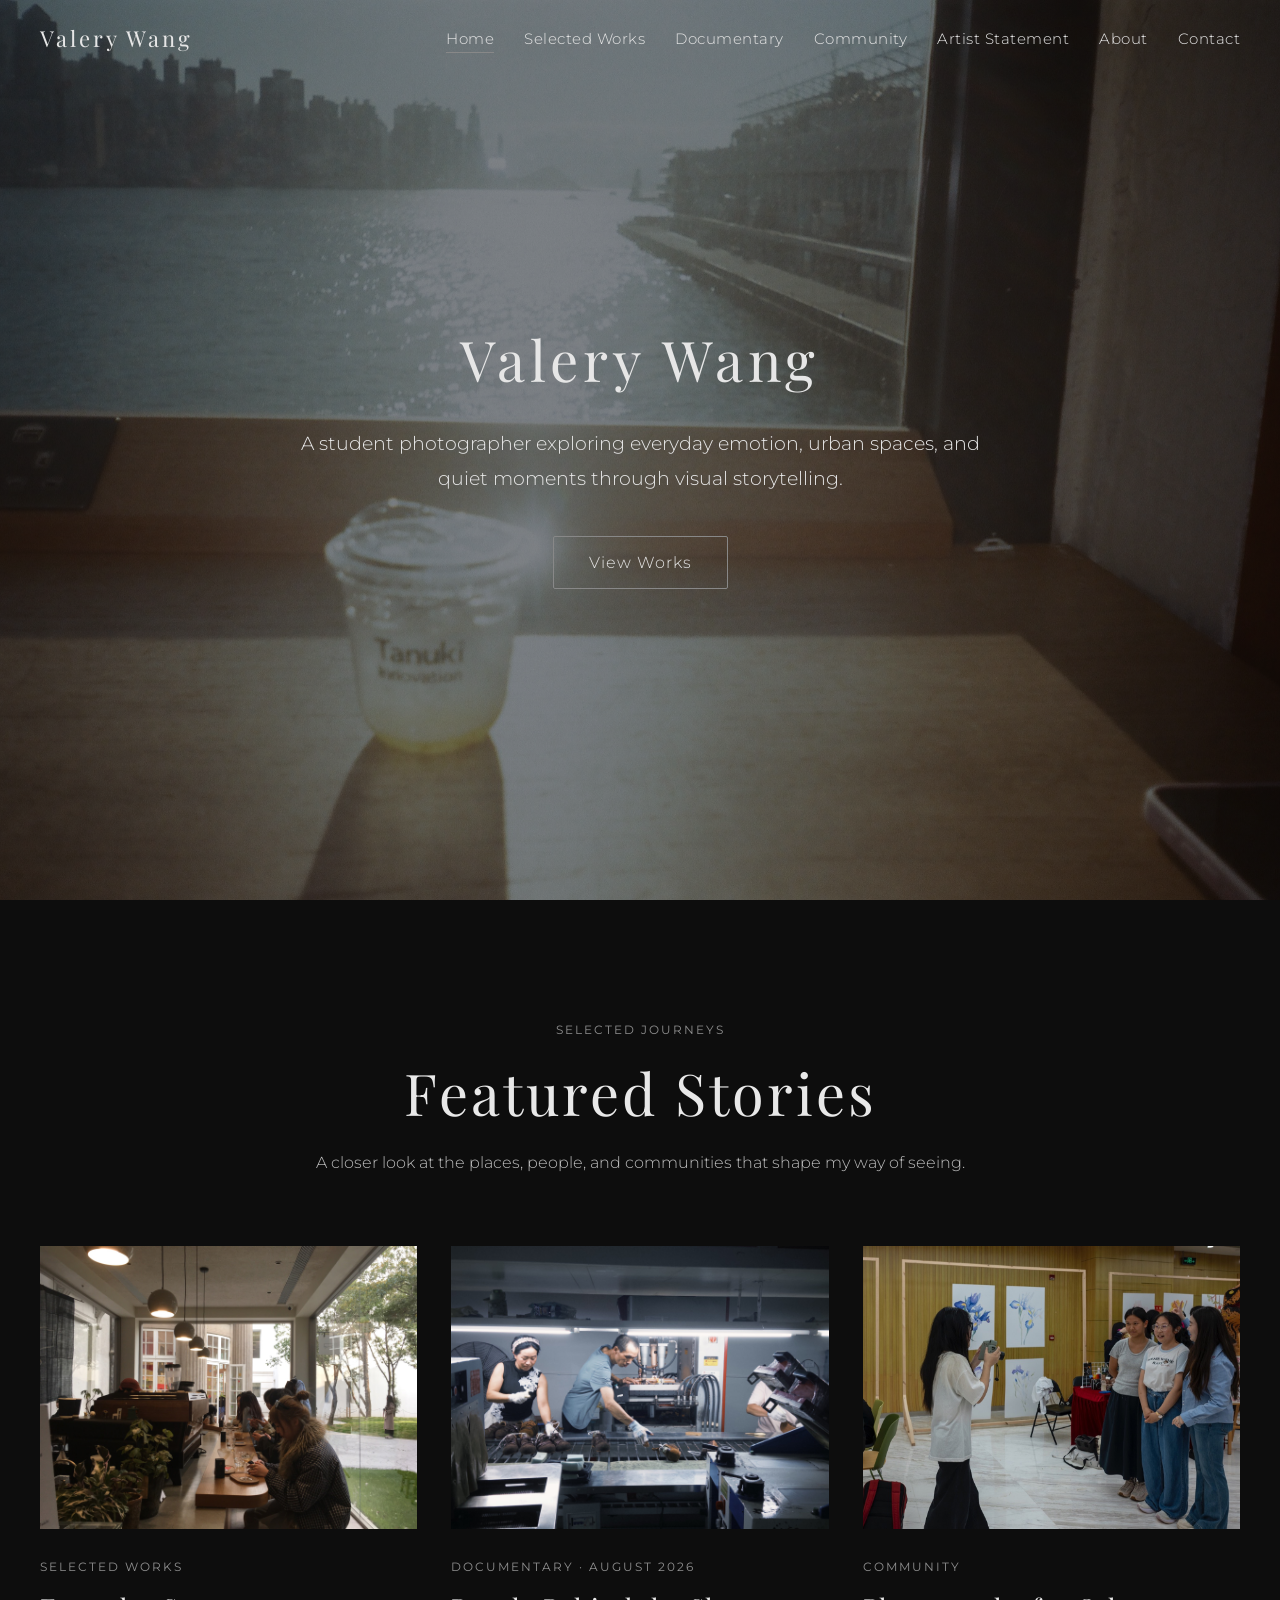
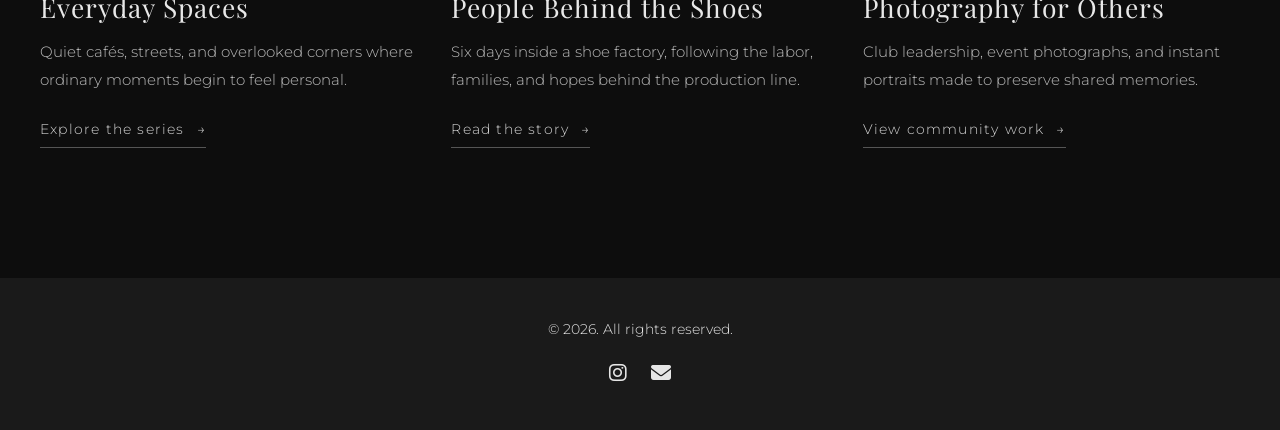
<file: index.html>
<!DOCTYPE html>
<html lang="en">
<head>
    <meta charset="UTF-8">
    <meta name="viewport" content="width=device-width, initial-scale=1.0">
    <title>Valery Wang | Photography Portfolio</title>
    <meta name="description" content="A student photographer exploring everyday emotion, urban spaces, and quiet moments through visual storytelling.">
    <link rel="canonical" href="https://wangyinan0829.github.io/">
    <meta property="og:type" content="website">
    <meta property="og:site_name" content="Valery Wang Photography">
    <meta property="og:title" content="Valery Wang | Photography Portfolio">
    <meta property="og:description" content="Everyday emotion, urban spaces, and quiet moments through visual storytelling.">
    <meta property="og:url" content="https://wangyinan0829.github.io/">
    <meta property="og:image" content="https://wangyinan0829.github.io/images/Everyday%20Spaces/2025-10-07%20230908-optimized.jpg">
    <meta name="twitter:card" content="summary_large_image">
    <meta name="twitter:title" content="Valery Wang | Photography Portfolio">
    <meta name="twitter:description" content="Everyday emotion, urban spaces, and quiet moments through visual storytelling.">
    <meta name="twitter:image" content="https://wangyinan0829.github.io/images/Everyday%20Spaces/2025-10-07%20230908-optimized.jpg">
    
    <link rel="icon" href="./favicon/favicon-32x32.png" sizes="32x32">
    <link rel="apple-touch-icon" href="./favicon/favicon-apple-32x32.png">

    <link rel="preconnect" href="https://fonts.googleapis.com">
    <link rel="preconnect" href="https://fonts.gstatic.com" crossorigin>
    <link href="https://fonts.googleapis.com/css2?family=Montserrat:wght@300;400;700&family=Playfair+Display:wght@400;500;600;700&display=swap" rel="stylesheet">
    
    <link rel="stylesheet" href="./css/style.css?v=20260831-4">
    
    <link rel="stylesheet" href="https://cdn.bootcdn.net/ajax/libs/font-awesome/6.5.2/css/all.min.css" crossorigin="anonymous" referrerpolicy="no-referrer" />
    <link href="https://cdn.bootcdn.net/ajax/libs/aos/2.3.1/aos.css" rel="stylesheet">
</head>
<body>
    <a class="skip-link" href="#main-content">Skip to content</a>

    <header class="main-header">
        <div class="logo">
            <a href="./index.html">
                <span class="site-name">Valery Wang</span>
            </a>
        </div>
        <nav class="main-nav" id="main-navigation" aria-label="Primary navigation">
            <ul>
                <li><a href="index.html" class="active" aria-current="page">Home</a></li>
                <li><a href="works.html">Selected Works</a></li>
                <li><a href="documentary.html">Documentary</a></li>
                <li><a href="community.html">Community</a></li>
                <li><a href="statement.html">Artist Statement</a></li>
                <li><a href="about.html">About</a></li>
                <li><a href="contact.html">Contact</a></li>
            </ul>
        </nav>
        <button class="menu-toggle" aria-label="Open menu" aria-controls="main-navigation" aria-expanded="false">
            <span class="hamburger"></span>
        </button>
    </header>

    <main class="main-content" id="main-content">
        <section class="hero-section">
            <h1 class="hero-title" data-aos="fade-down">Valery Wang</h1>
            <p class="hero-subtitle" data-aos="fade-up" data-aos-delay="200">A student photographer exploring everyday emotion, urban spaces, and quiet moments through visual storytelling.</p>
            <a href="works.html" class="btn" data-aos="zoom-in" data-aos-delay="400">View Works</a>
        </section>

        <section class="home-stories" aria-labelledby="home-stories-title">
            <div class="home-stories-header" data-aos="fade-up">
                <p class="home-stories-kicker">SELECTED JOURNEYS</p>
                <h2 id="home-stories-title">Featured Stories</h2>
                <p>A closer look at the places, people, and communities that shape my way of seeing.</p>
            </div>

            <div class="home-story-grid">
                <article class="home-story-card" data-aos="fade-up">
                    <a class="home-story-image" href="works.html" aria-label="Explore Selected Works">
                        <img src="./images/Everyday Spaces/2025-10-07 230614-home.jpg" alt="People seated along a shared table inside a glass-walled café" width="1600" height="1200" loading="lazy" decoding="async">
                    </a>
                    <p class="home-story-meta">SELECTED WORKS</p>
                    <h3><a href="works.html">Everyday Spaces</a></h3>
                    <p>Quiet cafés, streets, and overlooked corners where ordinary moments begin to feel personal.</p>
                    <a class="project-text-link" href="works.html">Explore the series <span aria-hidden="true">→</span></a>
                </article>

                <article class="home-story-card" data-aos="fade-up" data-aos-delay="120">
                    <a class="home-story-image" href="documentary.html" aria-label="Read People Behind the Shoes">
                        <img src="./images/nav/2-home.jpg" alt="Workers making shoes along a crowded factory production line" width="1600" height="1200" loading="lazy" decoding="async">
                    </a>
                    <p class="home-story-meta">DOCUMENTARY · AUGUST 2026</p>
                    <h3><a href="documentary.html">People Behind the Shoes</a></h3>
                    <p>Six days inside a shoe factory, following the labor, families, and hopes behind the production line.</p>
                    <a class="project-text-link" href="documentary.html">Read the story <span aria-hidden="true">→</span></a>
                </article>

                <article class="home-story-card" data-aos="fade-up" data-aos-delay="240">
                    <a class="home-story-image" href="community.html" aria-label="Explore Community Through Photography">
                        <img src="./images/community/Photography3-home.jpg" alt="Students visiting a photography club exhibition" width="1600" height="884" loading="lazy" decoding="async">
                    </a>
                    <p class="home-story-meta">COMMUNITY</p>
                    <h3><a href="community.html">Photography for Others</a></h3>
                    <p>Club leadership, event photographs, and instant portraits made to preserve shared memories.</p>
                    <a class="project-text-link" href="community.html">View community work <span aria-hidden="true">→</span></a>
                </article>
            </div>
        </section>
    </main>

    <footer class="main-footer">
        <p>&copy; 2026. All rights reserved.</p>
        <div class="social-links">
            <a href="https://www.instagram.com/viennawyn0829/" aria-label="Valery Wang on Instagram" target="_blank" rel="noopener noreferrer"><i class="fab fa-instagram"></i></a>
            <a href="mailto:viennawyn19@icloud.com" aria-label="Email Valery Wang"><i class="fas fa-envelope"></i></a>
        </div>
    </footer>

    <script src="js/main.js?v=20260831-2"></script>
    <script src="https://cdn.bootcdn.net/ajax/libs/aos/2.3.1/aos.js"></script>
    <script>
        AOS.init();
    </script>
</body>
</html>
</file>
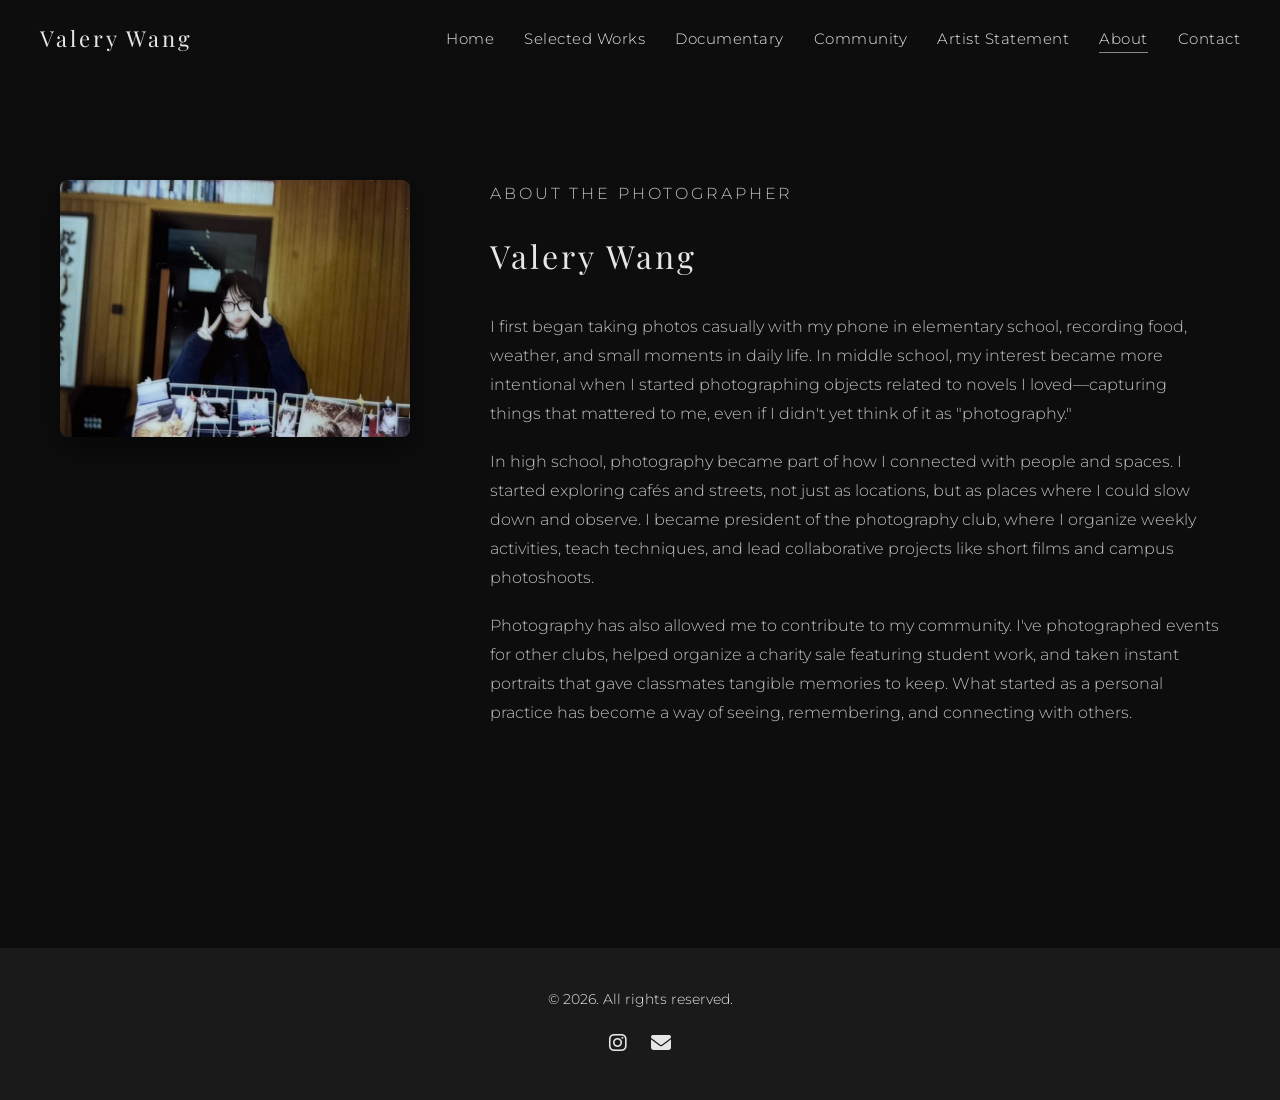
<file: about.html>
<!DOCTYPE html>
<html lang="en">
<head>
    <meta charset="UTF-8">
    <meta name="viewport" content="width=device-width, initial-scale=1.0">
    <title>About | Valery Wang</title>
    <meta name="description" content="My journey from casual phone photography to intentional visual storytelling and community leadership.">
    <link rel="canonical" href="https://wangyinan0829.github.io/about.html">
    <meta property="og:type" content="profile">
    <meta property="og:site_name" content="Valery Wang Photography">
    <meta property="og:title" content="About Valery Wang">
    <meta property="og:description" content="From casual phone photography to intentional visual storytelling and community leadership.">
    <meta property="og:url" content="https://wangyinan0829.github.io/about.html">
    <meta property="og:image" content="https://wangyinan0829.github.io/images/Foto.jpg">
    <meta name="twitter:card" content="summary_large_image">
    <meta name="twitter:title" content="About Valery Wang">
    <meta name="twitter:description" content="From casual phone photography to intentional visual storytelling and community leadership.">
    <meta name="twitter:image" content="https://wangyinan0829.github.io/images/Foto.jpg">
    
    <link rel="icon" href="./favicon/favicon-32x32.png" sizes="32x32">
    <link rel="apple-touch-icon" href="./favicon/favicon-apple-32x32.png">

    <link rel="preconnect" href="https://fonts.googleapis.com">
    <link rel="preconnect" href="https://fonts.gstatic.com" crossorigin>
    <link href="https://fonts.googleapis.com/css2?family=Montserrat:wght@300;400;700&family=Playfair+Display:wght@400;500;600;700&display=swap" rel="stylesheet">
    
    <link rel="stylesheet" href="./css/style.css?v=20260831-4">
    
    <link rel="stylesheet" href="https://cdn.bootcdn.net/ajax/libs/font-awesome/6.5.2/css/all.min.css" crossorigin="anonymous" referrerpolicy="no-referrer" />
    <link href="https://cdn.bootcdn.net/ajax/libs/aos/2.3.1/aos.css" rel="stylesheet">
</head>
<body>
    <a class="skip-link" href="#main-content">Skip to content</a>

    <header class="main-header">
        <div class="logo">
            <a href="./index.html">
                <span class="site-name">Valery Wang</span>
            </a>
        </div>
        <nav class="main-nav" id="main-navigation" aria-label="Primary navigation">
            <ul>
                <li><a href="index.html">Home</a></li>
                <li><a href="works.html">Selected Works</a></li>
                <li><a href="documentary.html">Documentary</a></li>
                <li><a href="community.html">Community</a></li>
                <li><a href="statement.html">Artist Statement</a></li>
                <li><a href="about.html" class="active" aria-current="page">About</a></li>
                <li><a href="contact.html">Contact</a></li>
            </ul>
        </nav>
        <button class="menu-toggle" aria-label="Open menu" aria-controls="main-navigation" aria-expanded="false">
            <span class="hamburger"></span>
        </button>
    </header>

    <main class="main-content" id="main-content">
        <section class="about-section">
            <div class="about-container">
                <div class="about-photo" data-aos="zoom-in-up" data-aos-duration="800">
                    <img src="./images/Foto.jpg" alt="A photo of the photographer">
                </div>
                <div class="about-text" data-aos="fade-left" data-aos-delay="200">
                    <p class="about-kicker">ABOUT THE PHOTOGRAPHER</p>
                    <h1>Valery Wang</h1>
                    <p data-aos="fade-left" data-aos-delay="400">I first began taking photos casually with my phone in elementary school, recording food, weather, and small moments in daily life. In middle school, my interest became more intentional when I started photographing objects related to novels I loved—capturing things that mattered to me, even if I didn't yet think of it as "photography."</p>
                    <p data-aos="fade-left" data-aos-delay="600">In high school, photography became part of how I connected with people and spaces. I started exploring cafés and streets, not just as locations, but as places where I could slow down and observe. I became president of the photography club, where I organize weekly activities, teach techniques, and lead collaborative projects like short films and campus photoshoots.</p>
                    <p data-aos="fade-left" data-aos-delay="800">Photography has also allowed me to contribute to my community. I've photographed events for other clubs, helped organize a charity sale featuring student work, and taken instant portraits that gave classmates tangible memories to keep. What started as a personal practice has become a way of seeing, remembering, and connecting with others.</p>
                </div>
            </div>
        </section>
    </main>

    <footer class="main-footer">
        <p>&copy; 2026. All rights reserved.</p>
        <div class="social-links">
            <a href="https://www.instagram.com/viennawyn0829/" aria-label="Valery Wang on Instagram" target="_blank" rel="noopener noreferrer"><i class="fab fa-instagram"></i></a>
            <a href="mailto:viennawyn19@icloud.com" aria-label="Email Valery Wang"><i class="fas fa-envelope"></i></a>
        </div>
    </footer>

    <script src="js/main.js?v=20260831-2"></script>
    <script src="https://cdn.bootcdn.net/ajax/libs/aos/2.3.1/aos.js"></script>
    <script>
        AOS.init();
    </script>
</body>
</html>
</file>
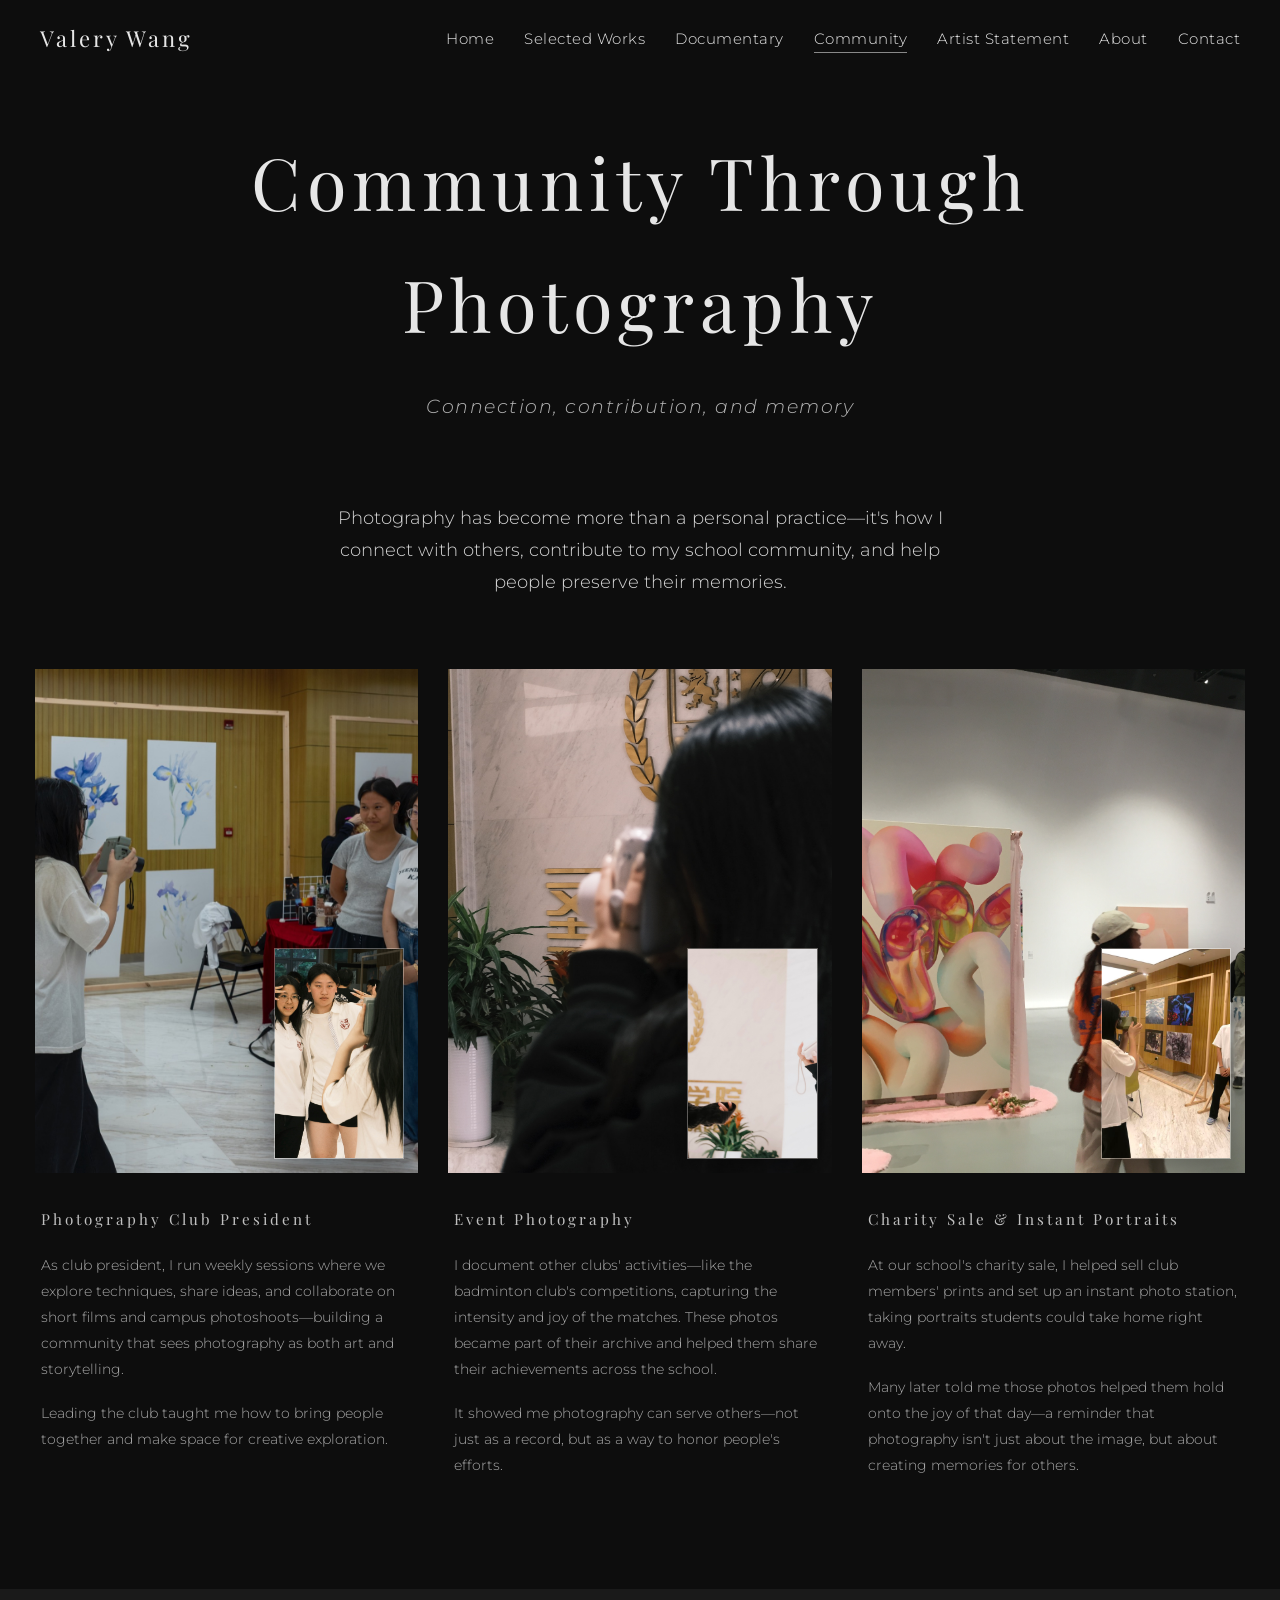
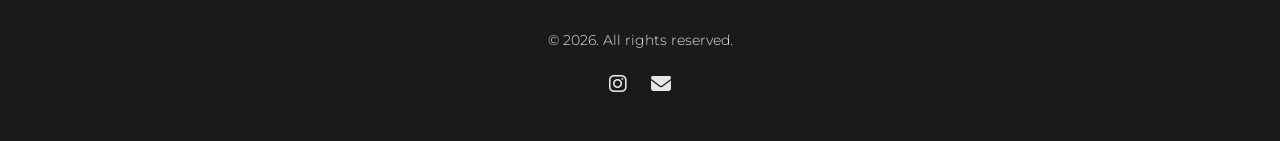
<file: community.html>
<!DOCTYPE html>
<html lang="en">
<head>
    <meta charset="UTF-8">
    <meta name="viewport" content="width=device-width, initial-scale=1.0">
    <title>Community | Valery Wang</title>
    <meta name="description" content="Photography club leadership, community events, and using photography to connect with others.">
    <link rel="canonical" href="https://wangyinan0829.github.io/community.html">
    <meta property="og:type" content="website">
    <meta property="og:site_name" content="Valery Wang Photography">
    <meta property="og:title" content="Community Through Photography | Valery Wang">
    <meta property="og:description" content="Photography club leadership, community events, and using photography to connect with others.">
    <meta property="og:url" content="https://wangyinan0829.github.io/community.html">
    <meta property="og:image" content="https://wangyinan0829.github.io/images/community/Photography3-optimized.jpg">
    <meta name="twitter:card" content="summary_large_image">
    <meta name="twitter:title" content="Community Through Photography | Valery Wang">
    <meta name="twitter:description" content="Photography as a way to contribute, connect, and preserve shared memories.">
    <meta name="twitter:image" content="https://wangyinan0829.github.io/images/community/Photography3-optimized.jpg">
    
    <link rel="icon" href="./favicon/favicon-32x32.png" sizes="32x32">
    <link rel="apple-touch-icon" href="./favicon/favicon-apple-32x32.png">

    <link rel="preconnect" href="https://fonts.googleapis.com">
    <link rel="preconnect" href="https://fonts.gstatic.com" crossorigin>
    <link href="https://fonts.googleapis.com/css2?family=Montserrat:wght@300;400;700&family=Playfair+Display:wght@400;500;600;700&display=swap" rel="stylesheet">
    
    <link rel="stylesheet" href="./css/style.css?v=20260831-4">
    
    <link rel="stylesheet" href="https://cdn.bootcdn.net/ajax/libs/font-awesome/6.5.2/css/all.min.css" crossorigin="anonymous" referrerpolicy="no-referrer" />
    <link href="https://cdn.bootcdn.net/ajax/libs/aos/2.3.1/aos.css" rel="stylesheet">
</head>
<body>
    <a class="skip-link" href="#main-content">Skip to content</a>

    <header class="main-header">
        <div class="logo">
            <a href="./index.html">
                <span class="site-name">Valery Wang</span>
            </a>
        </div>
        <nav class="main-nav" id="main-navigation" aria-label="Primary navigation">
            <ul>
                <li><a href="index.html">Home</a></li>
                <li><a href="works.html">Selected Works</a></li>
                <li><a href="documentary.html">Documentary</a></li>
                <li><a href="community.html" class="active" aria-current="page">Community</a></li>
                <li><a href="statement.html">Artist Statement</a></li>
                <li><a href="about.html">About</a></li>
                <li><a href="contact.html">Contact</a></li>
            </ul>
        </nav>
        <button class="menu-toggle" aria-label="Open menu" aria-controls="main-navigation" aria-expanded="false">
            <span class="hamburger"></span>
        </button>
    </header>

    <main class="main-content" id="main-content">
        <section class="community-section">
            <div class="page-header">
                <h1 class="page-main-title">Community Through Photography</h1>
                <p class="page-subtitle">Connection, contribution, and memory</p>
            </div>
            
            <div class="community-intro">
                <p>Photography has become more than a personal practice—it's how I connect with others, contribute to my school community, and help people preserve their memories.</p>
            </div>

            <div class="community-container">
                <div class="community-block">
                    <div class="community-gallery-carousel">
                        <img src="./images/community/Photography3-optimized.jpg" alt="Photography club exhibition" class="carousel-img active" loading="lazy" decoding="async">
                        <img src="./images/community/Photography2.jpg" alt="Photography club group photo" class="carousel-img" loading="lazy" decoding="async">
                    </div>
                    <div class="community-text-content">
                        <h2>Photography Club President</h2>
                        <p>As club president, I run weekly sessions where we explore techniques, share ideas, and collaborate on short films and campus photoshoots—building a community that sees photography as both art and storytelling.</p>
                        <p>Leading the club taught me how to bring people together and make space for creative exploration.</p>
                    </div>
                </div>

                <div class="community-block">
                    <div class="community-gallery-carousel">
                        <img src="./images/community/Photography4.jpg" alt="Exhibition display" class="carousel-img active" loading="lazy" decoding="async">
                        <img src="./images/community/Photography1.jpg" alt="Event activity documentation" class="carousel-img" loading="lazy" decoding="async">
                    </div>
                    <div class="community-text-content">
                        <h2>Event Photography</h2>
                        <p>I document other clubs' activities—like the badminton club's competitions, capturing the intensity and joy of the matches. These photos became part of their archive and helped them share their achievements across the school.</p>
                        <p>It showed me photography can serve others—not just as a record, but as a way to honor people's efforts.</p>
                    </div>
                </div>

                <div class="community-block">
                    <div class="community-gallery-carousel">
                        <img src="./images/community/Charity1.jpg" alt="Instant photo station" class="carousel-img active" loading="lazy" decoding="async">
                        <img src="./images/community/Photography5.jpg" alt="Student portrait moment" class="carousel-img" loading="lazy" decoding="async">
                    </div>
                    <div class="community-text-content">
                        <h2>Charity Sale & Instant Portraits</h2>
                        <p>At our school's charity sale, I helped sell club members' prints and set up an instant photo station, taking portraits students could take home right away.</p>
                        <p>Many later told me those photos helped them hold onto the joy of that day—a reminder that photography isn't just about the image, but about creating memories for others.</p>
                    </div>
                </div>
            </div>
        </section>
    </main>

    <footer class="main-footer">
        <p>&copy; 2026. All rights reserved.</p>
        <div class="social-links">
            <a href="https://www.instagram.com/viennawyn0829/" aria-label="Valery Wang on Instagram" target="_blank" rel="noopener noreferrer"><i class="fab fa-instagram"></i></a>
            <a href="mailto:viennawyn19@icloud.com" aria-label="Email Valery Wang"><i class="fas fa-envelope"></i></a>
        </div>
    </footer>

    <script src="js/main.js?v=20260831-2"></script>
    <script src="https://cdn.bootcdn.net/ajax/libs/aos/2.3.1/aos.js"></script>
    <script>
        AOS.init();
    </script>
</body>
</html>
</file>
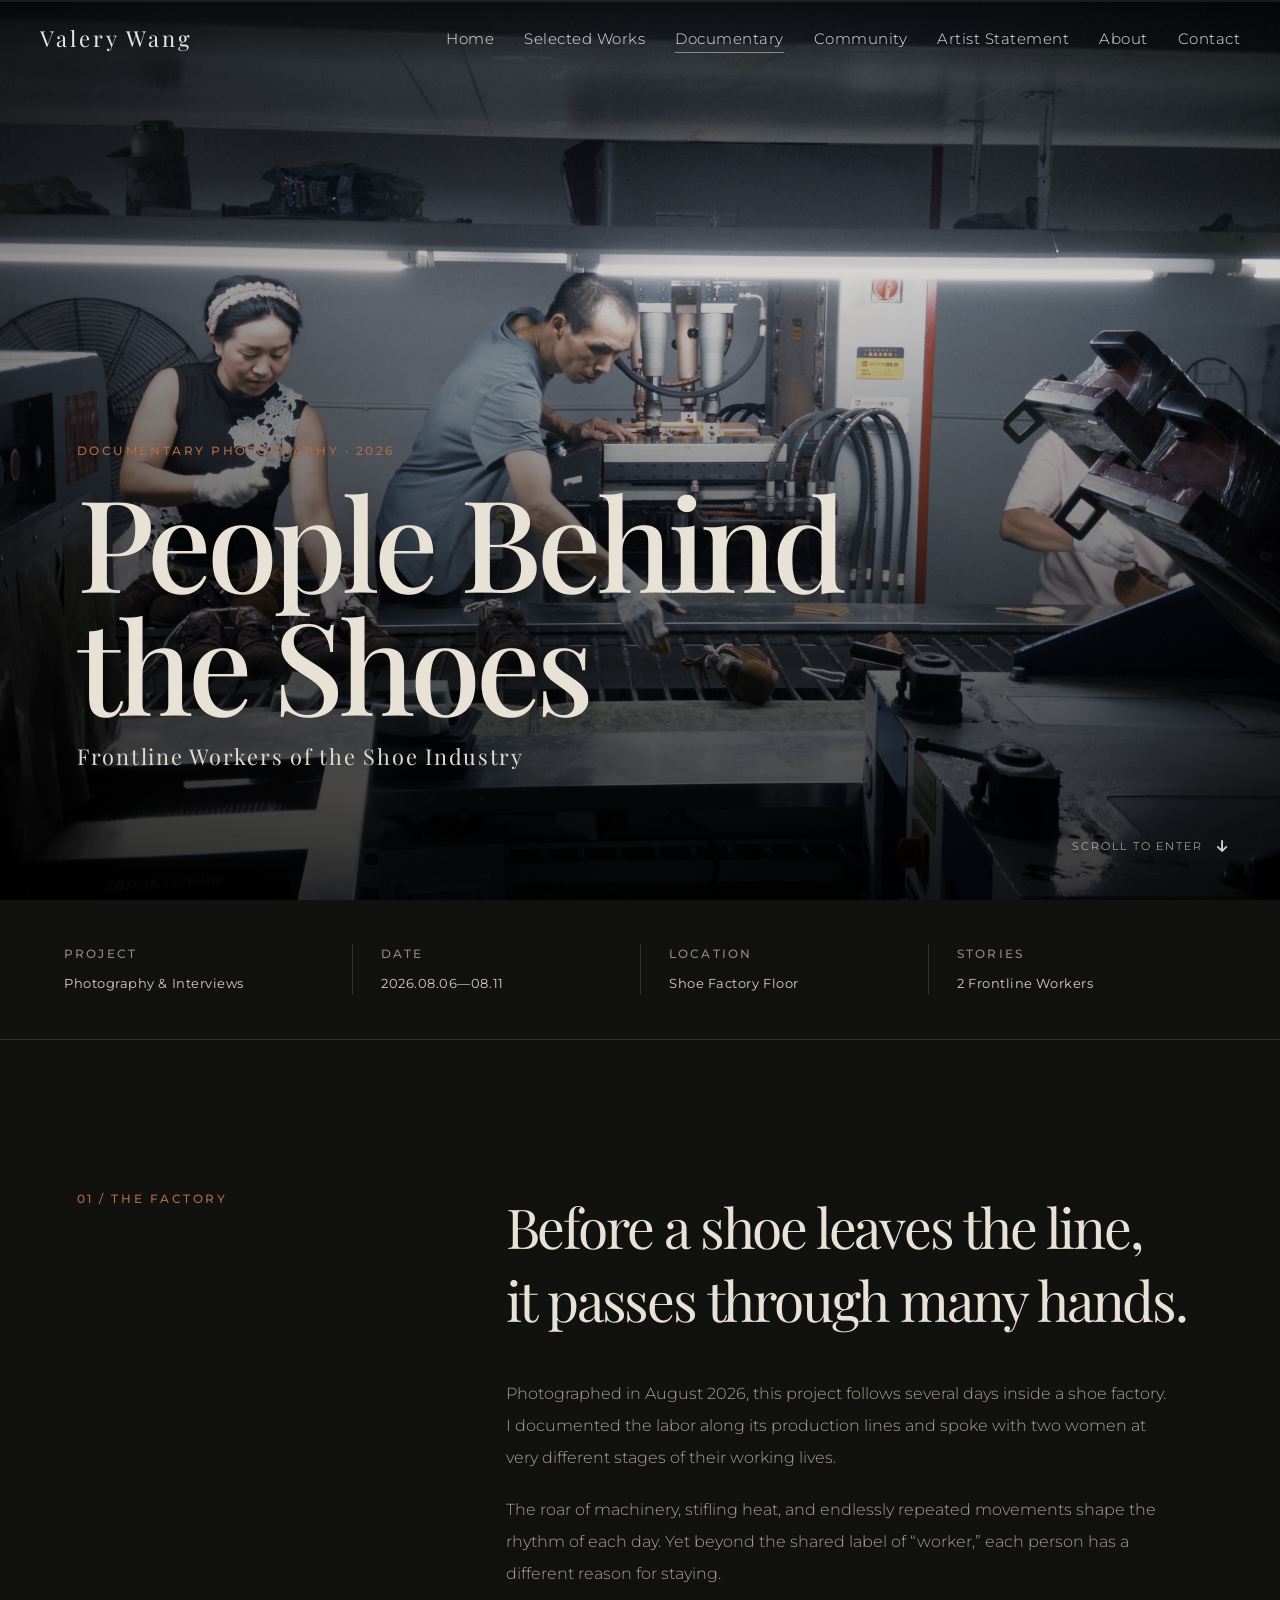
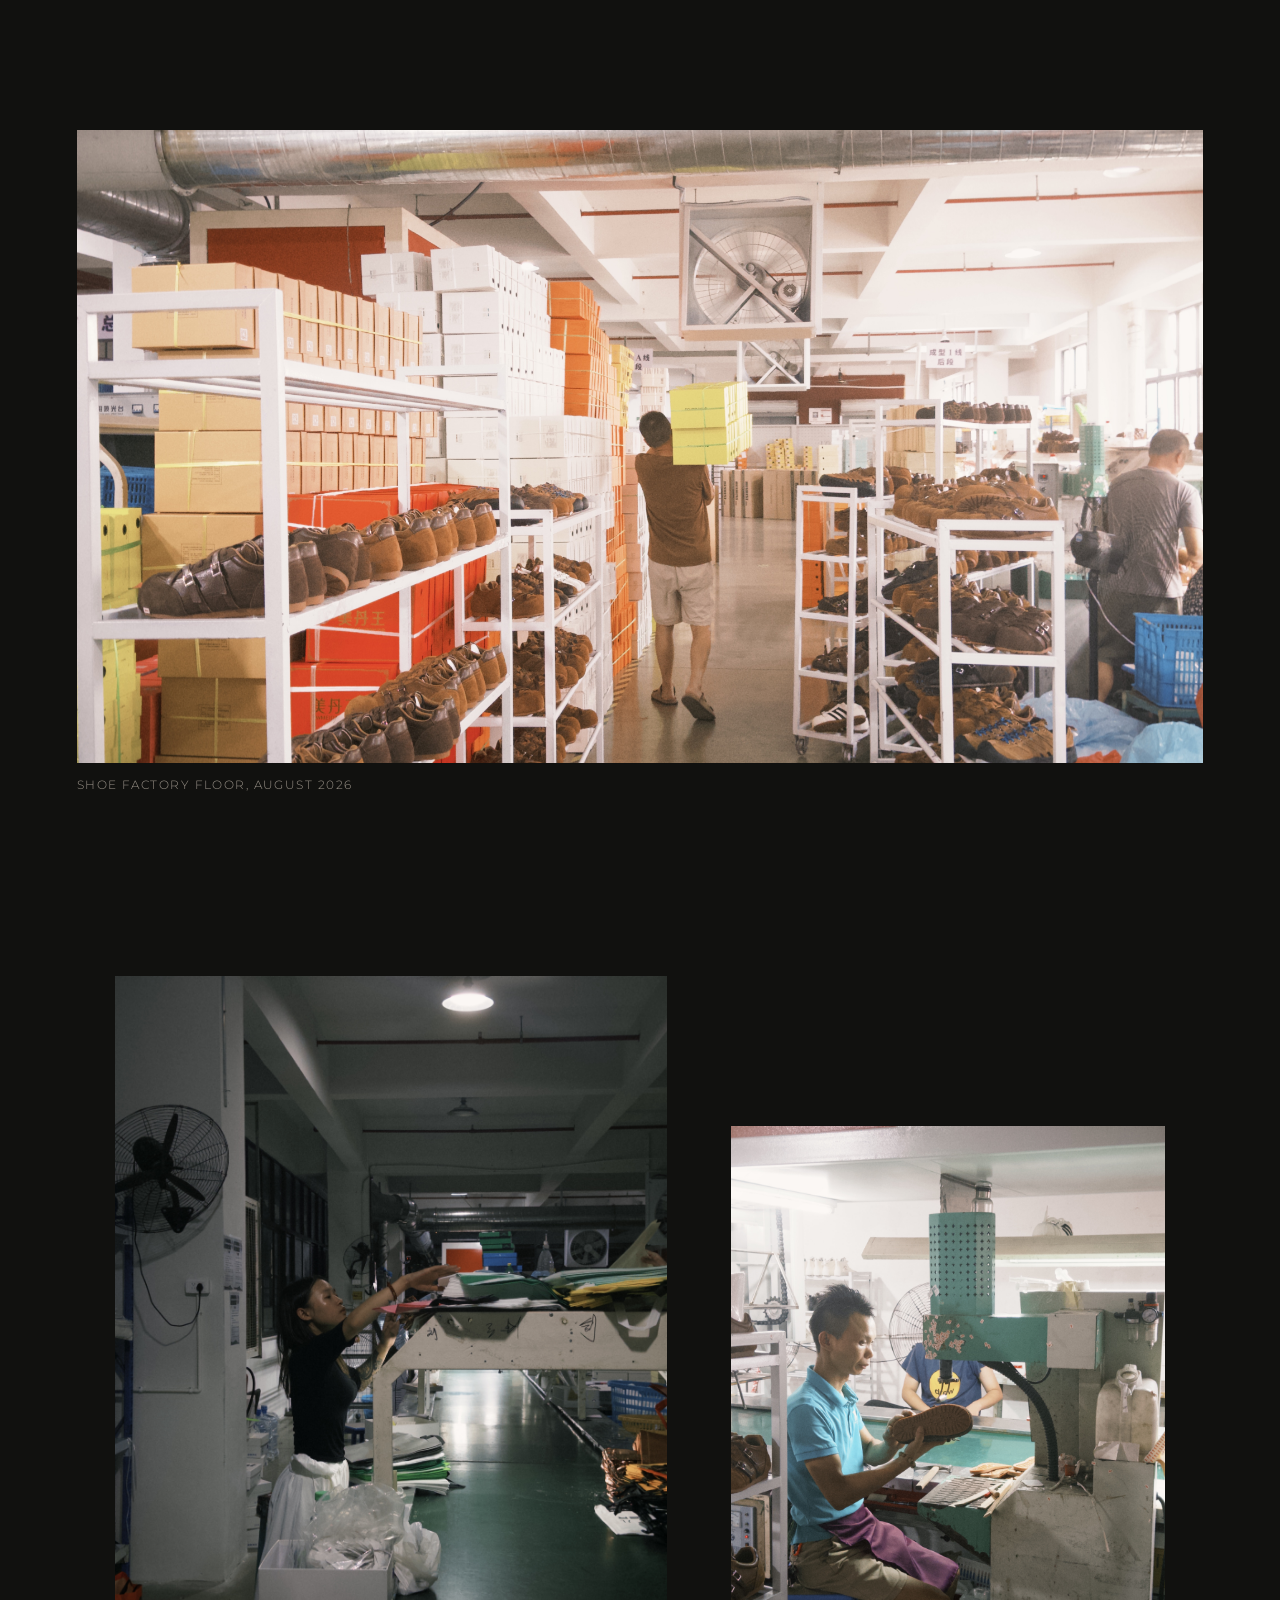
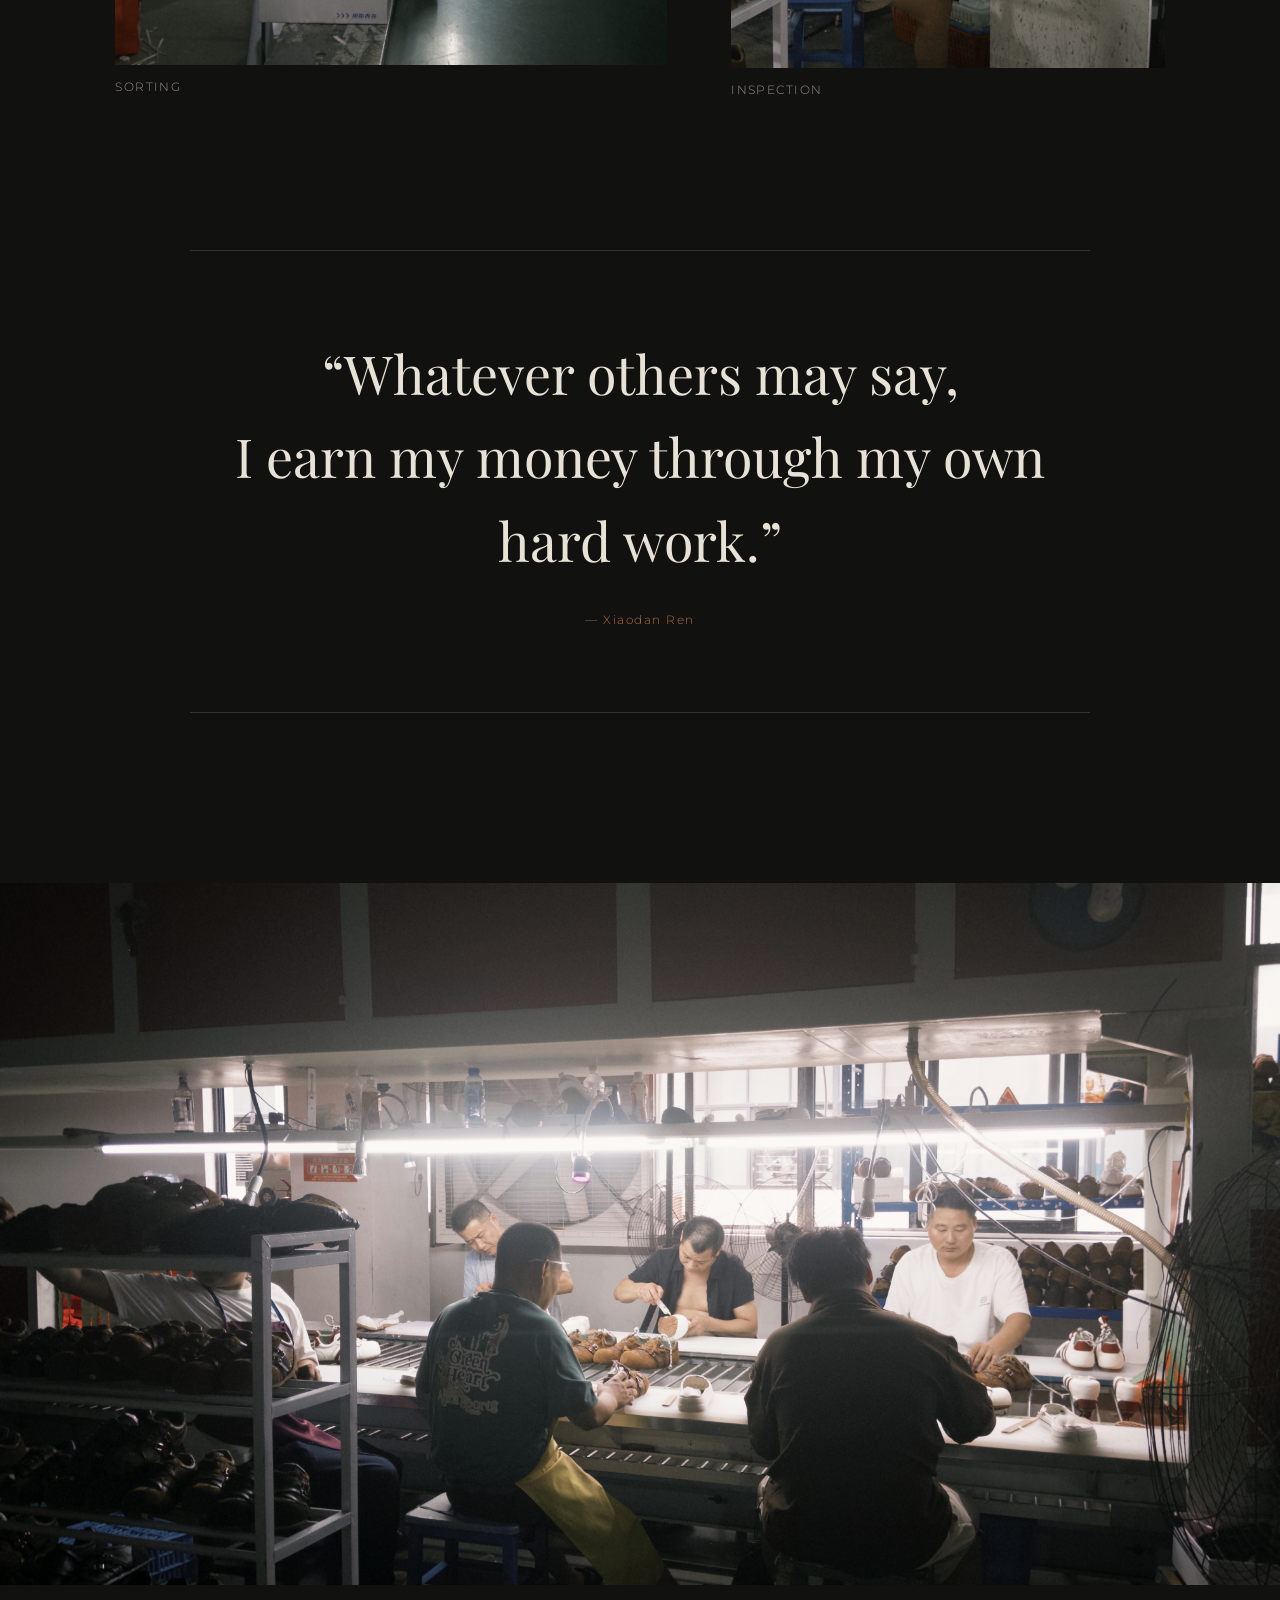
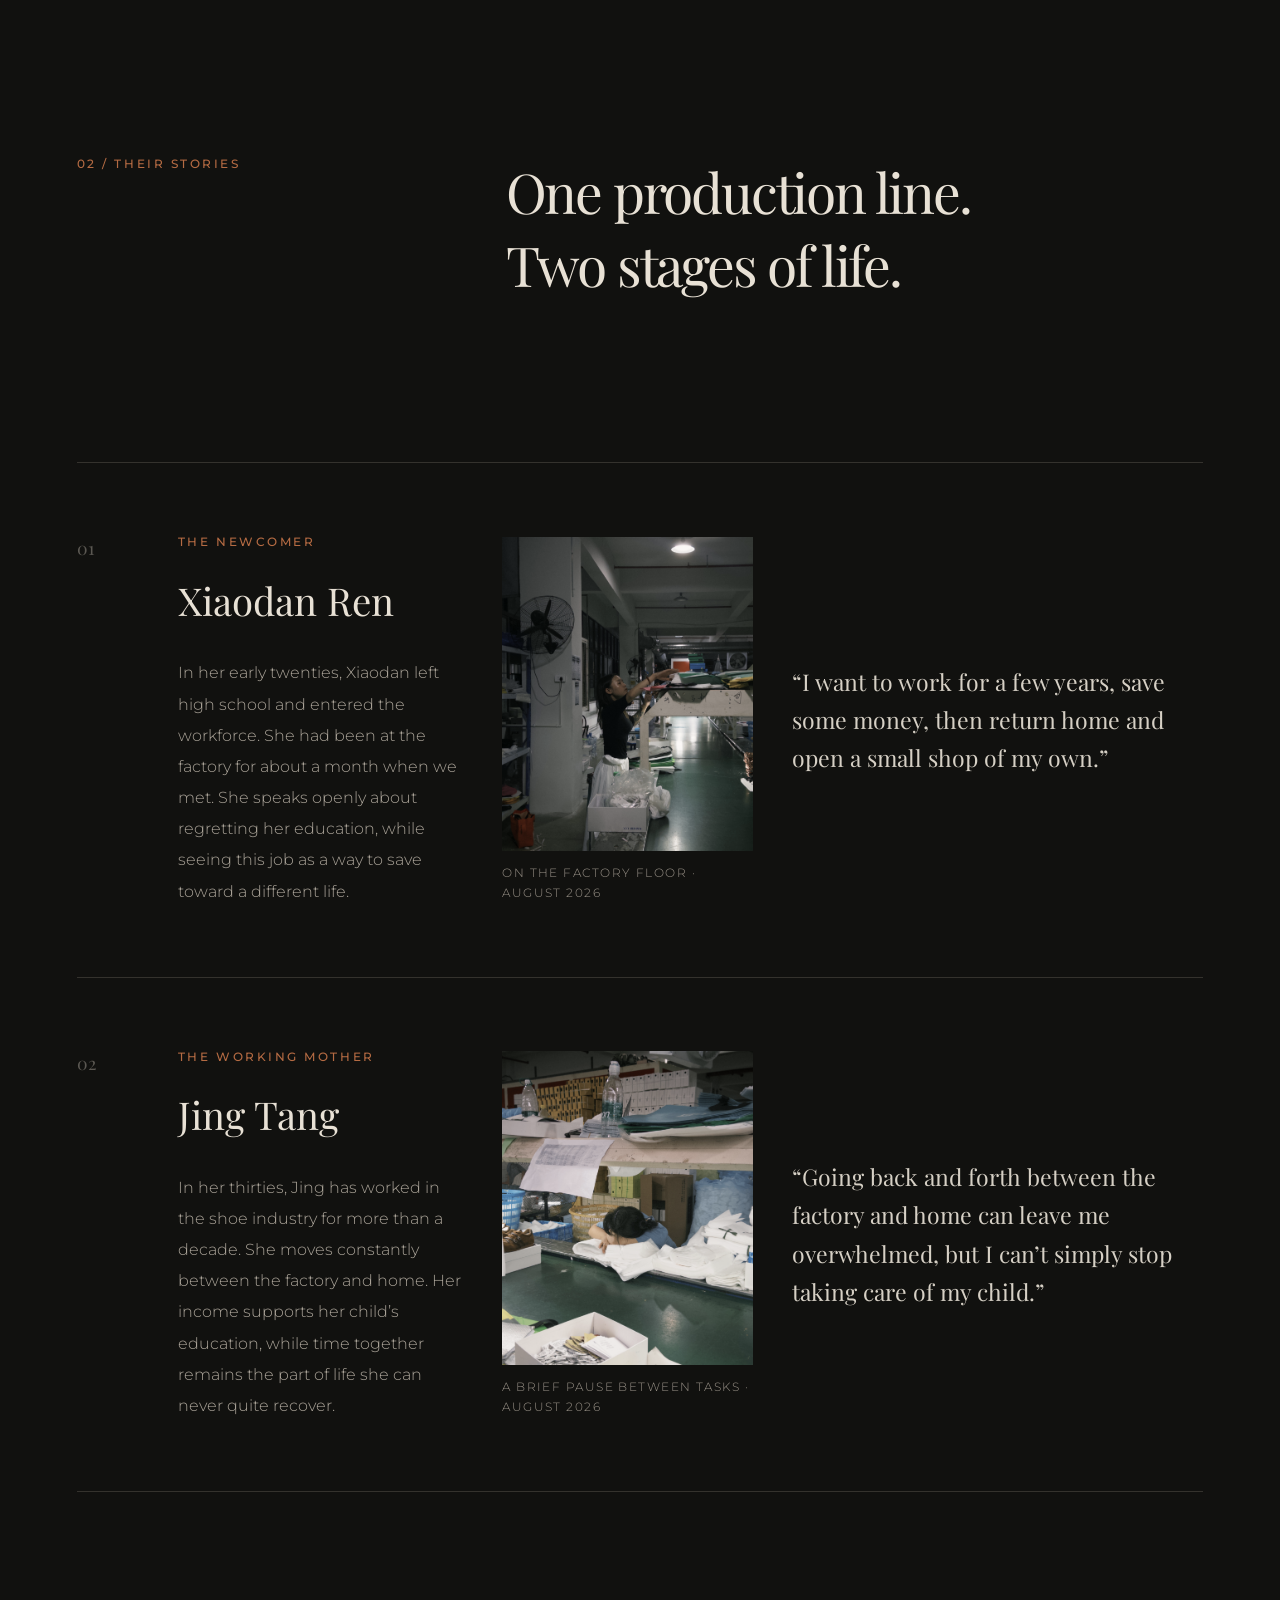
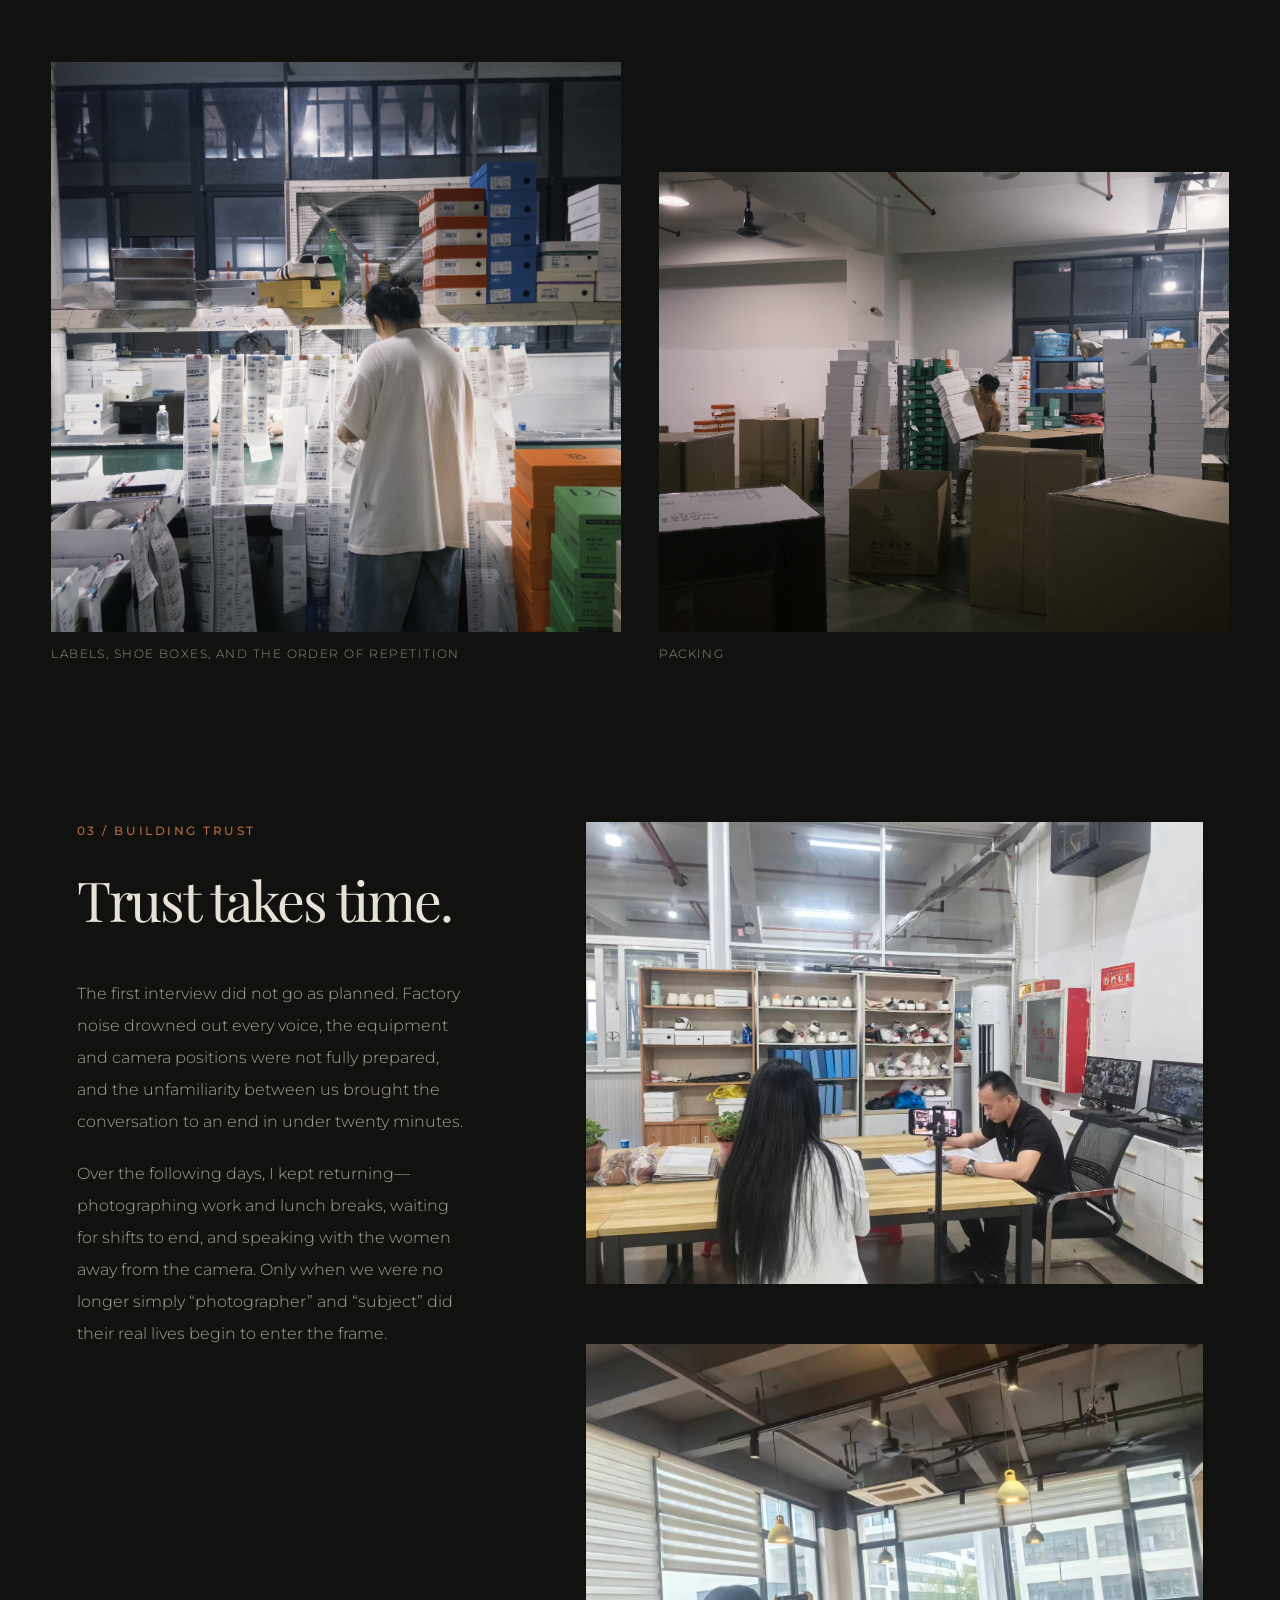
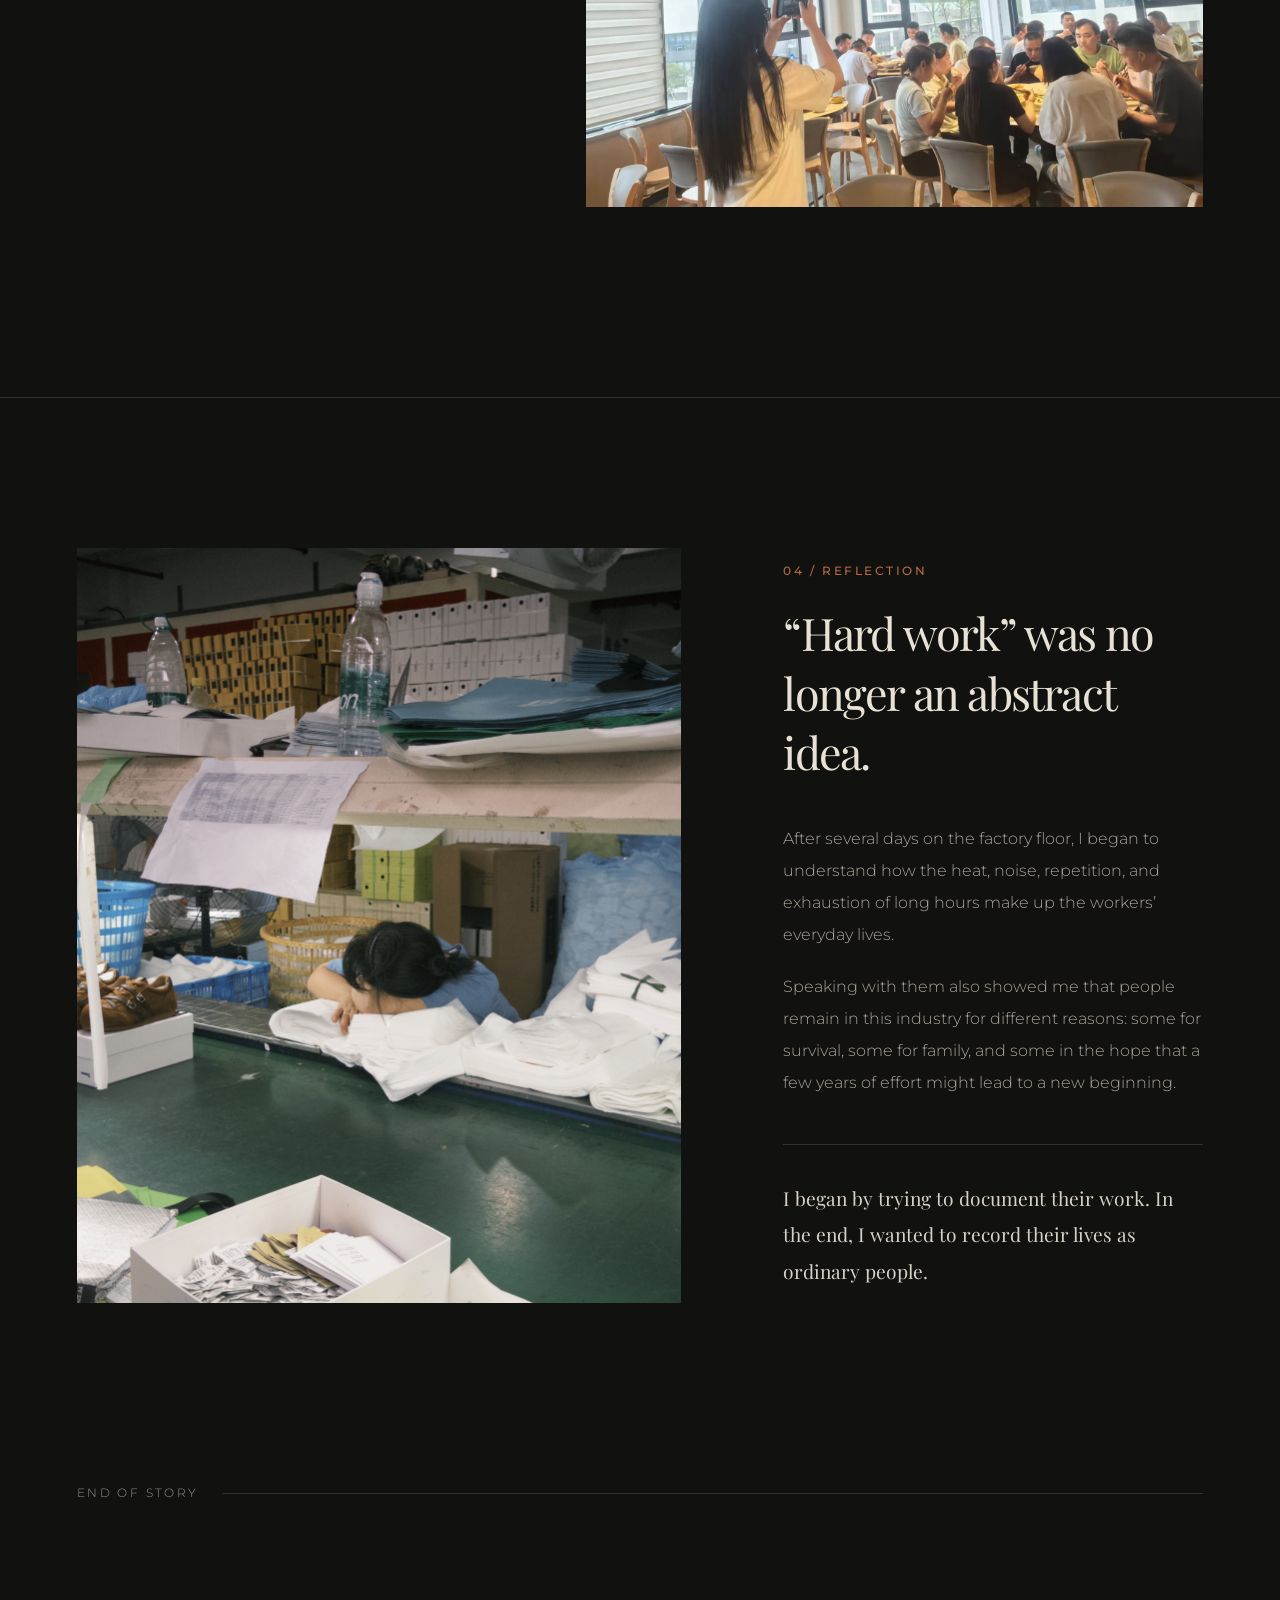
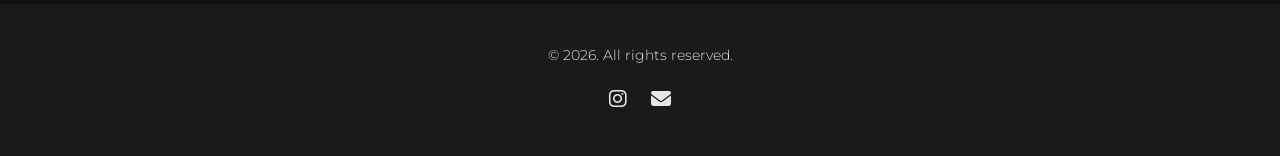
<file: documentary.html>
<!DOCTYPE html>
<html lang="en">
<head>
    <meta charset="UTF-8">
    <meta name="viewport" content="width=device-width, initial-scale=1.0">
    <title>People Behind the Shoes | Valery Wang</title>
    <meta name="description" content="A documentary photography and interview project about the labor, families, and hopes of frontline shoe-factory workers.">
    <link rel="canonical" href="https://wangyinan0829.github.io/documentary.html">
    <meta property="og:type" content="article">
    <meta property="og:site_name" content="Valery Wang Photography">
    <meta property="og:title" content="People Behind the Shoes | Valery Wang">
    <meta property="og:description" content="Six days inside a shoe factory, following the labor, families, and hopes behind the production line.">
    <meta property="og:url" content="https://wangyinan0829.github.io/documentary.html">
    <meta property="og:image" content="https://wangyinan0829.github.io/images/nav/2.jpg">
    <meta name="twitter:card" content="summary_large_image">
    <meta name="twitter:title" content="People Behind the Shoes | Valery Wang">
    <meta name="twitter:description" content="Six days inside a shoe factory, following the lives behind the production line.">
    <meta name="twitter:image" content="https://wangyinan0829.github.io/images/nav/2.jpg">

    <link rel="icon" href="./favicon/favicon-32x32.png" sizes="32x32">
    <link rel="apple-touch-icon" href="./favicon/favicon-apple-32x32.png">

    <link rel="preconnect" href="https://fonts.googleapis.com">
    <link rel="preconnect" href="https://fonts.gstatic.com" crossorigin>
    <link href="https://fonts.googleapis.com/css2?family=Montserrat:wght@300;400;500&family=Playfair+Display:wght@400;500;600&display=swap" rel="stylesheet">

    <link rel="stylesheet" href="./css/style.css?v=20260831-4">
    <link rel="stylesheet" href="https://cdn.bootcdn.net/ajax/libs/font-awesome/6.5.2/css/all.min.css" crossorigin="anonymous" referrerpolicy="no-referrer">
    <link href="https://cdn.bootcdn.net/ajax/libs/aos/2.3.1/aos.css" rel="stylesheet">
</head>
<body class="documentary-page">
    <a class="skip-link" href="#main-content">Skip to content</a>
    <header class="main-header documentary-header">
        <div class="logo">
            <a href="./index.html"><span class="site-name">Valery Wang</span></a>
        </div>
        <nav class="main-nav" id="main-navigation" aria-label="Primary navigation">
            <ul>
                <li><a href="index.html">Home</a></li>
                <li><a href="works.html">Selected Works</a></li>
                <li><a href="documentary.html" class="active" aria-current="page">Documentary</a></li>
                <li><a href="community.html">Community</a></li>
                <li><a href="statement.html">Artist Statement</a></li>
                <li><a href="about.html">About</a></li>
                <li><a href="contact.html">Contact</a></li>
            </ul>
        </nav>
        <button class="menu-toggle" aria-label="Open menu" aria-controls="main-navigation" aria-expanded="false">
            <span class="hamburger"></span>
        </button>
    </header>

    <div class="documentary-reading-progress" aria-hidden="true">
        <span></span>
    </div>

    <nav class="documentary-chapter-nav" aria-label="Story chapters">
        <a href="#factory" class="active" aria-current="true" aria-label="Chapter 1: The Factory">
            <span class="chapter-number">01</span>
            <span class="chapter-name">The Factory</span>
        </a>
        <a href="#stories" aria-label="Chapter 2: Their Stories">
            <span class="chapter-number">02</span>
            <span class="chapter-name">Their Stories</span>
        </a>
        <a href="#trust" aria-label="Chapter 3: Building Trust">
            <span class="chapter-number">03</span>
            <span class="chapter-name">Building Trust</span>
        </a>
        <a href="#reflection" aria-label="Chapter 4: Reflection">
            <span class="chapter-number">04</span>
            <span class="chapter-name">Reflection</span>
        </a>
    </nav>

    <main id="main-content">
        <section class="documentary-hero" aria-labelledby="documentary-title">
            <img src="./images/nav/2.jpg" alt="Workers making shoes on a factory production line" fetchpriority="high">
            <div class="documentary-hero-shade"></div>
            <div class="documentary-hero-content">
                <p class="documentary-kicker" data-aos="fade-up">Documentary Photography · 2026</p>
                <h1 id="documentary-title" data-aos="fade-up" data-aos-delay="100">People Behind<br>the Shoes</h1>
                <p class="documentary-deck" data-aos="fade-up" data-aos-delay="200">Frontline Workers of the Shoe Industry</p>
            </div>
            <a class="documentary-scroll-cue" href="#project" aria-label="Continue reading the project">
                <span>Scroll to enter</span>
                <i class="fa-solid fa-arrow-down" aria-hidden="true"></i>
            </a>
        </section>

        <section class="documentary-project" id="project">
            <div class="documentary-meta" data-aos="fade-up">
                <div>
                    <span>Project</span>
                    <strong>Photography &amp; Interviews</strong>
                </div>
                <div>
                    <span>Date</span>
                    <strong>2026.08.06—08.11</strong>
                </div>
                <div>
                    <span>Location</span>
                    <strong>Shoe Factory Floor</strong>
                </div>
                <div>
                    <span>Stories</span>
                    <strong>2 Frontline Workers</strong>
                </div>
            </div>

            <div class="documentary-opening" id="factory">
                <p class="documentary-section-no" data-aos="fade-up">01 / The Factory</p>
                <div class="documentary-opening-copy" data-aos="fade-up">
                    <h2>Before a shoe leaves the line,<br>it passes through many hands.</h2>
                    <p>Photographed in August 2026, this project follows several days inside a shoe factory. I documented the labor along its production lines and spoke with two women at very different stages of their working lives.</p>
                    <p>The roar of machinery, stifling heat, and endlessly repeated movements shape the rhythm of each day. Yet beyond the shared label of “worker,” each person has a different reason for staying.</p>
                </div>
            </div>

            <figure class="documentary-wide-frame" data-aos="fade-up">
                <img src="./images/nav/6.jpg" alt="Stacked shoe boxes, racks, and workers moving through a factory floor" loading="lazy">
                <figcaption>Shoe factory floor, August 2026</figcaption>
            </figure>

            <div class="documentary-photo-pair">
                <figure class="documentary-frame documentary-frame-tall" data-aos="fade-up">
                    <img src="./images/nav/3.jpg" alt="A worker sorting materials beside a dimly lit production line" loading="lazy">
                    <figcaption>Sorting</figcaption>
                </figure>
                <figure class="documentary-frame documentary-frame-offset" data-aos="fade-up" data-aos-delay="100">
                    <img src="./images/nav/7.jpg" alt="A worker inspecting a shoe sole at a machine" loading="lazy">
                    <figcaption>Inspection</figcaption>
                </figure>
            </div>

            <div class="documentary-statement" data-aos="fade-up">
                <p>“Whatever others may say,<br>I earn my money through my own hard work.”</p>
                <span>— Xiaodan Ren</span>
            </div>

            <figure class="documentary-full-bleed" data-aos="fade-up">
                <img src="./images/nav/5.jpg" alt="Workers gathered around a shoe-factory production line" loading="lazy">
            </figure>

            <section class="documentary-stories" id="stories" aria-labelledby="stories-title">
                <div class="documentary-section-heading" data-aos="fade-up">
                    <p class="documentary-section-no">02 / Their Stories</p>
                    <h2 id="stories-title">One production line.<br>Two stages of life.</h2>
                </div>

                <article class="worker-story" data-aos="fade-up">
                    <div class="worker-number">01</div>
                    <div class="worker-profile">
                        <p class="worker-role">The Newcomer</p>
                        <h3>Xiaodan Ren</h3>
                        <p>In her early twenties, Xiaodan left high school and entered the workforce. She had been at the factory for about a month when we met. She speaks openly about regretting her education, while seeing this job as a way to save toward a different life.</p>
                    </div>
                    <figure class="worker-portrait worker-portrait-xiaodan">
                        <img src="./images/nav/3.jpg" alt="A young worker sorting materials on the factory floor" loading="lazy">
                        <figcaption>On the factory floor · August 2026</figcaption>
                    </figure>
                    <blockquote>
                        “I want to work for a few years, save some money, then return home and open a small shop of my own.”
                    </blockquote>
                </article>

                <article class="worker-story" data-aos="fade-up">
                    <div class="worker-number">02</div>
                    <div class="worker-profile">
                        <p class="worker-role">The Working Mother</p>
                        <h3>Jing Tang</h3>
                        <p>In her thirties, Jing has worked in the shoe industry for more than a decade. She moves constantly between the factory and home. Her income supports her child’s education, while time together remains the part of life she can never quite recover.</p>
                    </div>
                    <figure class="worker-portrait worker-portrait-jing">
                        <img src="./images/nav/10.jpg" alt="A worker taking a brief rest between tasks" loading="lazy">
                        <figcaption>A brief pause between tasks · August 2026</figcaption>
                    </figure>
                    <blockquote>
                        “Going back and forth between the factory and home can leave me overwhelmed, but I can’t simply stop taking care of my child.”
                    </blockquote>
                </article>
            </section>

            <div class="documentary-photo-grid">
                <figure class="documentary-frame" data-aos="fade-up">
                    <img src="./images/nav/1.jpg" alt="A worker surrounded by rows of production labels and shoe boxes" loading="lazy">
                    <figcaption>Labels, shoe boxes, and the order of repetition</figcaption>
                </figure>
                <figure class="documentary-frame" data-aos="fade-up" data-aos-delay="100">
                    <img src="./images/nav/4.jpg" alt="A worker carrying shoe boxes through a crowded packing area" loading="lazy">
                    <figcaption>Packing</figcaption>
                </figure>
            </div>

            <section class="documentary-process" id="trust" aria-labelledby="process-title">
                <div class="documentary-process-copy" data-aos="fade-up">
                    <p class="documentary-section-no">03 / Building Trust</p>
                    <h2 id="process-title">Trust takes time.</h2>
                    <p>The first interview did not go as planned. Factory noise drowned out every voice, the equipment and camera positions were not fully prepared, and the unfamiliarity between us brought the conversation to an end in under twenty minutes.</p>
                    <p>Over the following days, I kept returning—photographing work and lunch breaks, waiting for shifts to end, and speaking with the women away from the camera. Only when we were no longer simply “photographer” and “subject” did their real lives begin to enter the frame.</p>
                </div>
                <div class="documentary-bts">
                    <figure data-aos="fade-up">
                        <img src="./images/nav/8.jpg" alt="An interview setup with a phone positioned between subject and interviewer" loading="lazy">
                    </figure>
                    <figure data-aos="fade-up" data-aos-delay="100">
                        <img src="./images/nav/9.jpg" alt="The photographer documenting workers during lunch in the factory canteen" loading="lazy">
                    </figure>
                </div>
            </section>

            <section class="documentary-reflection" id="reflection" aria-labelledby="reflection-title">
                <figure data-aos="fade-up">
                    <img src="./images/nav/10.jpg" alt="A shoe-factory worker resting briefly on a pile of materials" loading="lazy">
                </figure>
                <div class="documentary-reflection-copy" data-aos="fade-up">
                    <p class="documentary-section-no">04 / Reflection</p>
                    <h2 id="reflection-title">“Hard work” was no longer an abstract idea.</h2>
                    <p>After several days on the factory floor, I began to understand how the heat, noise, repetition, and exhaustion of long hours make up the workers’ everyday lives.</p>
                    <p>Speaking with them also showed me that people remain in this industry for different reasons: some for survival, some for family, and some in the hope that a few years of effort might lead to a new beginning.</p>
                    <p class="documentary-closing-line">I began by trying to document their work. In the end, I wanted to record their lives as ordinary people.</p>
                </div>
            </section>

            <div class="documentary-endmark" aria-hidden="true">
                <span>End of story</span>
            </div>
        </section>
    </main>

    <footer class="main-footer">
        <p>&copy; 2026. All rights reserved.</p>
        <div class="social-links">
            <a href="https://www.instagram.com/viennawyn0829/" aria-label="Valery Wang on Instagram" target="_blank" rel="noopener noreferrer"><i class="fab fa-instagram"></i></a>
            <a href="mailto:viennawyn19@icloud.com" aria-label="Email Valery Wang"><i class="fas fa-envelope"></i></a>
        </div>
    </footer>

    <script src="js/main.js?v=20260831-2"></script>
    <script src="https://cdn.bootcdn.net/ajax/libs/aos/2.3.1/aos.js"></script>
    <script>AOS.init({ duration: 800, once: true });</script>
</body>
</html>
</file>
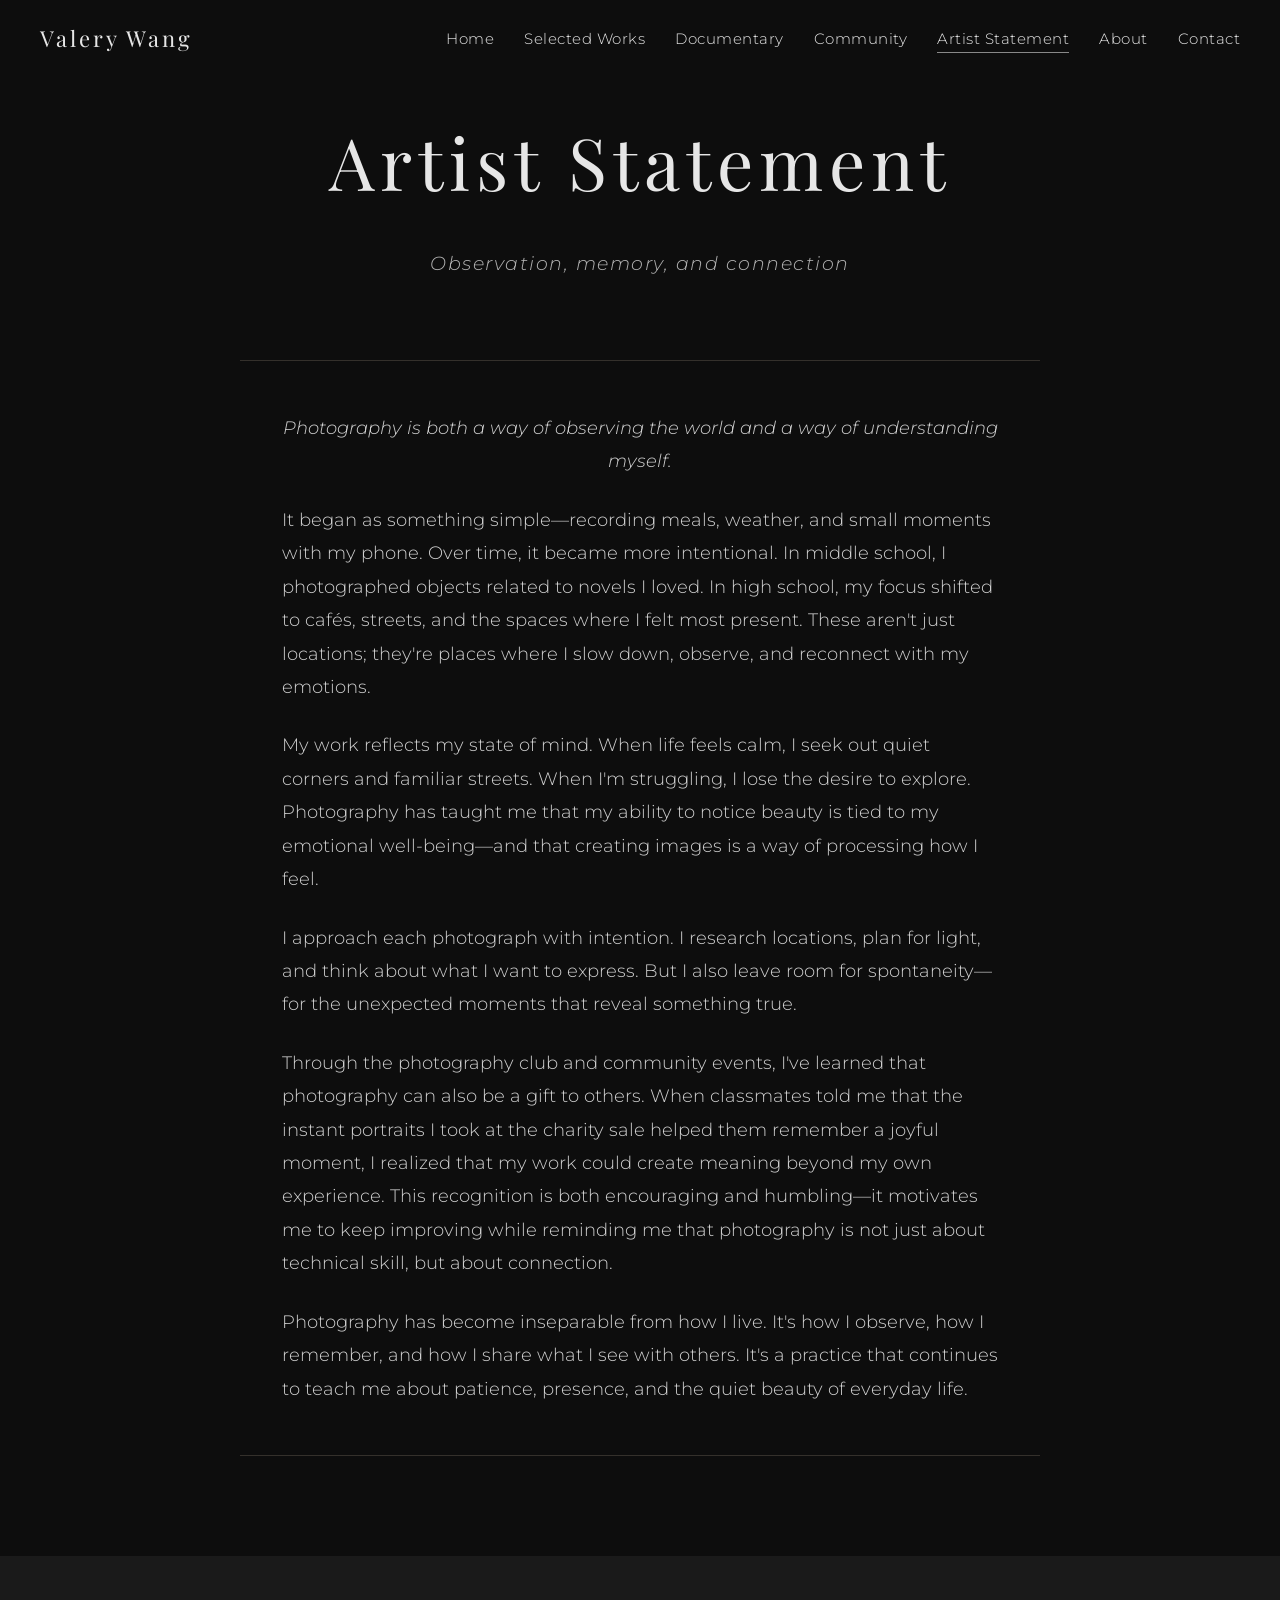
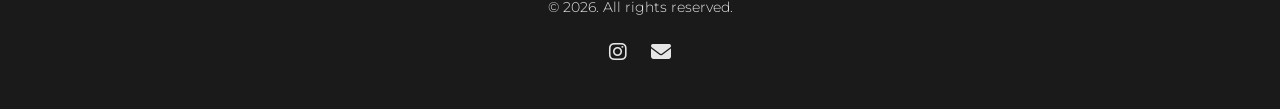
<file: statement.html>
<!DOCTYPE html>
<html lang="en">
<head>
    <meta charset="UTF-8">
    <meta name="viewport" content="width=device-width, initial-scale=1.0">
    <title>Artist Statement | Valery Wang</title>
    <meta name="description" content="Photography as a way of observing the world and understanding myself.">
    <link rel="canonical" href="https://wangyinan0829.github.io/statement.html">
    <meta property="og:type" content="article">
    <meta property="og:site_name" content="Valery Wang Photography">
    <meta property="og:title" content="Artist Statement | Valery Wang">
    <meta property="og:description" content="Photography as a way of observing the world and understanding myself.">
    <meta property="og:url" content="https://wangyinan0829.github.io/statement.html">
    <meta property="og:image" content="https://wangyinan0829.github.io/images/Everyday%20Spaces/2025-10-07%20230908-optimized.jpg">
    <meta name="twitter:card" content="summary_large_image">
    <meta name="twitter:title" content="Artist Statement | Valery Wang">
    <meta name="twitter:description" content="Photography as a way of observing the world and understanding myself.">
    <meta name="twitter:image" content="https://wangyinan0829.github.io/images/Everyday%20Spaces/2025-10-07%20230908-optimized.jpg">
    
    <link rel="icon" href="./favicon/favicon-32x32.png" sizes="32x32">
    <link rel="apple-touch-icon" href="./favicon/favicon-apple-32x32.png">

    <link rel="preconnect" href="https://fonts.googleapis.com">
    <link rel="preconnect" href="https://fonts.gstatic.com" crossorigin>
    <link href="https://fonts.googleapis.com/css2?family=Montserrat:wght@300;400;700&family=Playfair+Display:wght@400;500;600;700&display=swap" rel="stylesheet">
    
    <link rel="stylesheet" href="./css/style.css?v=20260831-4">
    
    <link rel="stylesheet" href="https://cdn.bootcdn.net/ajax/libs/font-awesome/6.5.2/css/all.min.css" crossorigin="anonymous" referrerpolicy="no-referrer" />
    <link href="https://cdn.bootcdn.net/ajax/libs/aos/2.3.1/aos.css" rel="stylesheet">
</head>
<body>
    <a class="skip-link" href="#main-content">Skip to content</a>

    <header class="main-header">
        <div class="logo">
            <a href="./index.html">
                <span class="site-name">Valery Wang</span>
            </a>
        </div>
        <nav class="main-nav" id="main-navigation" aria-label="Primary navigation">
            <ul>
                <li><a href="index.html">Home</a></li>
                <li><a href="works.html">Selected Works</a></li>
                <li><a href="documentary.html">Documentary</a></li>
                <li><a href="community.html">Community</a></li>
                <li><a href="statement.html" class="active" aria-current="page">Artist Statement</a></li>
                <li><a href="about.html">About</a></li>
                <li><a href="contact.html">Contact</a></li>
            </ul>
        </nav>
        <button class="menu-toggle" aria-label="Open menu" aria-controls="main-navigation" aria-expanded="false">
            <span class="hamburger"></span>
        </button>
    </header>

    <main class="main-content" id="main-content">
        <section class="statement-section">
            <div class="page-header" data-aos="fade-down">
                <h1 class="page-main-title">Artist Statement</h1>
                <p class="page-subtitle">Observation, memory, and connection</p>
            </div>
            
            <div class="statement-container" data-aos="fade-up" data-aos-delay="200">
                <div class="statement-text">
                    <p class="statement-lead">Photography is both a way of observing the world and a way of understanding myself.</p>
                    
                    <p>It began as something simple—recording meals, weather, and small moments with my phone. Over time, it became more intentional. In middle school, I photographed objects related to novels I loved. In high school, my focus shifted to cafés, streets, and the spaces where I felt most present. These aren't just locations; they're places where I slow down, observe, and reconnect with my emotions.</p>
                    
                    <p>My work reflects my state of mind. When life feels calm, I seek out quiet corners and familiar streets. When I'm struggling, I lose the desire to explore. Photography has taught me that my ability to notice beauty is tied to my emotional well-being—and that creating images is a way of processing how I feel.</p>
                    
                    <p>I approach each photograph with intention. I research locations, plan for light, and think about what I want to express. But I also leave room for spontaneity—for the unexpected moments that reveal something true.</p>
                    
                    <p>Through the photography club and community events, I've learned that photography can also be a gift to others. When classmates told me that the instant portraits I took at the charity sale helped them remember a joyful moment, I realized that my work could create meaning beyond my own experience. This recognition is both encouraging and humbling—it motivates me to keep improving while reminding me that photography is not just about technical skill, but about connection.</p>
                    
                    <p>Photography has become inseparable from how I live. It's how I observe, how I remember, and how I share what I see with others. It's a practice that continues to teach me about patience, presence, and the quiet beauty of everyday life.</p>
                </div>
            </div>
        </section>
    </main>

    <footer class="main-footer">
        <p>&copy; 2026. All rights reserved.</p>
        <div class="social-links">
            <a href="https://www.instagram.com/viennawyn0829/" aria-label="Valery Wang on Instagram" target="_blank" rel="noopener noreferrer"><i class="fab fa-instagram"></i></a>
            <a href="mailto:viennawyn19@icloud.com" aria-label="Email Valery Wang"><i class="fas fa-envelope"></i></a>
        </div>
    </footer>

    <script src="js/main.js?v=20260831-2"></script>
    <script src="https://cdn.bootcdn.net/ajax/libs/aos/2.3.1/aos.js"></script>
    <script>
        AOS.init();
    </script>
</body>
</html>
</file>
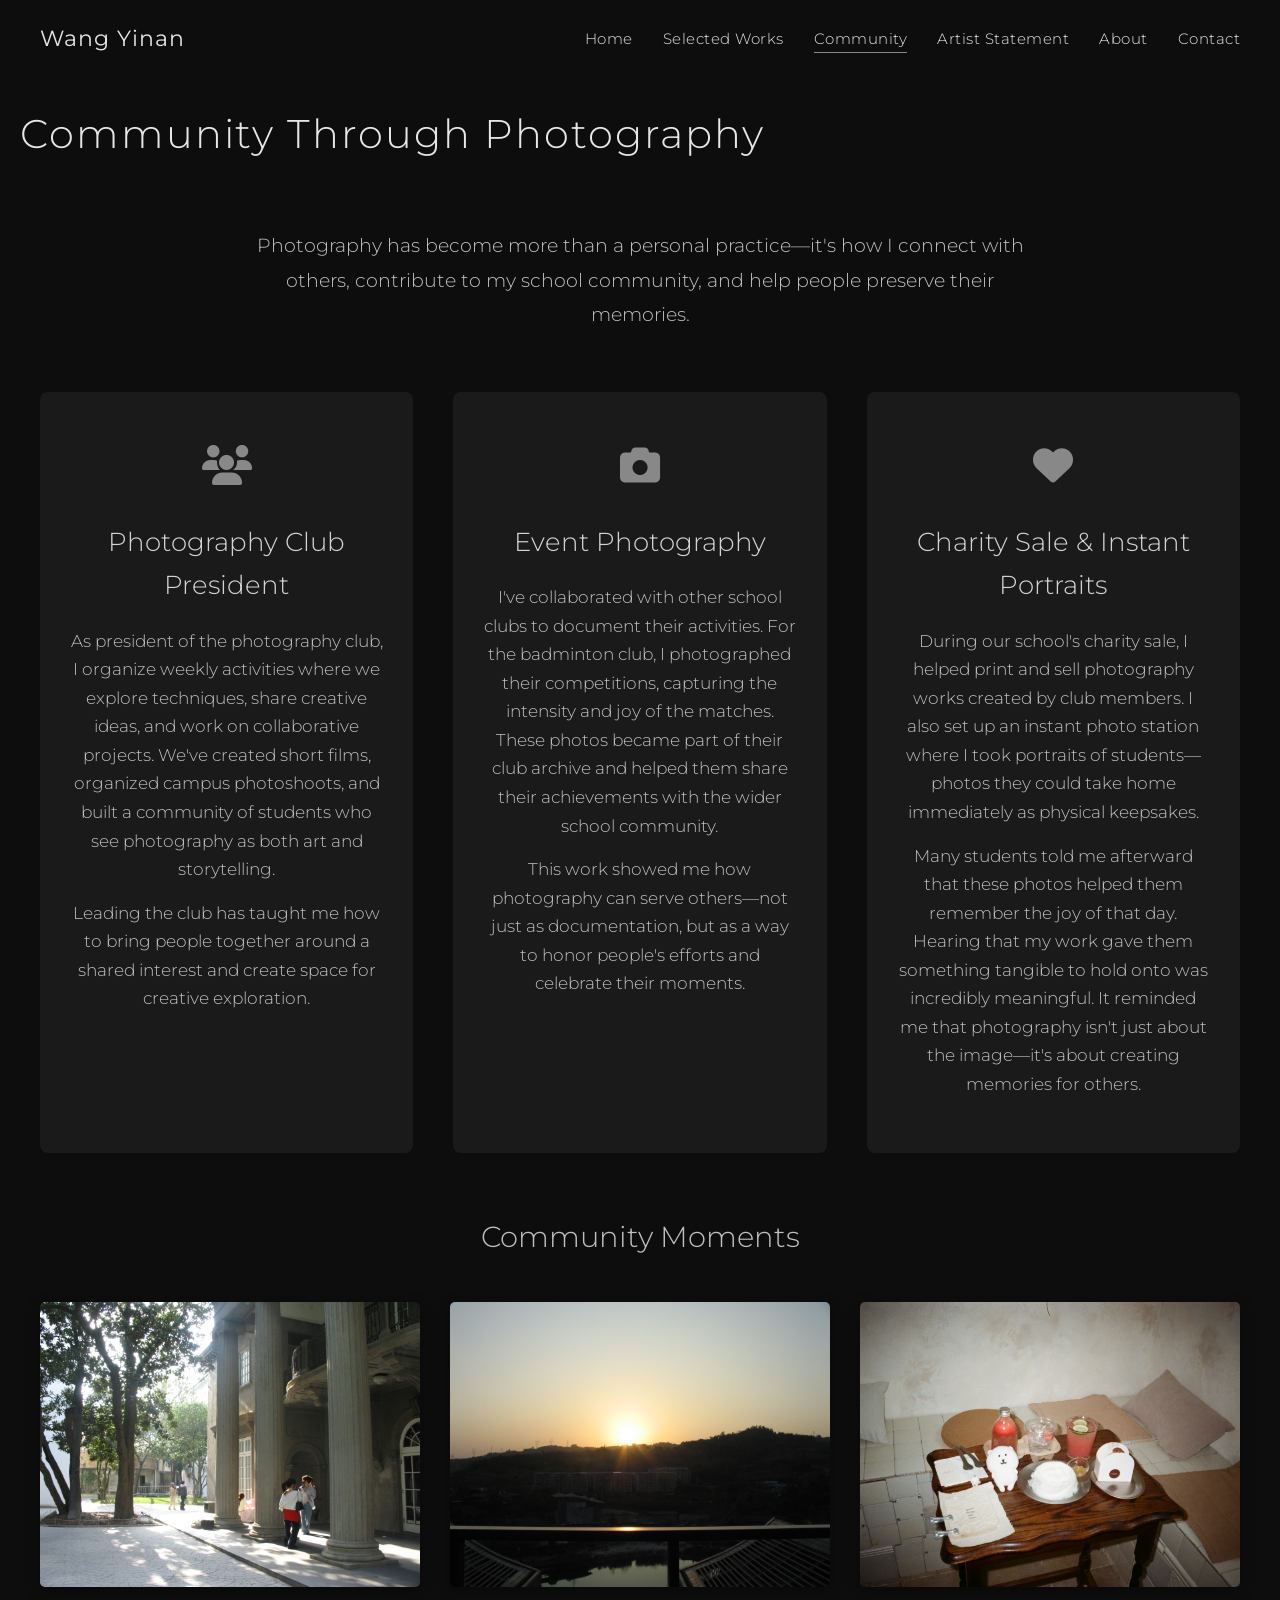
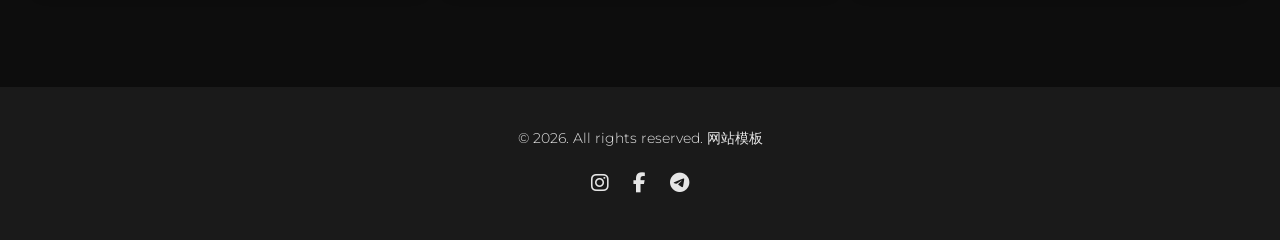
<file: html/community.html>
<!DOCTYPE html>
<html lang="en">
<head>
    <meta charset="UTF-8">
    <meta name="viewport" content="width=device-width, initial-scale=1.0">
    <title>Community | Wang Yinan</title>
    <meta name="description" content="Photography club leadership, community events, and using photography to connect with others.">
    
    <link rel="icon" href="./favicon/favicon-32x32.png" sizes="32x32">
    <link rel="apple-touch-icon" href="./favicon/favicon-apple-32x32.png">

    <link rel="preconnect" href="https://fonts.googleapis.com">
    <link rel="preconnect" href="https://fonts.gstatic.com" crossorigin>
    <link href="https://fonts.googleapis.com/css2?family=Montserrat:wght@400;700&display=swap" rel="stylesheet">
    
    <link rel="stylesheet" href="./css/style.css">
    
    <link rel="stylesheet" href="https://cdn.bootcdn.net/ajax/libs/font-awesome/6.5.2/css/all.min.css" crossorigin="anonymous" referrerpolicy="no-referrer" />
    <link href="https://cdn.bootcdn.net/ajax/libs/aos/2.3.1/aos.css" rel="stylesheet">
</head>
<body>

    <header class="main-header">
        <div class="logo">
            <a href="./index.html">
                <h1>Wang Yinan</h1>
            </a>
        </div>
        <nav class="main-nav">
            <ul>
                <li><a href="index.html">Home</a></li>
                <li><a href="works.html">Selected Works</a></li>
                <li><a href="community.html" class="active">Community</a></li>
                <li><a href="statement.html">Artist Statement</a></li>
                <li><a href="about.html">About</a></li>
                <li><a href="contact.html">Contact</a></li>
            </ul>
        </nav>
        <button class="menu-toggle" aria-label="Toggle menu">
            <span class="hamburger"></span>
        </button>
    </header>

    <main class="main-content">
        <section class="community-section">
            <h2 class="section-title" data-aos="fade-down">Community Through Photography</h2>
            
            <div class="community-intro" data-aos="fade-up">
                <p>Photography has become more than a personal practice—it's how I connect with others, contribute to my school community, and help people preserve their memories.</p>
            </div>

            <div class="community-container">
                <div class="community-block" data-aos="fade-up" data-aos-delay="100">
                    <div class="community-icon">
                        <i class="fas fa-users"></i>
                    </div>
                    <h3>Photography Club President</h3>
                    <p>As president of the photography club, I organize weekly activities where we explore techniques, share creative ideas, and work on collaborative projects. We've created short films, organized campus photoshoots, and built a community of students who see photography as both art and storytelling.</p>
                    <p>Leading the club has taught me how to bring people together around a shared interest and create space for creative exploration.</p>
                </div>

                <div class="community-block" data-aos="fade-up" data-aos-delay="200">
                    <div class="community-icon">
                        <i class="fas fa-camera"></i>
                    </div>
                    <h3>Event Photography</h3>
                    <p>I've collaborated with other school clubs to document their activities. For the badminton club, I photographed their competitions, capturing the intensity and joy of the matches. These photos became part of their club archive and helped them share their achievements with the wider school community.</p>
                    <p>This work showed me how photography can serve others—not just as documentation, but as a way to honor people's efforts and celebrate their moments.</p>
                </div>

                <div class="community-block" data-aos="fade-up" data-aos-delay="300">
                    <div class="community-icon">
                        <i class="fas fa-heart"></i>
                    </div>
                    <h3>Charity Sale & Instant Portraits</h3>
                    <p>During our school's charity sale, I helped print and sell photography works created by club members. I also set up an instant photo station where I took portraits of students—photos they could take home immediately as physical keepsakes.</p>
                    <p>Many students told me afterward that these photos helped them remember the joy of that day. Hearing that my work gave them something tangible to hold onto was incredibly meaningful. It reminded me that photography isn't just about the image—it's about creating memories for others.</p>
                </div>
            </div>

            <div class="community-gallery" data-aos="fade-up" data-aos-delay="400">
                <h3>Community Moments</h3>
                <div class="gallery-grid">
                    <div class="gallery-item">
                        <img src="./images/Everyday Spaces/2026-03-07 151622.jpg" alt="Photography Club Activity">
                    </div>
                    <div class="gallery-item">
                        <img src="./images/Light, Travel & Memory/2026-02-24 182007.jpg" alt="Event Photography">
                    </div>
                    <div class="gallery-item">
                        <img src="./images/Objects & Quiet Narratives/2025-10-07 234351.jpg" alt="Charity Sale">
                    </div>
                </div>
            </div>
        </section>
    </main>

    <footer class="main-footer">
        <p>&copy; 2026. All rights reserved. <a target="_blank" href="https://www.mobanwang.com/" title="网站模板">网站模板</a></p>
        <div class="social-links">
            <a href="#" aria-label="Instagram"><i class="fab fa-instagram"></i></a>
            <a href="#" aria-label="Facebook"><i class="fab fa-facebook-f"></i></a>
            <a href="#" aria-label="Telegram"><i class="fab fa-telegram-plane"></i></a>
        </div>
    </footer>

    <script src="js/main.js"></script>
    <script src="https://cdn.bootcdn.net/ajax/libs/aos/2.3.1/aos.js"></script>
    <script>
        AOS.init();
    </script>
</body>
</html>
</file>
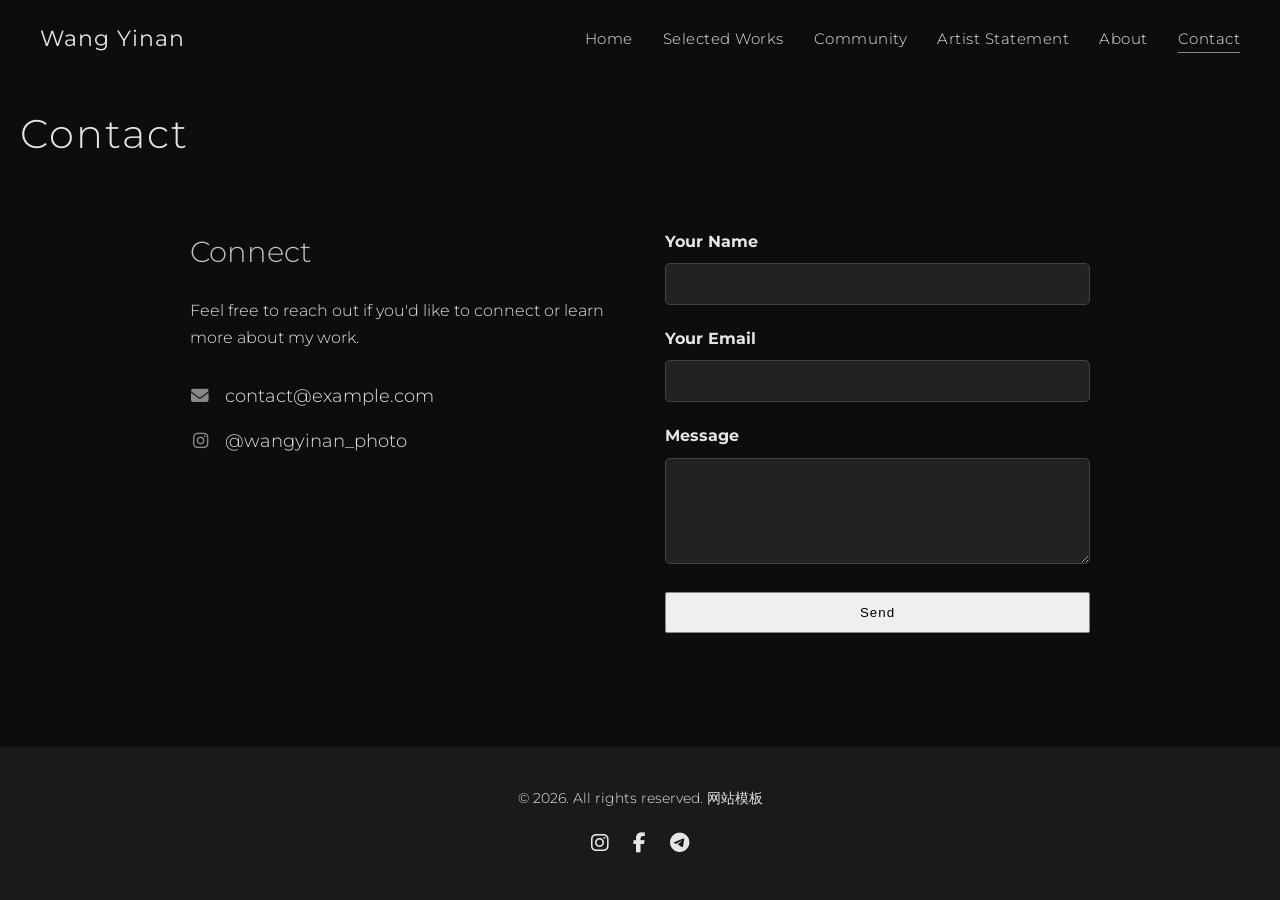
<file: html/contact.html>
<!DOCTYPE html>
<html lang="en">
<head>
    <meta charset="UTF-8">
    <meta name="viewport" content="width=device-width, initial-scale=1.0">
    <title>Contact | Wang Yinan</title>
    <meta name="description" content="Get in touch via email or social media.">
    
    <link rel="icon" href="./favicon/favicon-32x32.png" sizes="32x32">
    <link rel="apple-touch-icon" href="./favicon/favicon-apple-32x32.png">

    <link rel="preconnect" href="https://fonts.googleapis.com">
    <link rel="preconnect" href="https://fonts.gstatic.com" crossorigin>
    <link href="https://fonts.googleapis.com/css2?family=Montserrat:wght@400;700&display=swap" rel="stylesheet">
    
    <link rel="stylesheet" href="./css/style.css">
    
    <link rel="stylesheet" href="https://cdn.bootcdn.net/ajax/libs/font-awesome/6.5.2/css/all.min.css" crossorigin="anonymous" referrerpolicy="no-referrer" />
    <link href="https://cdn.bootcdn.net/ajax/libs/aos/2.3.1/aos.css" rel="stylesheet">
</head>
<body>

    <header class="main-header">
        <div class="logo">
            <a href="./index.html">
                <h1>Wang Yinan</h1>
            </a>
        </div>
        <nav class="main-nav">
            <ul>
                <li><a href="index.html">Home</a></li>
                <li><a href="works.html">Selected Works</a></li>
                <li><a href="community.html">Community</a></li>
                <li><a href="statement.html">Artist Statement</a></li>
                <li><a href="about.html">About</a></li>
                <li><a href="contact.html" class="active">Contact</a></li>
            </ul>
        </nav>
        <button class="menu-toggle" aria-label="Toggle menu">
            <span class="hamburger"></span>
        </button>
    </header>

    <main class="main-content">
        <section class="contact-section">
            <h2 class="section-title" data-aos="fade-down">Contact</h2>
            <div class="contact-container">
                <div class="contact-info" data-aos="fade-right" data-aos-delay="200">
                    <h3>Connect</h3>
                    <p data-aos="fade-right" data-aos-delay="400">Feel free to reach out if you'd like to connect or learn more about my work.</p>
                    <ul data-aos="fade-right" data-aos-delay="600">
                        <li><i class="fas fa-envelope"></i> <a href="mailto:contact@example.com">contact@example.com</a></li>
                        <li><i class="fab fa-instagram"></i> <a href="#">@wangyinan_photo</a></li>
                    </ul>
                </div>

                <div class="contact-form-container" data-aos="fade-left" data-aos-delay="200">
                    <form id="contact-form" action="submit_form.php" method="POST">
                        <div class="form-group">
                            <label for="name">Your Name</label>
                            <input type="text" id="name" name="name" required>
                        </div>
                        <div class="form-group">
                            <label for="email">Your Email</label>
                            <input type="email" id="email" name="email" required>
                        </div>
                        <div class="form-group">
                            <label for="message">Message</label>
                            <textarea id="message" name="message" rows="5" required></textarea>
                        </div>
                        <button type="submit" class="btn" data-aos="zoom-in" data-aos-delay="600">
                            <span class="btn-text">Send</span>
                            <div class="loader-ring"></div>
                        </button>
                    </form>
                </div>
            </div>
        </section>
    </main>

    <footer class="main-footer">
        <p>&copy; 2026. All rights reserved. <a target="_blank" href="https://www.mobanwang.com/" title="网站模板">网站模板</a></p>
        <div class="social-links">
            <a href="#" aria-label="Instagram"><i class="fab fa-instagram"></i></a>
            <a href="#" aria-label="Facebook"><i class="fab fa-facebook-f"></i></a>
            <a href="#" aria-label="Telegram"><i class="fab fa-telegram-plane"></i></a>
        </div>
    </footer>

    <script src="js/main.js"></script>
    <script src="https://cdn.bootcdn.net/ajax/libs/aos/2.3.1/aos.js"></script>
    <script>
        AOS.init();
    </script>

    <div id="success-toast" class="toast success-toast hidden">
        <i class="fas fa-check-circle"></i>
        <p>Message sent successfully!</p>
    </div>

    <div id="error-toast" class="toast error-toast hidden">
        <i class="fas fa-times-circle"></i>
        <p>An error occurred, please try again.</p>
    </div>

</body>
</html>
</file>
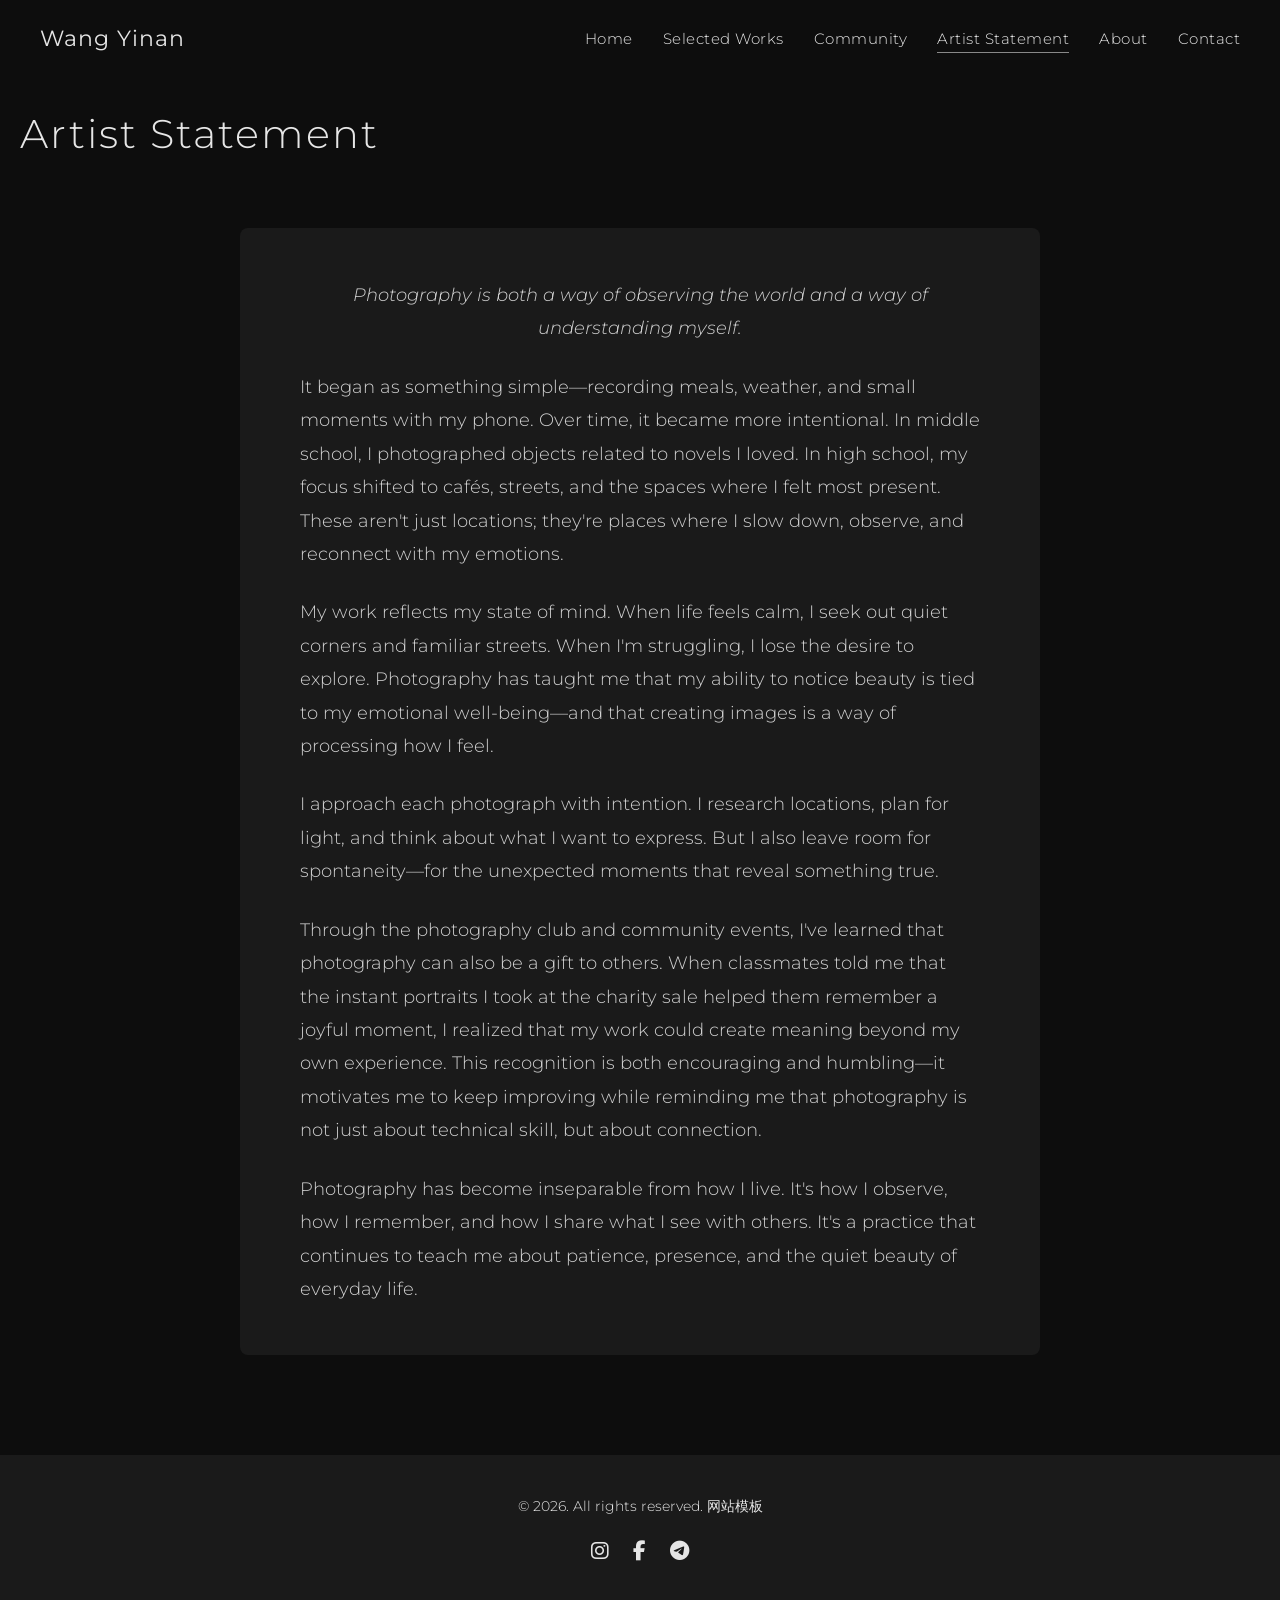
<file: html/statement.html>
<!DOCTYPE html>
<html lang="en">
<head>
    <meta charset="UTF-8">
    <meta name="viewport" content="width=device-width, initial-scale=1.0">
    <title>Artist Statement | Wang Yinan</title>
    <meta name="description" content="Photography as a way of observing the world and understanding myself.">
    
    <link rel="icon" href="./favicon/favicon-32x32.png" sizes="32x32">
    <link rel="apple-touch-icon" href="./favicon/favicon-apple-32x32.png">

    <link rel="preconnect" href="https://fonts.googleapis.com">
    <link rel="preconnect" href="https://fonts.gstatic.com" crossorigin>
    <link href="https://fonts.googleapis.com/css2?family=Montserrat:wght@400;700&display=swap" rel="stylesheet">
    
    <link rel="stylesheet" href="./css/style.css">
    
    <link rel="stylesheet" href="https://cdn.bootcdn.net/ajax/libs/font-awesome/6.5.2/css/all.min.css" crossorigin="anonymous" referrerpolicy="no-referrer" />
    <link href="https://cdn.bootcdn.net/ajax/libs/aos/2.3.1/aos.css" rel="stylesheet">
</head>
<body>

    <header class="main-header">
        <div class="logo">
            <a href="./index.html">
                <h1>Wang Yinan</h1>
            </a>
        </div>
        <nav class="main-nav">
            <ul>
                <li><a href="index.html">Home</a></li>
                <li><a href="works.html">Selected Works</a></li>
                <li><a href="community.html">Community</a></li>
                <li><a href="statement.html" class="active">Artist Statement</a></li>
                <li><a href="about.html">About</a></li>
                <li><a href="contact.html">Contact</a></li>
            </ul>
        </nav>
        <button class="menu-toggle" aria-label="Toggle menu">
            <span class="hamburger"></span>
        </button>
    </header>

    <main class="main-content">
        <section class="statement-section">
            <h2 class="section-title" data-aos="fade-down">Artist Statement</h2>
            
            <div class="statement-container" data-aos="fade-up" data-aos-delay="200">
                <div class="statement-text">
                    <p class="statement-lead">Photography is both a way of observing the world and a way of understanding myself.</p>
                    
                    <p>It began as something simple—recording meals, weather, and small moments with my phone. Over time, it became more intentional. In middle school, I photographed objects related to novels I loved. In high school, my focus shifted to cafés, streets, and the spaces where I felt most present. These aren't just locations; they're places where I slow down, observe, and reconnect with my emotions.</p>
                    
                    <p>My work reflects my state of mind. When life feels calm, I seek out quiet corners and familiar streets. When I'm struggling, I lose the desire to explore. Photography has taught me that my ability to notice beauty is tied to my emotional well-being—and that creating images is a way of processing how I feel.</p>
                    
                    <p>I approach each photograph with intention. I research locations, plan for light, and think about what I want to express. But I also leave room for spontaneity—for the unexpected moments that reveal something true.</p>
                    
                    <p>Through the photography club and community events, I've learned that photography can also be a gift to others. When classmates told me that the instant portraits I took at the charity sale helped them remember a joyful moment, I realized that my work could create meaning beyond my own experience. This recognition is both encouraging and humbling—it motivates me to keep improving while reminding me that photography is not just about technical skill, but about connection.</p>
                    
                    <p>Photography has become inseparable from how I live. It's how I observe, how I remember, and how I share what I see with others. It's a practice that continues to teach me about patience, presence, and the quiet beauty of everyday life.</p>
                </div>
            </div>
        </section>
    </main>

    <footer class="main-footer">
        <p>&copy; 2026. All rights reserved. <a target="_blank" href="https://www.mobanwang.com/" title="网站模板">网站模板</a></p>
        <div class="social-links">
            <a href="#" aria-label="Instagram"><i class="fab fa-instagram"></i></a>
            <a href="#" aria-label="Facebook"><i class="fab fa-facebook-f"></i></a>
            <a href="#" aria-label="Telegram"><i class="fab fa-telegram-plane"></i></a>
        </div>
    </footer>

    <script src="js/main.js"></script>
    <script src="https://cdn.bootcdn.net/ajax/libs/aos/2.3.1/aos.js"></script>
    <script>
        AOS.init();
    </script>
</body>
</html>
</file>
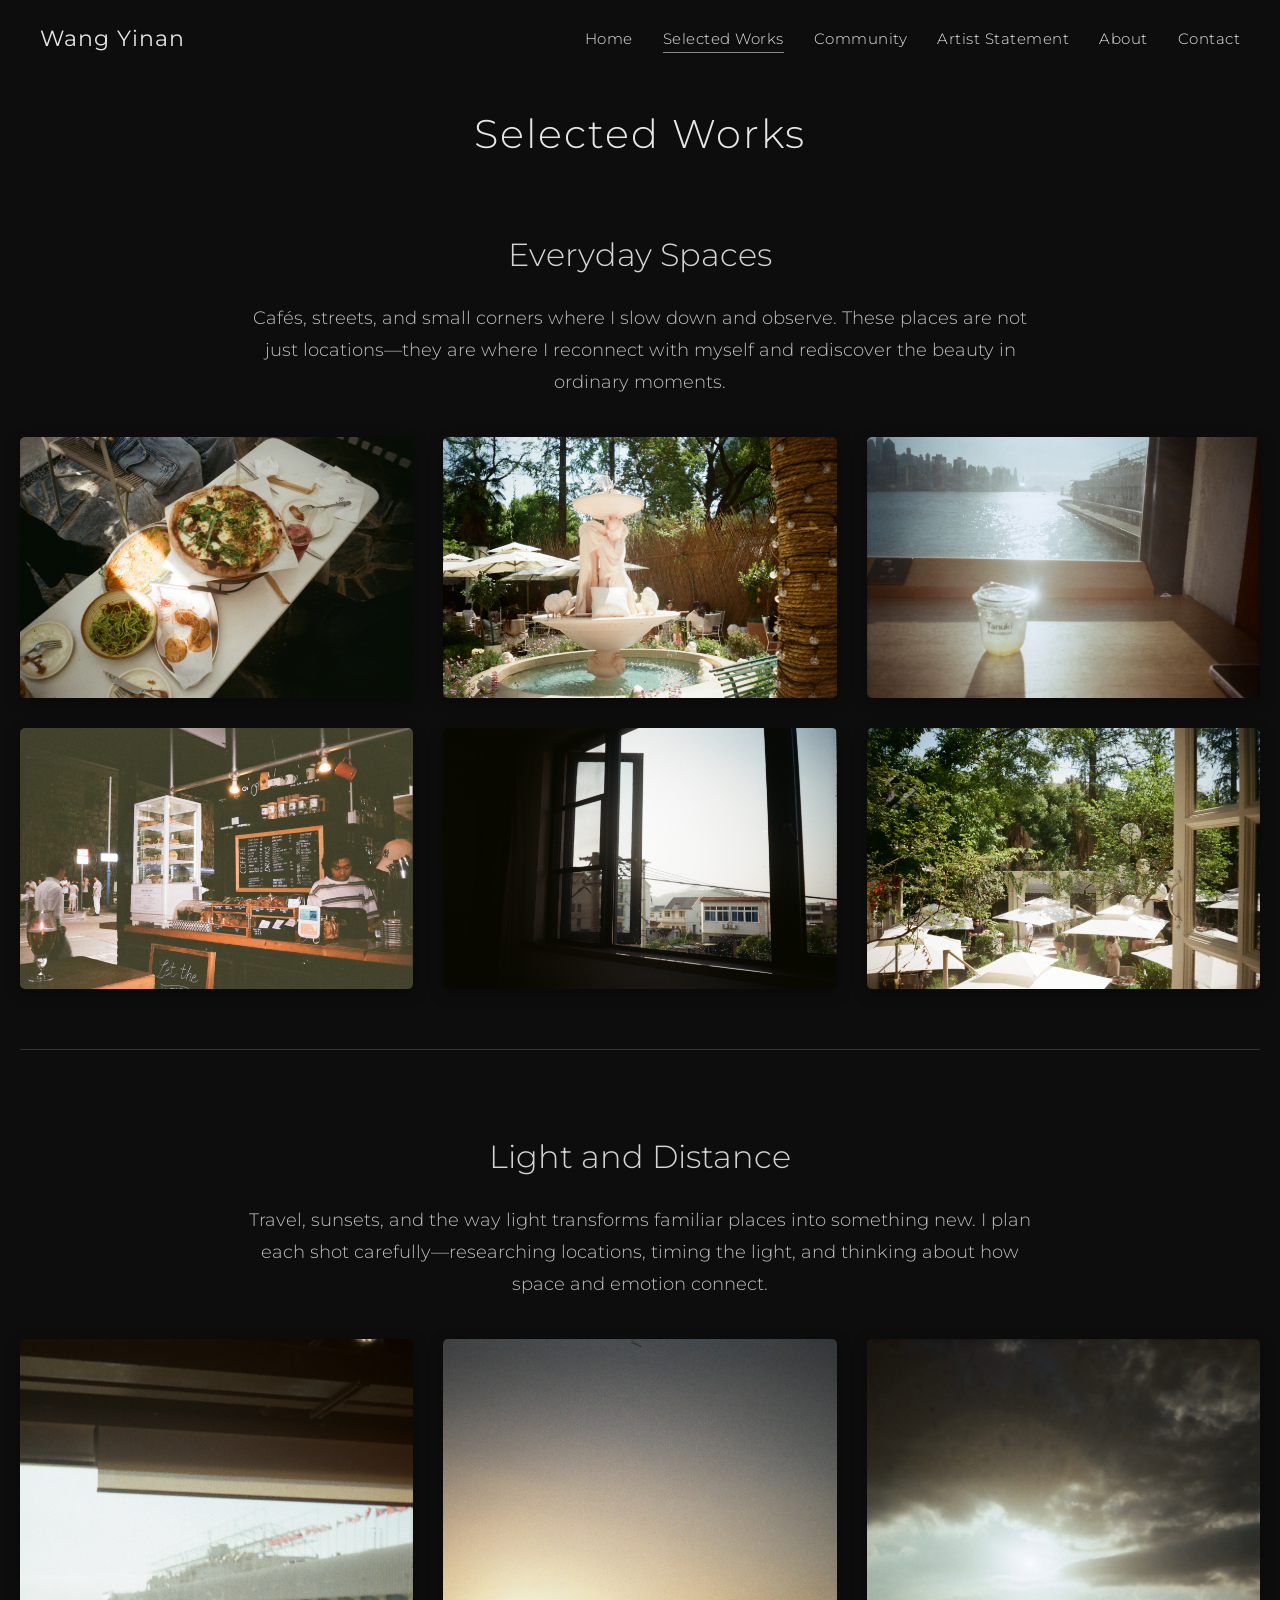
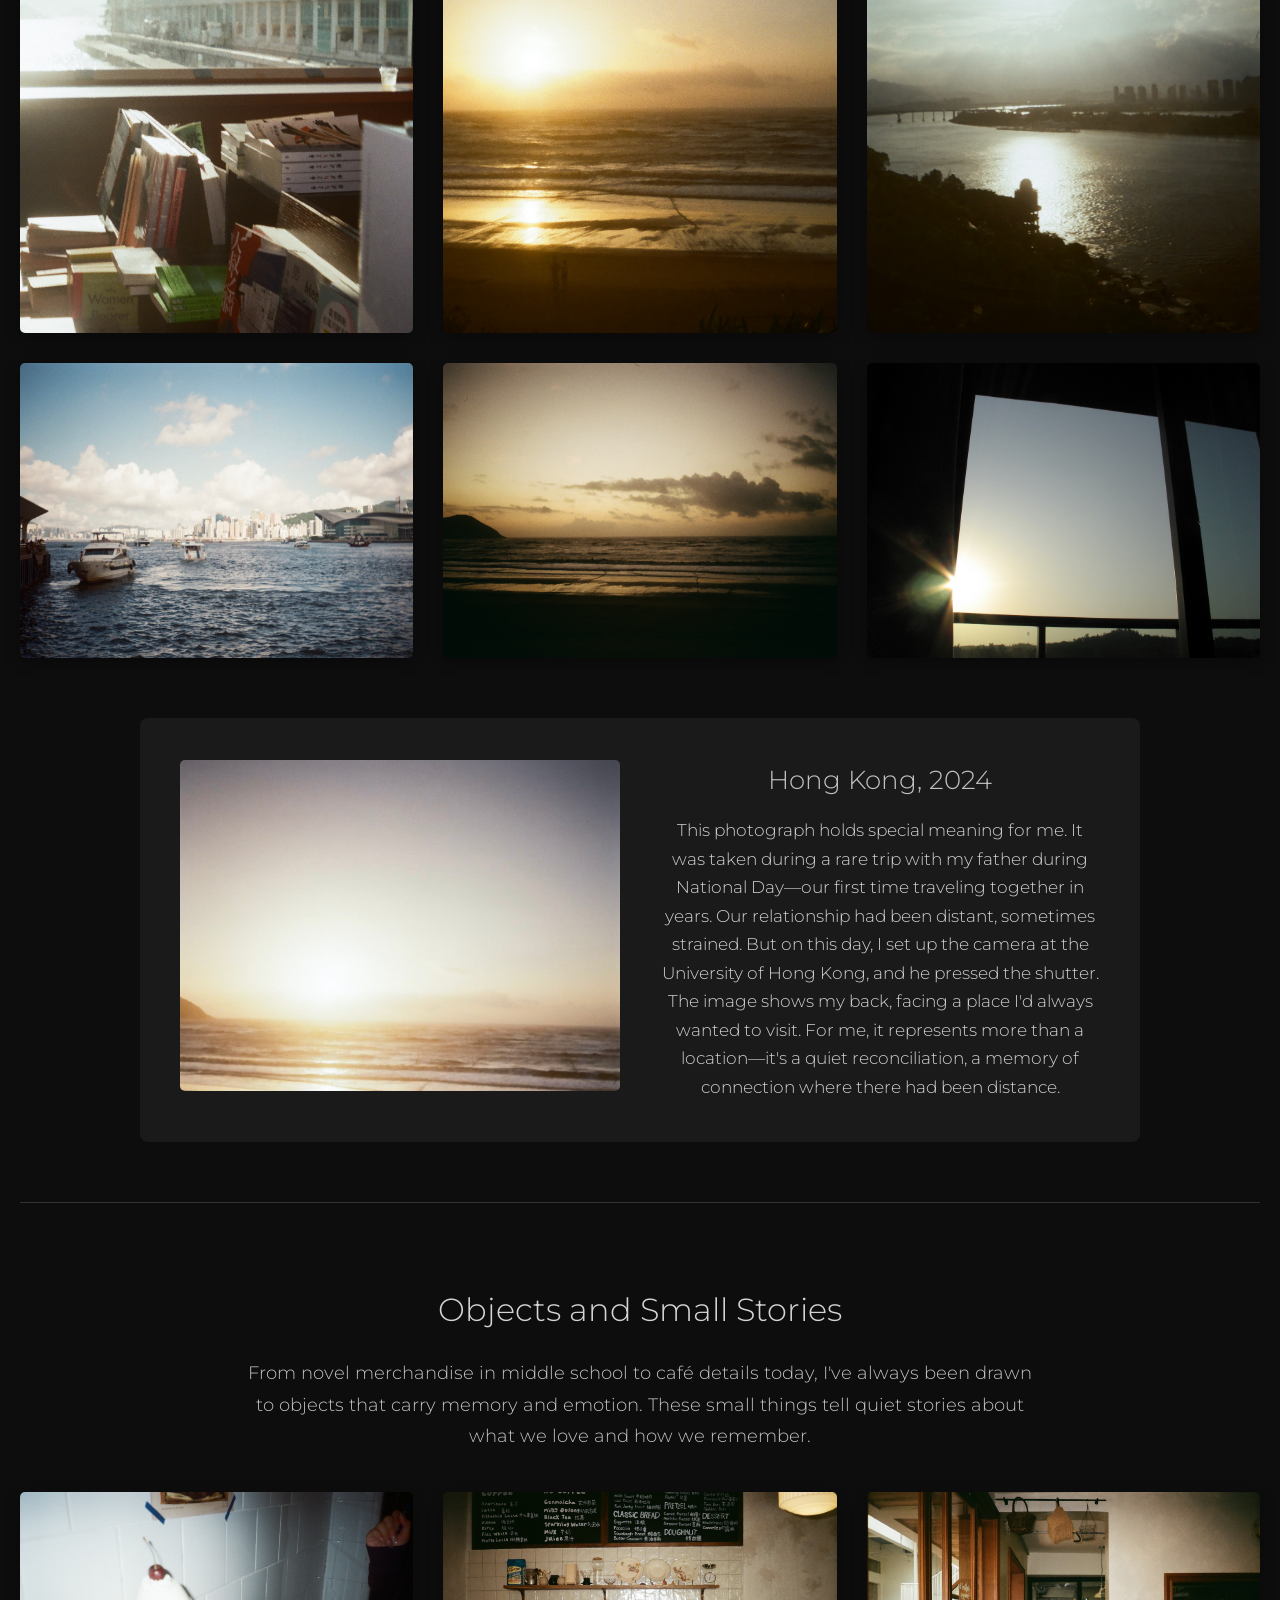
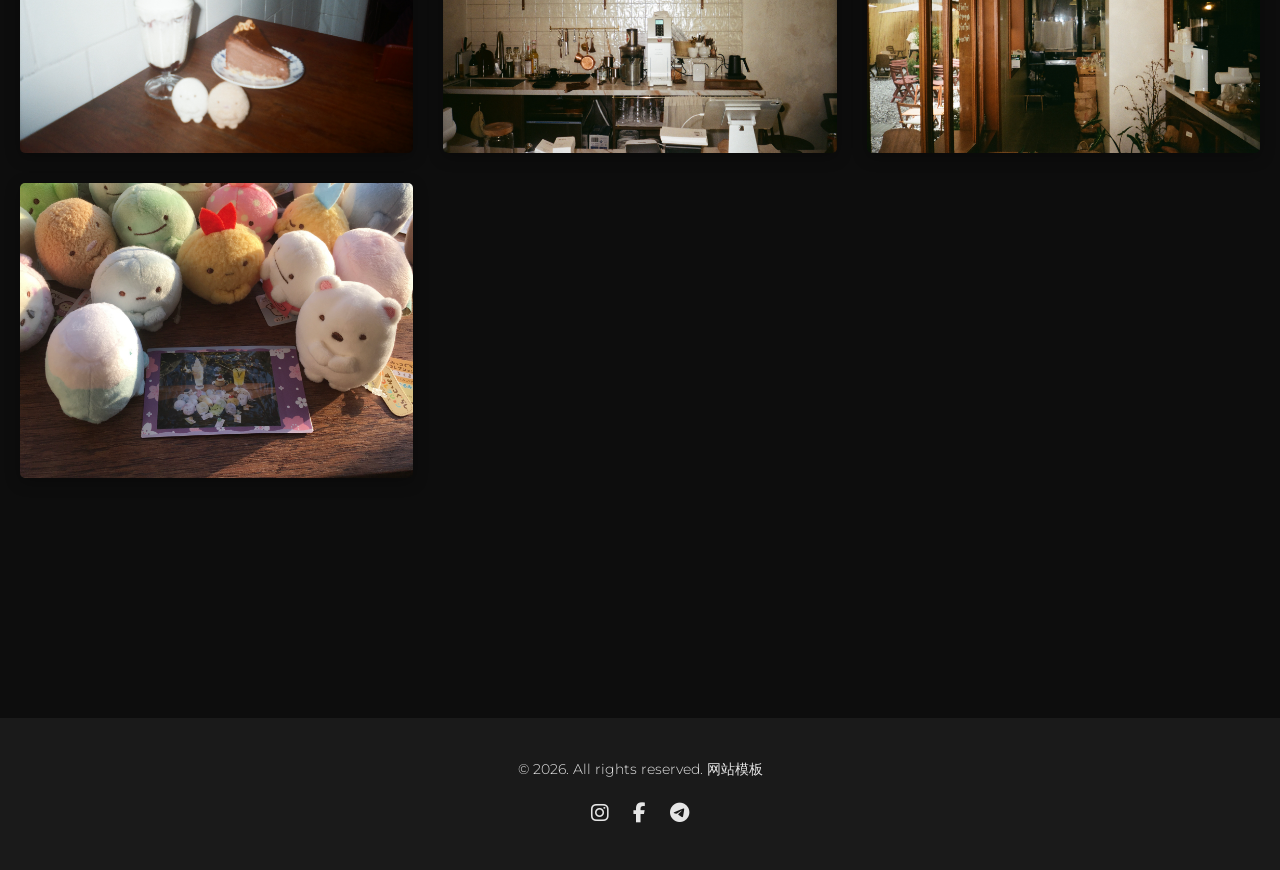
<file: html/works.html>
<!DOCTYPE html>
<html lang="en">
<head>
    <meta charset="UTF-8">
    <meta name="viewport" content="width=device-width, initial-scale=1.0">
    <title>Selected Works | Wang Yinan</title>
    <meta name="description" content="Photography projects exploring everyday spaces, light and memory, and quiet narratives.">
    
    <link rel="icon" href="./favicon/favicon-32x32.png" sizes="32x32">
    <link rel="apple-touch-icon" href="./favicon/favicon-apple-32x32.png">

    <link rel="preconnect" href="https://fonts.googleapis.com">
    <link rel="preconnect" href="https://fonts.gstatic.com" crossorigin>
    <link href="https://fonts.googleapis.com/css2?family=Montserrat:wght@400;700&display=swap" rel="stylesheet">
    
    <link rel="stylesheet" href="./css/style.css">
    
    <link rel="stylesheet" href="https://cdn.bootcdn.net/ajax/libs/font-awesome/6.5.2/css/all.min.css" crossorigin="anonymous" referrerpolicy="no-referrer" />
    <link href="https://cdn.bootcdn.net/ajax/libs/aos/2.3.1/aos.css" rel="stylesheet">
</head>
<body>

    <header class="main-header">
        <div class="logo">
            <a href="./index.html">
                <h1>Wang Yinan</h1>
            </a>
        </div>
        <nav class="main-nav">
            <ul>
                <li><a href="index.html">Home</a></li>
                <li><a href="works.html" class="active">Selected Works</a></li>
                <li><a href="community.html">Community</a></li>
                <li><a href="statement.html">Artist Statement</a></li>
                <li><a href="about.html">About</a></li>
                <li><a href="contact.html">Contact</a></li>
            </ul>
        </nav>
        <button class="menu-toggle" aria-label="Toggle menu">
            <span class="hamburger"></span>
        </button>
    </header>

    <main class="main-content">
        <section class="portfolio-section">
            <h2 class="section-title" data-aos="fade-down">Selected Works</h2>
            
            <div class="project-series">
                <div class="series-header" data-aos="fade-up">
                    <h3>Everyday Spaces</h3>
                    <p class="series-description">Cafés, streets, and small corners where I slow down and observe. These places are not just locations—they are where I reconnect with myself and rediscover the beauty in ordinary moments.</p>
                </div>
                <div class="gallery-grid">
                    <div class="gallery-item" data-aos="fade-up" data-aos-delay="100">
                        <img src="./images/Everyday Spaces/2025-10-07 230614.jpg" alt="Everyday Spaces">
                    </div>
                    <div class="gallery-item" data-aos="fade-up" data-aos-delay="200">
                        <img src="./images/Everyday Spaces/2025-10-07 230702.jpg" alt="Everyday Spaces">
                    </div>
                    <div class="gallery-item" data-aos="fade-up" data-aos-delay="300">
                        <img src="./images/Everyday Spaces/2025-10-07 230908.jpg" alt="Everyday Spaces">
                    </div>
                    <div class="gallery-item" data-aos="fade-up" data-aos-delay="400">
                        <img src="./images/Everyday Spaces/2025-10-07 231235.jpg" alt="Everyday Spaces">
                    </div>
                    <div class="gallery-item" data-aos="fade-up" data-aos-delay="500">
                        <img src="./images/Everyday Spaces/2025-10-07 234458.jpg" alt="Everyday Spaces">
                    </div>
                    <div class="gallery-item" data-aos="fade-up" data-aos-delay="600">
                        <img src="./images/Everyday Spaces/2025-10-07 234712.jpg" alt="Everyday Spaces">
                    </div>
                </div>
            </div>

            <div class="project-series">
                <div class="series-header" data-aos="fade-up">
                    <h3>Light and Distance</h3>
                    <p class="series-description">Travel, sunsets, and the way light transforms familiar places into something new. I plan each shot carefully—researching locations, timing the light, and thinking about how space and emotion connect.</p>
                </div>
                <div class="gallery-grid">
                    <div class="gallery-item" data-aos="fade-up" data-aos-delay="100">
                        <img src="./images/Light, Travel & Memory/2025-10-07 230949.jpg" alt="Light and Distance">
                    </div>
                    <div class="gallery-item" data-aos="fade-up" data-aos-delay="200">
                        <img src="./images/Light, Travel & Memory/2025-10-07 233236.jpg" alt="Light and Distance">
                    </div>
                    <div class="gallery-item" data-aos="fade-up" data-aos-delay="300">
                        <img src="./images/Light, Travel & Memory/2025-10-07 233714.jpg" alt="Light and Distance">
                    </div>
                    <div class="gallery-item" data-aos="fade-up" data-aos-delay="400">
                        <img src="./images/Light, Travel & Memory/2025-10-07 235628.jpg" alt="Light and Distance">
                    </div>
                    <div class="gallery-item" data-aos="fade-up" data-aos-delay="500">
                        <img src="./images/Light, Travel & Memory/2025-10-08 000100.jpg" alt="Light and Distance">
                    </div>
                    <div class="gallery-item" data-aos="fade-up" data-aos-delay="600">
                        <img src="./images/Light, Travel & Memory/2026-02-24 174744.jpg" alt="Light and Distance">
                    </div>
                </div>
                
                <div class="featured-story" data-aos="fade-up" data-aos-delay="400">
                    <div class="story-image">
                        <img src="./images/Light, Travel & Memory/2025-10-08 133506.png" alt="Hong Kong - A moment with my father">
                    </div>
                    <div class="story-text">
                        <h4>Hong Kong, 2024</h4>
                        <p>This photograph holds special meaning for me. It was taken during a rare trip with my father during National Day—our first time traveling together in years. Our relationship had been distant, sometimes strained. But on this day, I set up the camera at the University of Hong Kong, and he pressed the shutter. The image shows my back, facing a place I'd always wanted to visit. For me, it represents more than a location—it's a quiet reconciliation, a memory of connection where there had been distance.</p>
                    </div>
                </div>
            </div>

            <div class="project-series">
                <div class="series-header" data-aos="fade-up">
                    <h3>Objects and Small Stories</h3>
                    <p class="series-description">From novel merchandise in middle school to café details today, I've always been drawn to objects that carry memory and emotion. These small things tell quiet stories about what we love and how we remember.</p>
                </div>
                <div class="gallery-grid">
                    <div class="gallery-item" data-aos="fade-up" data-aos-delay="100">
                        <img src="./images/Objects & Quiet Narratives/2025-10-07 232356.jpg" alt="Objects and Small Stories">
                    </div>
                    <div class="gallery-item" data-aos="fade-up" data-aos-delay="200">
                        <img src="./images/Objects & Quiet Narratives/2025-10-07 234249.jpg" alt="Objects and Small Stories">
                    </div>
                    <div class="gallery-item" data-aos="fade-up" data-aos-delay="300">
                        <img src="./images/Objects & Quiet Narratives/2025-10-07 234318.jpg" alt="Objects and Small Stories">
                    </div>
                    <div class="gallery-item" data-aos="fade-up" data-aos-delay="400">
                        <img src="./images/Objects & Quiet Narratives/2025-12-25 154300.jpg" alt="Objects and Small Stories">
                    </div>
                </div>
            </div>
        </section>
    </main>

    <footer class="main-footer">
        <p>&copy; 2026. All rights reserved. <a target="_blank" href="https://www.mobanwang.com/" title="网站模板">网站模板</a></p>
        <div class="social-links">
            <a href="#" aria-label="Instagram"><i class="fab fa-instagram"></i></a>
            <a href="#" aria-label="Facebook"><i class="fab fa-facebook-f"></i></a>
            <a href="#" aria-label="Telegram"><i class="fab fa-telegram-plane"></i></a>
        </div>
    </footer>

    <script src="js/main.js"></script>
    <script src="https://cdn.bootcdn.net/ajax/libs/aos/2.3.1/aos.js"></script>
    <script>
        AOS.init();
    </script>
</body>
</html>
</file>
<file: css/style.css>
/*
--- Base Styles & Reset ---
*/


* {
    margin: 0;
    padding: 0;
    box-sizing: border-box;
}

html, body {
    overflow-x: hidden;
    width: 100%;
}

html.no-scroll,
body.no-scroll {
    overflow: hidden;
    height: 100%;
}

body {
    display: flex;
    flex-direction: column;
    min-height: 100vh;
    font-family: 'Montserrat', sans-serif;
    background-color: #0d0d0d;
    color: #e6e6e6;
    line-height: 1.7;
    scroll-behavior: smooth;
    width: 100%;
    font-weight: 300;
}

.main-content {
    flex-grow: 1;
}

a {
    color: #e6e6e6;
    text-decoration: none;
    transition: color 0.3s ease;
}

a:hover {
    color: #d4d4d4;
}

.skip-link {
    position: fixed;
    top: 12px;
    left: 12px;
    z-index: 10000;
    padding: 10px 14px;
    background: #f0ece4;
    color: #111;
    font-size: 14px;
    font-weight: 500;
    transform: translateY(-150%);
    transition: transform 0.2s ease;
}

.skip-link:focus {
    color: #111;
    transform: translateY(0);
}

.visually-hidden {
    position: absolute !important;
    width: 1px !important;
    height: 1px !important;
    padding: 0 !important;
    margin: -1px !important;
    overflow: hidden !important;
    clip: rect(0, 0, 0, 0) !important;
    white-space: nowrap !important;
    border: 0 !important;
}

:focus-visible {
    outline: 2px solid #f0ece4;
    outline-offset: 4px;
}




                    /*
                        --- Header ---
                    */



.main-header {
    display: flex;
    justify-content: space-between;
    align-items: center;
    padding: 20px 40px;
    position: fixed;
    top: 0;
    left: 0;
    width: 100%;
    z-index: 100;
    transition: background-color 0.3s ease;
}

.main-header.scrolled {
    background-color: rgba(13, 13, 13, 0.9);
}

.logo .site-name {
    display: inline-block;
    font-size: 22px;
    font-weight: 400;
    letter-spacing: 3px;
    font-family: 'Playfair Display', serif;
}




                    /*
                        --- Navigation ---
                    */



.main-nav ul {
    list-style: none;
    display: flex;
}

.main-nav ul li {
    margin-left: 30px;
}

.main-nav ul li a {
    font-weight: 300;
    text-transform: none;
    letter-spacing: 0.5px;
    position: relative;
    padding-bottom: 5px;
    font-size: 0.95em;
}

.main-nav ul li a.active::after,
.main-nav ul li a:hover::after {
    content: '';
    position: absolute;
    bottom: 0;
    left: 0;
    width: 100%;
    height: 1px;
    background-color: #888;
    transform: scaleX(0);
    transform-origin: left;
    transition: transform 0.3s ease;
}

.main-nav ul li a:hover::after,
.main-nav ul li a.active::after {
    transform: scaleX(1);
}



                    /*
                        --- Hamburger Menu ---
                    */



.menu-toggle {
    display: none;
    background: transparent;
    border: none;
    cursor: pointer;
    padding: 10px;
    z-index: 101;
}

.hamburger {
    display: block;
    width: 25px;
    height: 2px;
    background-color: #e6e6e6;
    position: relative;
    transition: all 0.3s ease-in-out;
}

.hamburger::before,
.hamburger::after {
    content: '';
    display: block;
    width: 25px;
    height: 2px;
    background-color: #e6e6e6;
    position: absolute;
    transition: all 0.3s ease-in-out;
}

.hamburger::before {
    transform: translateY(-8px);
}

.hamburger::after {
    transform: translateY(8px);
}

.menu-toggle.active .hamburger {
    background-color: transparent;
}

.menu-toggle.active .hamburger::before {
    transform: rotate(45deg);
}

.menu-toggle.active .hamburger::after {
    transform: rotate(-45deg);
}



                    /*
                        --- Hero Section ---
                    */



.hero-section {
    height: 100vh;
    display: flex;
    flex-direction: column;
    justify-content: center;
    align-items: center;
    text-align: center;
    padding: 0 20px;
    background: linear-gradient(rgba(13, 13, 13, 0.5), rgba(13, 13, 13, 0.5)), url('../images/Everyday%20Spaces/2025-10-07%20230908-optimized.jpg') center/cover no-repeat;
    position: relative;
}

.hero-section::before {
    content: '';
    position: absolute;
    top: 0;
    left: 0;
    width: 100%;
    height: 100%;
    background-color: transparent;
}

.hero-title, .hero-subtitle, .btn {
    position: relative;
    z-index: 1;
}

.hero-title {
    font-size: 3.5em;
    margin-bottom: 20px;
    letter-spacing: 5px;
    font-weight: 400;
    font-family: 'Playfair Display', serif;
    animation: fadeIn 1s ease-in-out;
}

.hero-subtitle {
    font-size: 1.2em;
    margin-bottom: 40px;
    font-weight: 300;
    line-height: 1.8;
    max-width: 700px;
    margin-left: auto;
    margin-right: auto;
    animation: fadeIn 1.2s ease-in-out;
}



                    /*
                        --- Homepage: Featured Stories ---
                    */



.home-stories {
    padding: 120px 40px 130px;
    background: #0d0d0d;
}

.home-stories-header {
    max-width: 720px;
    margin: 0 auto 68px;
    text-align: center;
}

.home-stories-kicker,
.home-story-meta {
    color: #8f8f8f;
    font-size: 0.76em;
    letter-spacing: 2px;
    font-weight: 400;
}

.home-stories-kicker {
    margin-bottom: 18px;
}

.home-stories-header h2 {
    margin-bottom: 22px;
    color: #e8e8e8;
    font-family: 'Playfair Display', serif;
    font-size: clamp(2.3em, 4.5vw, 4.2em);
    font-weight: 400;
    letter-spacing: 3px;
    line-height: 1.15;
}

.home-stories-header > p:last-child {
    color: #bdbdbd;
    font-size: 1.03em;
    line-height: 1.9;
}

.home-story-grid {
    display: grid;
    grid-template-columns: repeat(3, minmax(0, 1fr));
    gap: 34px;
    max-width: 1320px;
    margin: 0 auto;
}

.home-story-card {
    min-width: 0;
}

.home-story-image {
    display: block;
    overflow: hidden;
    aspect-ratio: 4 / 3;
    margin-bottom: 28px;
    background: #161616;
}

.home-story-image img {
    width: 100%;
    height: 100%;
    display: block;
    object-fit: cover;
    transition: transform 0.6s cubic-bezier(0.16, 1, 0.3, 1), filter 0.4s ease;
}

.home-story-image:hover img,
.home-story-image:focus-visible img {
    transform: scale(1.025);
    filter: brightness(1.08);
}

.home-story-meta {
    margin-bottom: 12px;
}

.home-story-card h3 {
    margin-bottom: 14px;
    font-family: 'Playfair Display', serif;
    font-size: 1.65em;
    font-weight: 400;
    letter-spacing: 1px;
    line-height: 1.3;
}

.home-story-card h3 a {
    color: #e8e8e8;
}

.home-story-card > p:not(.home-story-meta) {
    color: #bcbcbc;
    font-size: 0.95em;
    line-height: 1.85;
}

.home-story-card .project-text-link {
    margin-top: 24px;
}



                    /*
                        --- Buttons ---
                    */



.btn {
    display: inline-block;
    padding: 12px 35px;
    border: 1px solid #888;
    border-radius: 2px;
    font-weight: 300;
    text-transform: none;
    letter-spacing: 1px;
    transition: all 0.3s ease;
    animation: fadeIn 1.5s ease-in-out;
    position: relative;
    overflow: hidden;
}

.btn:hover {
    background-color: #e6e6e6;
    border-color: #e6e6e6;
    color: #0d0d0d;
}

.btn .btn-text,
.btn .loader-ring {
    transition: opacity 0.3s ease;
}

.btn .loader-ring {
    position: absolute;
    top: 50%;
    left: 50%;
    transform: translate(-50%, -50%);
    width: 0;
    height: 0;
    border: 4px solid transparent;
    border-radius: 50%;
    opacity: 0;
}

.btn.loading .btn-text {
    opacity: 0;
}

.btn.loading .loader-ring {
    width: 20px;
    height: 20px;
    border-top-color: #fff;
    border-left-color: #fff;
    animation: spin 1s linear infinite;
    opacity: 1;
}



                    /*
                        --- Keyframe Animations ---
                    */



@keyframes fadeIn {
    from {
        opacity: 0;
        transform: translateY(20px);
    }
    to {
        opacity: 1;
        transform: translateY(0);
    }
}

@keyframes spin {
    0% {
        transform: translate(-50%, -50%) rotate(0deg);
    }
    100% {
        transform: translate(-50%, -50%) rotate(360deg);
    }
}



                    /*
                        --- Footer ---
                    */



.main-footer {
    text-align: center;
    padding: 40px 20px;
    background-color: #1a1a1a;
}

.main-footer p {
    font-size: 14px;
    margin-bottom: 15px;
}

.social-links a {
    font-size: 20px;
    margin: 0 10px;
}



                    /*
                        --- Portfolio Section ---
                    */



.portfolio-section {
    padding: 100px 20px;
    text-align: center;
}

.section-title {
    font-size: 2.5em;
    margin-bottom: 60px;
    font-weight: 400;
    letter-spacing: 2px;
    font-family: 'Playfair Display', serif;
}

.page-header {
    text-align: center;
    margin-bottom: 80px;
}

.page-main-title {
    font-size: 4.5em;
    font-weight: 400;
    letter-spacing: 6px;
    margin-bottom: 25px;
    color: #e6e6e6;
    font-family: 'Playfair Display', serif;
}

.page-subtitle {
    font-size: 1.2em;
    font-weight: 300;
    font-style: italic;
    letter-spacing: 1.5px;
    color: #b0b0b0;
    font-family: 'Montserrat', serif;
}

.gallery-grid {
    display: grid;
    grid-template-columns: repeat(auto-fit, minmax(300px, 1fr));
    gap: 30px;
}

.gallery-item {
    position: relative;
    overflow: hidden;
    border-radius: 5px;
    box-shadow: 0 4px 15px rgba(0, 0, 0, 0.3);
    transition: transform 0.3s ease;
}

.gallery-item:hover {
    transform: scale(1.03);
}

.gallery-item img {
    width: 100%;
    height: 100%;
    object-fit: cover;
    display: block;
    transition: transform 0.3s ease;
}

.gallery-item:hover img {
    transform: scale(1.1);
}

.overlay {
    position: absolute;
    top: 0;
    left: 0;
    width: 100%;
    height: 100%;
    background-color: rgba(0, 0, 0, 0.6);
    display: flex;
    justify-content: center;
    align-items: center;
    opacity: 0;
    transition: opacity 0.3s ease;
}

.gallery-item:hover .overlay {
    opacity: 1;
}

.overlay span {
    color: #fff;
    font-size: 1.2em;
    font-weight: 300;
    text-transform: none;
    letter-spacing: 1px;
}



                    /*
                        --- About Section ---
                    */



.about-section {
    padding: 100px 20px;
    max-width: 1200px;
    margin: 0 auto;
}

.about-container {
    display: flex;
    gap: 80px;
    align-items: flex-start;
    margin-top: 80px;
    margin-bottom: 100px;
}

.about-text {
    flex: 1;
    text-align: left;
}

.about-text h1 {
    font-size: 2em;
    margin-bottom: 30px;
    color: #e6e6e6;
    font-weight: 400;
    letter-spacing: 3px;
    font-family: 'Playfair Display', serif;
}

.about-kicker,
.contact-kicker {
    margin-bottom: 12px;
    color: #948d83;
    font-size: 0.72rem;
    font-weight: 500;
    letter-spacing: 0.18em;
}

.about-text p {
    font-size: 1em;
    line-height: 1.8;
    margin-bottom: 20px;
    color: #c0c0c0;
    font-weight: 300;
}

.about-photo {
    flex: 0 0 350px;
}

.about-photo img {
    width: 100%;
    height: auto;
    border-radius: 8px;
    box-shadow: 0 10px 30px rgba(0, 0, 0, 0.5);
}

.about-footer {
    display: flex;
    justify-content: center;
    align-items: center;
    gap: 60px;
    padding-top: 60px;
    border-top: 1px solid #333;
}

.about-footer a {
    font-size: 0.95em;
    color: #a8a8a8;
    transition: color 0.3s ease;
}

.about-footer a:hover {
    color: #e6e6e6;
}

.social-links-about {
    display: flex;
    gap: 25px;
}

.social-links-about a {
    font-size: 1.1em;
    color: #888;
    transition: color 0.3s ease;
}

.social-links-about a:hover {
    color: #e6e6e6;
}



                    /*
                        --- Contact Section ---
                    */



.contact-section {
    padding: 180px 20px 100px;
}

.contact-container {
    max-width: 900px;
    margin: 0 auto;
    display: flex;
    flex-wrap: wrap;
    gap: 50px;
    align-items: flex-start;
}

.contact-info, .contact-form-container {
    flex: 1 1 400px;
}

.contact-info h1 {
    font-size: 1.8em;
    margin-bottom: 20px;
    color: #c0c0c0;
    font-weight: 400;
    letter-spacing: 2px;
    font-family: 'Playfair Display', serif;
}

.contact-response-time {
    margin-top: -18px;
    color: #918b82;
    font-size: 0.86rem;
}

.contact-info p {
    margin-bottom: 30px;
}

.contact-info ul {
    list-style: none;
}

.contact-info ul li {
    margin-bottom: 15px;
    font-size: 1.1em;
}

.contact-info ul li i {
    color: #888;
    margin-right: 10px;
    width: 20px;
    text-align: center;
}



                    /*
                        --- Form Styles ---
                    */



.form-group {
    margin-bottom: 20px;
}

.form-group label {
    display: block;
    margin-bottom: 8px;
    font-weight: bold;
}

.form-group input,
.form-group textarea {
    width: 100%;
    padding: 12px;
    border: 1px solid #444;
    background-color: #222;
    color: #e6e6e6;
    border-radius: 5px;
    font-family: inherit;
    transition: border-color 0.3s ease;
}

.form-group input:focus,
.form-group textarea:focus {
    outline: none;
    border-color: #888;
}

.contact-form-container .btn {
    width: 100%;
    text-align: center;
}



                    /*
                        --- Toast Notifications ---
                    */



.toast {
    position: fixed;
    bottom: 20px;
    right: 20px;
    display: flex;
    align-items: center;
    gap: 15px;
    padding: 1.2em 2em;
    border-radius: 8px;
    box-shadow: 0 4px 12px rgba(0, 0, 0, 0.15);
    color: #fff;
    z-index: 1000;
    font-weight: bold;
    transform: translateX(120%);
    transition: transform 0.6s cubic-bezier(0.68, -0.55, 0.27, 1.55);
}

.toast.active {
    transform: translateX(0);
}

.toast.hidden {
    display: none;
}

.toast i {
    font-size: 1.5em;
}

.toast p {
    margin: 0;
}

.success-toast {
    background-color: #4CAF50;
}

.error-toast {
    background-color: #f44336;
}



                    /*
                        --- Works Page: Project Series ---
                    */



.project-series {
    margin-bottom: 80px;
    padding-bottom: 60px;
    border-bottom: 1px solid #333;
}

.project-series:last-child {
    border-bottom: none;
}

.series-header {
    max-width: 800px;
    margin: 80px auto 40px;
    text-align: center;
}

.series-header h2 {
    font-size: 2em;
    margin-bottom: 20px;
    color: #d4d4d4;
    font-weight: 400;
    letter-spacing: 3px;
    font-family: 'Playfair Display', serif;
}

.series-description {
    font-size: 1.1em;
    line-height: 1.8;
    color: #c0c0c0;
}

.featured-story {
    max-width: 1000px;
    margin: 60px auto 0;
    display: flex;
    flex-wrap: wrap;
    gap: 40px;
    align-items: center;
    background-color: #1a1a1a;
    padding: 40px;
    border-radius: 8px;
}

.story-image {
    flex: 1 1 400px;
}

.story-image img {
    width: 100%;
    height: auto;
    border-radius: 5px;
}

.story-text {
    flex: 1 1 400px;
}

.story-text h4 {
    font-size: 1.6em;
    margin-bottom: 15px;
    color: #c0c0c0;
    font-weight: 400;
    letter-spacing: 2px;
    font-family: 'Playfair Display', serif;
}

.story-text p {
    font-size: 1.05em;
    line-height: 1.7;
    color: #d0d0d0;
}



                    /*
                        --- Community Page ---
                    */



.community-section {
    padding: 120px 20px 0 20px;
}

.community-intro {
    max-width: 650px;
    margin: 0 auto 32px;
    text-align: center;
}

.community-intro p {
    font-size: 1.1em;
    line-height: 1.8;
    color: #d4d4d4;
}

.community-container {
    max-width: 100%;
    margin: 0 auto;
    display: flex;
    flex-direction: row;
    height: auto;
    width: 100%;
    padding: 40px 0 110px;
}

.community-block {
    width: 33.333%;
    height: auto;
    background-color: #0d0d0d;
    padding: 0 15px;
    border-radius: 0;
    text-align: left;
    display: flex;
    flex-direction: column;
    transition: none;
    position: relative;
    overflow: visible;
}

.community-block:hover {
    transform: none;
}

.community-icon {
    display: none;
}

.community-block h2 {
    font-size: 0.95em;
    margin-bottom: 20px;
    color: #c0c0c0;
    font-weight: 400;
    letter-spacing: 3px;
    text-shadow: none;
    font-family: 'Playfair Display', serif;
}

.community-block p {
    font-size: 0.9em;
    line-height: 1.8;
    color: #a8a8a8;
    font-weight: 300;
    margin-bottom: 18px;
    text-shadow: none;
}

.community-block p:last-child {
    margin-bottom: 0;
}

.community-gallery-carousel {
    position: relative;
    width: 100%;
    height: clamp(360px, 56vh, 620px);
    margin-top: 0;
    border-radius: 0;
    overflow: hidden;
    top: 0;
    left: 0;
    display: block;
}

.community-gallery-carousel::after {
    content: '';
    position: absolute;
    bottom: 0;
    left: 0;
    width: 100%;
    height: 0;
    background: none;
    pointer-events: none;
}

.community-text-content {
    position: relative;
    bottom: auto;
    left: auto;
    width: 100%;
    max-width: 100%;
    padding: 34px 6px 0;
    background-color: transparent;
    z-index: 10;
}

.carousel-img {
    position: absolute;
    inset: 0;
    width: 100%;
    height: 100%;
    object-fit: cover;
    opacity: 1;
    transition: filter 0.3s ease;
}

.carousel-img:first-child {
    z-index: 1;
}

.carousel-img:last-child {
    inset: auto 14px 14px auto;
    z-index: 2;
    width: 34%;
    height: 42%;
    border: 1px solid rgba(240, 236, 228, 0.35);
    box-shadow: 0 12px 30px rgba(0, 0, 0, 0.38);
}

.carousel-img.active {
    opacity: 1;
}

.community-gallery-carousel:hover .carousel-img {
    filter: brightness(1.04);
}

.community-gallery {
    max-width: 1200px;
    margin: 0 auto;
}

.community-gallery h3 {
    font-size: 1.8em;
    text-align: center;
    margin-bottom: 40px;
    color: #c0c0c0;
    font-weight: 300;
}



                    /*
                        --- Artist Statement Page ---
                    */



.statement-section {
    padding: 100px 20px;
}

.statement-container {
    max-width: 800px;
    margin: 0 auto;
}

.statement-text {
    background-color: transparent;
    padding: 50px 42px;
    border-top: 1px solid #34302b;
    border-bottom: 1px solid #34302b;
    border-radius: 0;
    line-height: 1.9;
}

.statement-lead {
    font-size: 1.3em;
    font-weight: 300;
    margin-bottom: 30px;
    color: #d4d4d4;
    text-align: center;
    font-style: italic;
}

.statement-text p {
    font-size: 1.1em;
    margin-bottom: 25px;
    color: #d0d0d0;
}

.statement-text p:last-child {
    margin-bottom: 0;
}



                    /*
                        --- Media Queries (Responsiveness) ---
                    */



@media (max-width: 768px) {
    .main-header {
        padding: 20px;
    }

    .logo {
        position: static;
        margin-right: auto;
    }

    .main-nav {
        display: flex;
        position: fixed;
        top: 0;
        left: 0;
        width: 100%;
        height: 100vh;
        background-color: rgba(13, 13, 13, 0.95);
        flex-direction: column;
        justify-content: center;
        align-items: center;
        transform: translateX(-100%);
        transition: transform 0.3s ease-in-out;
    }

    .main-nav.active {
        transform: translateX(0);
    }

    .main-nav ul {
        flex-direction: column;
        text-align: center;
    }

    .main-nav ul li {
        margin: 20px 0;
    }

    .menu-toggle {
        display: block;
        position: static;
        margin-left: auto;
    }

    .about-container {
        flex-direction: column;
        gap: 40px;
    }

    .about-photo {
        flex: 0 0 100%;
    }

    .about-footer {
        flex-direction: column;
        gap: 30px;
    }

    .section-title {
        font-size: 2em;
    }

    .page-main-title {
        font-size: 2.5em;
        letter-spacing: 4px;
    }

    .page-subtitle {
        font-size: 1.1em;
        letter-spacing: 1px;
    }

    .toast {
        right: 50%;
        transform: translateX(120%) translateX(50%);
    }

    .toast.active {
        transform: translateX(50%);
    }

    .featured-story {
        flex-direction: column;
        padding: 30px 20px;
    }

    .home-stories {
        padding: 88px 20px 96px;
    }

    .home-stories-header {
        margin-bottom: 48px;
        text-align: left;
    }

    .home-stories-header h2 {
        font-size: 2.35em;
        letter-spacing: 2px;
    }

    .home-story-grid {
        grid-template-columns: 1fr;
        gap: 68px;
    }

    .home-story-image {
        margin-bottom: 22px;
    }

    .statement-text {
        padding: 34px 8px;
    }

    .statement-lead {
        font-size: 1.2em;
    }

    .community-container {
        flex-direction: column;
        height: auto;
        padding: 34px 0 70px;
        gap: 76px;
    }

    .community-block {
        width: 100%;
        height: auto;
        padding: 0;
    }

    .community-gallery-carousel {
        height: auto;
        display: grid;
        grid-template-columns: repeat(2, minmax(0, 1fr));
        gap: 8px;
    }

    .community-gallery-carousel .carousel-img {
        position: static;
        inset: auto;
        width: 100%;
        height: auto;
        aspect-ratio: 4 / 5;
        border: 0;
        box-shadow: none;
    }

    .community-text-content {
        max-width: 100%;
        padding: 28px 0 0;
    }

    .series-header h2 {
        font-size: 1.8em;
        letter-spacing: 2px;
    }

    .featured-project-spacer {
        height: 60px;
    }

    .featured-project {
        flex-direction: column;
        gap: 40px;
    }

    .featured-project-image {
        flex: 1 1 100%;
    }

    .featured-project-text {
        flex: 1 1 100%;
        padding: 0;
    }

    .featured-project-text h2 {
        font-size: 1.8em;
        letter-spacing: 2px;
    }

    .featured-project-text p {
        font-size: 1em;
    }
}



                    /*
                        --- Featured Project Section ---
                    */



.featured-project-section {
    padding: 0 20px 100px;
    background-color: #0d0d0d;
}

.featured-project-spacer {
    height: 120px;
}

.featured-project {
    max-width: 1400px;
    margin: 0 auto;
    display: flex;
    gap: 80px;
    align-items: center;
    background-color: #0d0d0d;
    padding: 0;
}

.featured-project-image {
    flex: 0 0 60%;
    position: relative;
    overflow: hidden;
    border-radius: 2px;
}

.featured-project-image img {
    width: 100%;
    height: auto;
    display: block;
    transition: transform 0.6s cubic-bezier(0.16, 1, 0.3, 1);
}

.featured-project-image:hover img {
    transform: scale(1.02);
}

.featured-project-text {
    flex: 0 0 calc(40% - 80px);
    padding: 40px 0;
}

.featured-project-text h2 {
    font-size: 2.2em;
    font-weight: 400;
    letter-spacing: 3px;
    color: #e6e6e6;
    margin-bottom: 15px;
    line-height: 1.3;
    font-family: 'Playfair Display', serif;
}

.featured-project-meta {
    font-size: 0.9em;
    color: #666;
    letter-spacing: 1.5px;
    margin-bottom: 40px;
    font-weight: 300;
}

.featured-project-text p {
    font-size: 1.1em;
    line-height: 1.9;
    color: #c0c0c0;
    margin-bottom: 20px;
    font-weight: 300;
}

.featured-project-text p:last-child {
    margin-bottom: 0;
}

.featured-documentary-project .featured-project-image {
    display: block;
    aspect-ratio: 4 / 3;
}

.featured-documentary-project .featured-project-image img {
    height: 100%;
    object-fit: cover;
}

.featured-documentary-project .featured-project-text h2 a {
    color: inherit;
}

.featured-documentary-project .featured-project-text h2 a:hover {
    color: #fff;
}

.project-text-link {
    display: inline-flex;
    align-items: center;
    gap: 12px;
    margin-top: 18px;
    padding-bottom: 5px;
    border-bottom: 1px solid #555;
    color: #d4d4d4;
    font-size: 0.85em;
    letter-spacing: 1.2px;
}

.project-text-link span {
    transition: transform 0.3s ease;
}

.project-text-link:hover span {
    transform: translateX(5px);
}

.featured-project-divider {
    width: 100%;
    max-width: 1400px;
    height: 1px;
    margin: 100px auto;
    background: #292929;
}



                    /*
                        --- Documentary Project ---
                    */



.documentary-page {
    --documentary-bg: #11110f;
    --documentary-paper: #e8e1d5;
    --documentary-muted: #aaa398;
    --documentary-rule: #34322d;
    --documentary-accent: #b56b43;
    background: var(--documentary-bg);
    color: var(--documentary-paper);
}

/* Keep the story readable if the optional scroll-animation script is unavailable. */
.documentary-page [data-aos] {
    opacity: 1 !important;
    transform: none !important;
}

.documentary-page .documentary-header {
    background: linear-gradient(to bottom, rgba(0, 0, 0, 0.52), transparent);
}

.documentary-page .documentary-header.scrolled {
    background: rgba(17, 17, 15, 0.94);
    backdrop-filter: blur(12px);
}

.documentary-reading-progress {
    position: fixed;
    top: 0;
    left: 0;
    width: 100%;
    height: 2px;
    z-index: 220;
    background: rgba(255, 255, 255, 0.08);
    pointer-events: none;
}

.documentary-reading-progress span {
    display: block;
    width: 100%;
    height: 100%;
    background: var(--documentary-accent);
    transform: scaleX(0);
    transform-origin: left center;
    transition: transform 0.12s linear;
}

.documentary-chapter-nav {
    position: fixed;
    top: 50%;
    right: 22px;
    z-index: 90;
    display: flex;
    flex-direction: column;
    gap: 12px;
    padding: 14px 10px;
    border: 1px solid rgba(255, 255, 255, 0.07);
    background: rgba(17, 17, 15, 0.76);
    backdrop-filter: blur(12px);
    opacity: 0;
    pointer-events: none;
    transform: translate(14px, -50%);
    transition: opacity 0.3s ease, transform 0.3s ease;
}

.documentary-page.documentary-story-started .documentary-chapter-nav {
    opacity: 1;
    pointer-events: auto;
    transform: translate(0, -50%);
}

.documentary-chapter-nav a {
    position: relative;
    display: block;
    padding: 2px 4px;
    color: #77736b;
    font-size: 0.66rem;
    letter-spacing: 0.08em;
    transition: color 0.25s ease;
}

.documentary-chapter-nav a:hover,
.documentary-chapter-nav a.active {
    color: var(--documentary-paper);
}

.documentary-chapter-nav .chapter-number {
    color: inherit;
    font-family: 'Playfair Display', serif;
    font-size: 0.78rem;
}

.documentary-chapter-nav a.active .chapter-number {
    color: var(--documentary-accent);
}

.documentary-chapter-nav .chapter-name {
    position: absolute;
    top: 50%;
    right: calc(100% + 14px);
    padding: 8px 10px;
    border: 1px solid rgba(255, 255, 255, 0.07);
    background: rgba(17, 17, 15, 0.9);
    color: var(--documentary-paper);
    opacity: 0;
    visibility: hidden;
    transform: translate(6px, -50%);
    transition: opacity 0.2s ease, transform 0.2s ease, visibility 0.2s ease;
    white-space: nowrap;
}

.documentary-chapter-nav a:hover .chapter-name,
.documentary-chapter-nav a:focus-visible .chapter-name {
    opacity: 1;
    visibility: visible;
    transform: translate(0, -50%);
}

.documentary-hero {
    position: relative;
    min-height: 720px;
    height: 100svh;
    overflow: hidden;
    background: #080808;
}

.documentary-hero > img {
    width: 100%;
    height: 100%;
    object-fit: cover;
    object-position: center 45%;
    filter: saturate(0.78) contrast(1.04);
}

.documentary-hero-shade {
    position: absolute;
    inset: 0;
    background:
        linear-gradient(180deg, rgba(0, 0, 0, 0.16) 30%, rgba(0, 0, 0, 0.78) 100%),
        linear-gradient(90deg, rgba(0, 0, 0, 0.32), transparent 55%);
}

.documentary-hero-content {
    position: absolute;
    left: clamp(24px, 6vw, 110px);
    right: clamp(24px, 6vw, 110px);
    bottom: clamp(90px, 14vh, 150px);
    z-index: 2;
}

.documentary-kicker,
.documentary-section-no,
.worker-role {
    color: var(--documentary-accent);
    font-family: 'Montserrat', sans-serif;
    font-size: 0.72rem;
    font-weight: 500;
    letter-spacing: 0.22em;
    text-transform: uppercase;
}

.documentary-hero h1 {
    margin: 18px 0 12px;
    font-family: 'Playfair Display', serif;
    font-size: clamp(4.5rem, 10vw, 9.6rem);
    font-weight: 500;
    letter-spacing: -0.04em;
    line-height: 0.96;
    text-shadow: 0 4px 30px rgba(0, 0, 0, 0.3);
}

.documentary-deck {
    color: #dedbd4;
    font-family: 'Playfair Display', serif;
    font-size: clamp(1rem, 1.7vw, 1.5rem);
    letter-spacing: 0.08em;
}

.documentary-scroll-cue {
    position: absolute;
    right: clamp(24px, 4vw, 70px);
    bottom: 44px;
    z-index: 2;
    display: flex;
    align-items: center;
    gap: 14px;
    color: #d8d4cc;
    font-size: 0.66rem;
    letter-spacing: 0.18em;
    text-transform: uppercase;
}

.documentary-scroll-cue i {
    font-size: 0.85rem;
    animation: documentaryArrow 1.8s ease-in-out infinite;
}

@keyframes documentaryArrow {
    0%, 100% { transform: translateY(-2px); }
    50% { transform: translateY(5px); }
}

.documentary-project {
    overflow: hidden;
    background: var(--documentary-bg);
}

.documentary-opening,
.documentary-stories,
.documentary-process,
.documentary-reflection {
    scroll-margin-top: 100px;
}

.documentary-meta {
    display: grid;
    grid-template-columns: repeat(4, 1fr);
    max-width: 1440px;
    margin: 0 auto;
    padding: 44px clamp(24px, 5vw, 80px);
    border-bottom: 1px solid var(--documentary-rule);
}

.documentary-meta div {
    display: flex;
    flex-direction: column;
    gap: 8px;
    padding: 0 28px;
    border-left: 1px solid var(--documentary-rule);
}

.documentary-meta div:first-child {
    padding-left: 0;
    border-left: 0;
}

.documentary-meta span {
    color: #918b81;
    font-size: 0.75rem;
    font-weight: 500;
    letter-spacing: 0.18em;
    text-transform: uppercase;
}

.documentary-meta strong {
    color: #d6d0c6;
    font-family: 'Montserrat', sans-serif;
    font-size: 0.84rem;
    font-weight: 400;
    letter-spacing: 0.04em;
}

.documentary-opening,
.documentary-stories,
.documentary-process,
.documentary-reflection {
    max-width: 1320px;
    margin: 0 auto;
    padding-left: clamp(24px, 6vw, 90px);
    padding-right: clamp(24px, 6vw, 90px);
}

.documentary-opening {
    display: grid;
    grid-template-columns: 1fr 2fr;
    gap: 80px;
    padding-top: 150px;
    padding-bottom: 120px;
}

.documentary-opening-copy {
    max-width: 780px;
}

.documentary-opening-copy h2,
.documentary-section-heading h2,
.documentary-process h2,
.documentary-reflection h2 {
    margin-bottom: 42px;
    color: var(--documentary-paper);
    font-family: 'Playfair Display', serif;
    font-size: clamp(2.35rem, 4.3vw, 4.8rem);
    font-weight: 400;
    letter-spacing: -0.04em;
    line-height: 1.32;
}

.documentary-opening-copy p,
.documentary-process-copy > p:not(.documentary-section-no),
.documentary-reflection-copy > p:not(.documentary-section-no):not(.documentary-closing-line) {
    max-width: 660px;
    margin: 0 0 20px;
    color: var(--documentary-muted);
    font-family: 'Montserrat', sans-serif;
    font-size: 1rem;
    line-height: 2;
}

.documentary-wide-frame,
.documentary-full-bleed {
    margin: 0;
}

.documentary-wide-frame {
    width: min(88vw, 1480px);
    margin: 0 auto;
}

.documentary-wide-frame img,
.documentary-full-bleed img,
.documentary-frame img,
.documentary-bts img,
.documentary-reflection img {
    display: block;
    width: 100%;
    height: 100%;
    object-fit: cover;
}

.documentary-wide-frame img {
    aspect-ratio: 16 / 9;
}

.documentary-wide-frame figcaption,
.documentary-frame figcaption,
.worker-portrait figcaption {
    margin-top: 12px;
    color: #989187;
    font-size: 0.75rem;
    letter-spacing: 0.12em;
    text-transform: uppercase;
}

.documentary-photo-pair {
    display: grid;
    grid-template-columns: 1.12fr 0.88fr;
    gap: clamp(24px, 5vw, 80px);
    width: min(82vw, 1260px);
    margin: 180px auto 150px;
    align-items: start;
}

.documentary-frame {
    margin: 0;
}

.documentary-frame img {
    aspect-ratio: 4 / 3;
}

.documentary-frame-tall img {
    aspect-ratio: 4 / 5;
}

.documentary-frame-offset {
    margin-top: 150px;
}

.documentary-frame-offset img {
    aspect-ratio: 4 / 5;
}

.documentary-statement {
    width: min(900px, 82vw);
    margin: 0 auto 170px;
    padding: 80px 0;
    border-top: 1px solid var(--documentary-rule);
    border-bottom: 1px solid var(--documentary-rule);
    text-align: center;
}

.documentary-statement p {
    margin-bottom: 24px;
    color: var(--documentary-paper);
    font-family: 'Playfair Display', serif;
    font-size: clamp(2rem, 4.2vw, 4.2rem);
    font-weight: 400;
    line-height: 1.55;
}

.documentary-statement span {
    color: var(--documentary-accent);
    font-family: 'Montserrat', sans-serif;
    font-size: 0.78rem;
    letter-spacing: 0.12em;
}

.documentary-full-bleed {
    width: 100%;
    height: min(78vh, 900px);
}

.documentary-full-bleed img {
    filter: saturate(0.88);
}

.documentary-stories {
    padding-top: 170px;
    padding-bottom: 100px;
}

.documentary-section-heading {
    display: grid;
    grid-template-columns: 1fr 2fr;
    gap: 80px;
    margin-bottom: 120px;
}

.worker-story {
    display: grid;
    grid-template-columns: 0.18fr 0.82fr 0.72fr 1.18fr;
    gap: clamp(20px, 3vw, 48px);
    padding: 70px 0;
    border-top: 1px solid var(--documentary-rule);
}

.worker-story:last-child {
    border-bottom: 1px solid var(--documentary-rule);
}

.worker-number {
    color: #5b5852;
    font-family: 'Playfair Display', serif;
    font-size: 1.1rem;
}

.worker-profile h3 {
    margin: 15px 0 24px;
    color: var(--documentary-paper);
    font-family: 'Playfair Display', serif;
    font-size: clamp(2rem, 3vw, 3.4rem);
    font-weight: 400;
}

.worker-profile > p:last-child {
    color: var(--documentary-muted);
    font-family: 'Montserrat', sans-serif;
    font-size: 1rem;
    line-height: 1.95;
}

.worker-portrait {
    align-self: center;
    margin: 0;
}

.worker-portrait img {
    display: block;
    width: 100%;
    aspect-ratio: 4 / 5;
    object-fit: cover;
    filter: saturate(0.82);
}

.worker-portrait-xiaodan img {
    object-position: 38% center;
}

.worker-portrait-jing img {
    object-position: 56% center;
}

.worker-story blockquote {
    align-self: center;
    color: #d6d0c5;
    font-family: 'Playfair Display', serif;
    font-size: clamp(1.35rem, 1.8vw, 2.1rem);
    line-height: 1.65;
}

.documentary-photo-grid {
    display: grid;
    grid-template-columns: 1fr 1fr;
    gap: clamp(20px, 3vw, 48px);
    width: min(92vw, 1480px);
    margin: 70px auto 190px;
}

.documentary-photo-grid .documentary-frame:nth-child(2) {
    margin-top: 110px;
}

.documentary-process {
    display: grid;
    grid-template-columns: 0.78fr 1.22fr;
    gap: clamp(50px, 9vw, 150px);
    padding-bottom: 190px;
}

.documentary-process h2 {
    margin-top: 22px;
}

.documentary-process-copy {
    position: sticky;
    top: 140px;
    align-self: start;
}

.documentary-bts {
    display: flex;
    flex-direction: column;
    gap: 60px;
}

.documentary-bts figure {
    margin: 0;
}

.documentary-bts img {
    aspect-ratio: 4 / 3;
}

.documentary-reflection {
    display: grid;
    grid-template-columns: 1.18fr 0.82fr;
    gap: clamp(50px, 8vw, 130px);
    align-items: center;
    padding-top: 150px;
    padding-bottom: 180px;
    border-top: 1px solid var(--documentary-rule);
}

.documentary-reflection figure {
    margin: 0;
}

.documentary-reflection img {
    aspect-ratio: 4 / 5;
}

.documentary-reflection h2 {
    margin-top: 22px;
    font-size: clamp(2.2rem, 3.5vw, 4rem);
}

.documentary-closing-line {
    margin-top: 45px;
    padding-top: 35px;
    border-top: 1px solid var(--documentary-rule);
    color: #d7d1c7;
    font-family: 'Playfair Display', serif;
    font-size: 1.2rem;
    line-height: 1.9;
}

.documentary-endmark {
    display: flex;
    align-items: center;
    gap: 24px;
    width: min(88vw, 1320px);
    margin: 0 auto 100px;
    color: #989187;
    font-size: 0.75rem;
    letter-spacing: 0.2em;
    text-transform: uppercase;
}

.documentary-endmark::after {
    content: '';
    flex: 1;
    height: 1px;
    background: var(--documentary-rule);
}

@media (min-width: 769px) and (max-width: 1120px) {
    .main-header {
        padding-left: 24px;
        padding-right: 24px;
    }

    .main-nav ul li {
        margin-left: 17px;
    }

    .main-nav ul li a {
        font-size: 0.8em;
    }

    .documentary-chapter-nav {
        right: 12px;
        padding: 14px 10px;
    }

    .documentary-chapter-nav .chapter-name {
        display: none;
    }
}

@media (max-width: 900px) {
    .documentary-meta {
        grid-template-columns: repeat(2, 1fr);
        row-gap: 28px;
    }

    .documentary-meta div:nth-child(3) {
        padding-left: 0;
        border-left: 0;
    }

    .documentary-opening,
    .documentary-section-heading {
        grid-template-columns: 1fr;
        gap: 35px;
    }

    .worker-story {
        grid-template-columns: 60px 1fr;
    }

    .worker-portrait,
    .worker-story blockquote {
        grid-column: 2;
    }

    .documentary-process,
    .documentary-reflection {
        grid-template-columns: 1fr;
    }

    .documentary-process-copy {
        position: static;
    }

    .documentary-reflection figure {
        width: 78%;
    }
}

@media (max-width: 768px) {
    .documentary-hero {
        min-height: 620px;
    }

    .documentary-hero > img {
        object-position: 53% center;
    }

    .documentary-hero h1 {
        max-width: calc(100vw - 48px);
        font-size: clamp(3.35rem, 17vw, 5.5rem);
    }

    .documentary-deck {
        max-width: calc(100vw - 48px);
        font-size: 0.9rem;
        line-height: 1.55;
    }

    .documentary-chapter-nav {
        display: none;
    }

    .documentary-scroll-cue span {
        display: none;
    }

    .documentary-meta {
        padding: 32px 24px;
    }

    .documentary-meta div {
        padding: 0 14px;
    }

    .documentary-meta strong {
        font-size: 0.72rem;
    }

    .documentary-opening {
        padding-top: 100px;
        padding-bottom: 80px;
    }

    .documentary-opening-copy h2,
    .documentary-section-heading h2,
    .documentary-process h2,
    .documentary-reflection h2 {
        margin-bottom: 30px;
        font-size: clamp(2.2rem, 10vw, 3.3rem);
    }

    .documentary-wide-frame {
        width: calc(100vw - 32px);
    }

    .documentary-wide-frame img {
        aspect-ratio: 4 / 3;
    }

    .documentary-photo-pair {
        grid-template-columns: 1fr;
        width: calc(100vw - 48px);
        margin: 100px auto;
    }

    .documentary-frame-offset {
        width: 78%;
        margin-top: 10px;
        margin-left: auto;
    }

    .documentary-statement {
        margin-bottom: 100px;
        padding: 60px 0;
    }

    .documentary-full-bleed {
        height: 62vh;
    }

    .documentary-full-bleed img {
        object-position: 55% center;
    }

    .documentary-stories {
        padding-top: 110px;
        padding-bottom: 60px;
    }

    .documentary-section-heading {
        margin-bottom: 65px;
    }

    .worker-story {
        grid-template-columns: 1fr;
        gap: 24px;
        padding: 52px 0;
    }

    .worker-portrait,
    .worker-story blockquote {
        grid-column: auto;
        margin-top: 12px;
    }

    .worker-portrait {
        width: 82%;
    }

    .documentary-photo-grid {
        grid-template-columns: 1fr;
        width: calc(100vw - 32px);
        margin-bottom: 120px;
    }

    .documentary-photo-grid .documentary-frame:nth-child(2) {
        width: 82%;
        margin-top: 30px;
        margin-left: auto;
    }

    .documentary-process {
        padding-bottom: 120px;
    }

    .documentary-bts {
        gap: 24px;
    }

    .documentary-reflection {
        padding-top: 100px;
        padding-bottom: 110px;
    }

    .documentary-reflection figure {
        width: 100%;
    }
}

@media (prefers-reduced-motion: reduce) {
    .documentary-scroll-cue i {
        animation: none;
    }
}



                    /*
                        --- Editorial Modal ---
                    */



.editorial-modal {
    position: fixed;
    top: 0;
    left: 0;
    width: 100%;
    height: 100vh;
    z-index: 9999;
    opacity: 0;
    pointer-events: none;
    transition: opacity 0.35s ease;
}

.editorial-modal.active {
    opacity: 1;
    pointer-events: all;
}

.modal-backdrop {
    position: absolute;
    top: 0;
    left: 0;
    width: 100%;
    height: 100%;
    background-color: #0d0d0d;
    backdrop-filter: blur(0px);
    transition: backdrop-filter 0.35s ease;
}

.editorial-modal.active .modal-backdrop {
    backdrop-filter: blur(20px);
}

.modal-container {
    position: relative;
    width: 100%;
    height: 100%;
    display: flex;
    z-index: 1;
}

.modal-image-section {
    flex: 0 0 65%;
    display: flex;
    align-items: center;
    justify-content: center;
    padding: 60px;
    opacity: 0;
    filter: blur(8px);
    transition: opacity 0.4s ease 0.05s,
                filter 0.4s ease 0.05s;
}

.editorial-modal.active .modal-image-section {
    opacity: 1;
    filter: blur(0px);
}

.modal-image {
    max-width: 100%;
    max-height: 100%;
    object-fit: contain;
    border-radius: 2px;
}

.modal-text-section {
    flex: 0 0 35%;
    padding: 80px 60px;
    display: flex;
    flex-direction: column;
    position: relative;
    overflow-y: auto;
}

.modal-close {
    position: absolute;
    top: 30px;
    right: 40px;
    font-size: 2.2em;
    color: #e6e6e6;
    cursor: pointer;
    background: none;
    border: none;
    padding: 0;
    width: 60px;
    height: 60px;
    display: flex;
    align-items: center;
    justify-content: center;
    z-index: 3;
    transition: color 0.3s ease, transform 0.3s ease;
    font-weight: 300;
    opacity: 0;
    transform: translateY(-10px) scale(0.8);
    transition: opacity 0.28s ease 0.08s,
                transform 0.28s ease 0.08s,
                color 0.3s ease;
    line-height: 1;
}

.modal-close i {
    pointer-events: none;
}

.editorial-modal.active .modal-close {
    opacity: 1;
    transform: translateY(0) scale(1);
}

.modal-close:hover {
    color: #fff;
    transform: translateY(0) scale(1.1);
}

.modal-content {
    margin-top: auto;
    margin-bottom: auto;
}

.modal-index {
    font-size: 0.75em;
    letter-spacing: 2px;
    color: #666;
    margin-bottom: 4px;
    font-weight: 300;
    opacity: 0;
    transform: translateY(20px);
    transition: opacity 0.35s ease 0.08s,
                transform 0.35s ease 0.08s;
}

.modal-counter {
    margin-bottom: 28px;
    color: #969696;
    font-size: 0.72em;
    font-weight: 400;
    letter-spacing: 1.8px;
    opacity: 0;
    transform: translateY(16px);
    transition: opacity 0.35s ease 0.11s,
                transform 0.35s ease 0.11s;
}

.editorial-modal.active .modal-counter {
    opacity: 1;
    transform: translateY(0);
}

.editorial-modal.active .modal-index {
    opacity: 1;
    transform: translateY(0);
}

.modal-title {
    font-size: 1.8em;
    font-weight: 400;
    letter-spacing: 2px;
    color: #e6e6e6;
    margin-bottom: 20px;
    line-height: 1.4;
    font-family: 'Playfair Display', serif;
    opacity: 0;
    transform: translateY(20px);
    transition: opacity 0.35s ease 0.14s,
                transform 0.35s ease 0.14s;
}

.editorial-modal.active .modal-title {
    opacity: 1;
    transform: translateY(0);
}

.modal-meta {
    font-size: 0.9em;
    color: #888;
    margin-bottom: 40px;
    letter-spacing: 0.5px;
    font-weight: 300;
    opacity: 0;
    transform: translateY(20px);
    transition: opacity 0.35s ease 0.18s,
                transform 0.35s ease 0.18s;
    display: none;
}

.editorial-modal.active .modal-meta {
    opacity: 1;
    transform: translateY(0);
}

.modal-description {
    font-size: 1.05em;
    line-height: 1.9;
    color: #c0c0c0;
    font-weight: 300;
    white-space: pre-line;
    opacity: 0;
    transform: translateY(20px);
    transition: opacity 0.35s ease 0.2s,
                transform 0.35s ease 0.2s;
}

.editorial-modal.active .modal-description {
    opacity: 1;
    transform: translateY(0);
}

.modal-navigation {
    display: flex;
    gap: 12px;
    margin-top: 38px;
    opacity: 0;
    transform: translateY(18px);
    transition: opacity 0.35s ease 0.23s,
                transform 0.35s ease 0.23s;
}

.editorial-modal.active .modal-navigation {
    opacity: 1;
    transform: translateY(0);
}

.modal-nav {
    width: 48px;
    height: 48px;
    display: inline-flex;
    align-items: center;
    justify-content: center;
    border: 1px solid #555;
    border-radius: 0;
    background: transparent;
    color: #d8d8d8;
    cursor: pointer;
    font-size: 0.9em;
    transition: background-color 0.25s ease, color 0.25s ease, border-color 0.25s ease;
}

.modal-nav:hover,
.modal-nav:focus-visible {
    border-color: #d8d8d8;
    background: #e6e6e6;
    color: #0d0d0d;
}

.gallery-item {
    cursor: pointer;
}

.gallery-grid .gallery-item[role="button"]:focus-visible {
    outline: 2px solid #f0ece4;
    outline-offset: 6px;
}



                    /*
                        --- Modal Responsive ---
                    */



@media (max-width: 1024px) {
    .modal-container {
        flex-direction: column;
    }

    .modal-image-section {
        flex: 0 0 60%;
        padding: 40px 30px 20px;
    }

    .modal-text-section {
        flex: 0 0 40%;
        padding: 30px 40px 60px;
    }

    .modal-close {
        top: 22px;
        right: 24px;
    }
}

@media (max-width: 768px) {
    .modal-image-section {
        flex: 0 0 55%;
        padding: 30px 20px 15px;
    }

    .modal-text-section {
        flex: 0 0 45%;
        padding: 20px 30px 40px;
    }

    .modal-close {
        top: 16px;
        right: 16px;
        width: 48px;
        height: 48px;
        font-size: 1.7em;
        background: rgba(13, 13, 13, 0.72);
    }

    .modal-title {
        font-size: 1.4em;
        letter-spacing: 1.5px;
    }

    .modal-description {
        font-size: 0.95em;
    }

    .modal-counter {
        margin-bottom: 18px;
    }

    .modal-navigation {
        margin-top: 24px;
    }

    .modal-nav {
        width: 44px;
        height: 44px;
    }
}
</file>
<file: html/css/style.css>
/*
--- Base Styles & Reset ---
*/


* {
    margin: 0;
    padding: 0;
    box-sizing: border-box;
}

html, body {
    overflow-x: hidden;
    width: 100%;
}

html.no-scroll,
body.no-scroll {
    overflow: hidden;
    height: 100%;
}

body {
    display: flex;
    flex-direction: column;
    min-height: 100vh;
    font-family: 'Montserrat', sans-serif;
    background-color: #0d0d0d;
    color: #e6e6e6;
    line-height: 1.7;
    scroll-behavior: smooth;
    width: 100%;
    font-weight: 300;
}

.main-content {
    flex-grow: 1;
}

a {
    color: #e6e6e6;
    text-decoration: none;
    transition: color 0.3s ease;
}

a:hover {
    color: #d4d4d4;
}




                    /*
                        --- Header ---
                    */



.main-header {
    display: flex;
    justify-content: space-between;
    align-items: center;
    padding: 20px 40px;
    position: fixed;
    top: 0;
    left: 0;
    width: 100%;
    z-index: 100;
    transition: background-color 0.3s ease;
}

.main-header.scrolled {
    background-color: rgba(13, 13, 13, 0.9);
}

.logo h1 {
    font-size: 22px;
    font-weight: 400;
    letter-spacing: 1px;
}




                    /*
                        --- Navigation ---
                    */



.main-nav ul {
    list-style: none;
    display: flex;
}

.main-nav ul li {
    margin-left: 30px;
}

.main-nav ul li a {
    font-weight: 300;
    text-transform: none;
    letter-spacing: 0.5px;
    position: relative;
    padding-bottom: 5px;
    font-size: 0.95em;
}

.main-nav ul li a.active::after,
.main-nav ul li a:hover::after {
    content: '';
    position: absolute;
    bottom: 0;
    left: 0;
    width: 100%;
    height: 1px;
    background-color: #888;
    transform: scaleX(0);
    transform-origin: left;
    transition: transform 0.3s ease;
}

.main-nav ul li a:hover::after,
.main-nav ul li a.active::after {
    transform: scaleX(1);
}



                    /*
                        --- Hamburger Menu ---
                    */



.menu-toggle {
    display: none;
    background: transparent;
    border: none;
    cursor: pointer;
    padding: 10px;
    z-index: 101;
}

.hamburger {
    display: block;
    width: 25px;
    height: 2px;
    background-color: #e6e6e6;
    position: relative;
    transition: all 0.3s ease-in-out;
}

.hamburger::before,
.hamburger::after {
    content: '';
    display: block;
    width: 25px;
    height: 2px;
    background-color: #e6e6e6;
    position: absolute;
    transition: all 0.3s ease-in-out;
}

.hamburger::before {
    transform: translateY(-8px);
}

.hamburger::after {
    transform: translateY(8px);
}

.menu-toggle.active .hamburger {
    background-color: transparent;
}

.menu-toggle.active .hamburger::before {
    transform: rotate(45deg);
}

.menu-toggle.active .hamburger::after {
    transform: rotate(-45deg);
}



                    /*
                        --- Hero Section ---
                    */



.hero-section {
    height: 100vh;
    display: flex;
    flex-direction: column;
    justify-content: center;
    align-items: center;
    text-align: center;
    padding: 0 20px;
    background: url('../images/Hero-img.png') no-repeat center center/cover;
    position: relative;
}

.hero-section::before {
    content: '';
    position: absolute;
    top: 0;
    left: 0;
    width: 100%;
    height: 100%;
    background-color: rgba(0, 0, 0, 0.5);
}

.hero-title, .hero-subtitle, .btn {
    position: relative;
    z-index: 1;
}

.hero-title {
    font-size: 3.5em;
    margin-bottom: 20px;
    letter-spacing: 3px;
    font-weight: 300;
    animation: fadeIn 1s ease-in-out;
}

.hero-subtitle {
    font-size: 1.2em;
    margin-bottom: 40px;
    font-weight: 300;
    line-height: 1.8;
    max-width: 700px;
    margin-left: auto;
    margin-right: auto;
    animation: fadeIn 1.2s ease-in-out;
}



                    /*
                        --- Buttons ---
                    */



.btn {
    display: inline-block;
    padding: 12px 35px;
    border: 1px solid #888;
    border-radius: 2px;
    font-weight: 300;
    text-transform: none;
    letter-spacing: 1px;
    transition: all 0.3s ease;
    animation: fadeIn 1.5s ease-in-out;
    position: relative;
    overflow: hidden;
}

.btn:hover {
    background-color: #e6e6e6;
    border-color: #e6e6e6;
    color: #0d0d0d;
}

.btn .btn-text,
.btn .loader-ring {
    transition: opacity 0.3s ease;
}

.btn .loader-ring {
    position: absolute;
    top: 50%;
    left: 50%;
    transform: translate(-50%, -50%);
    width: 0;
    height: 0;
    border: 4px solid transparent;
    border-radius: 50%;
    opacity: 0;
}

.btn.loading .btn-text {
    opacity: 0;
}

.btn.loading .loader-ring {
    width: 20px;
    height: 20px;
    border-top-color: #fff;
    border-left-color: #fff;
    animation: spin 1s linear infinite;
    opacity: 1;
}



                    /*
                        --- Keyframe Animations ---
                    */



@keyframes fadeIn {
    from {
        opacity: 0;
        transform: translateY(20px);
    }
    to {
        opacity: 1;
        transform: translateY(0);
    }
}

@keyframes spin {
    0% {
        transform: translate(-50%, -50%) rotate(0deg);
    }
    100% {
        transform: translate(-50%, -50%) rotate(360deg);
    }
}



                    /*
                        --- Footer ---
                    */



.main-footer {
    text-align: center;
    padding: 40px 20px;
    background-color: #1a1a1a;
}

.main-footer p {
    font-size: 14px;
    margin-bottom: 15px;
}

.social-links a {
    font-size: 20px;
    margin: 0 10px;
}



                    /*
                        --- Portfolio Section ---
                    */



.portfolio-section {
    padding: 100px 20px;
    text-align: center;
}

.section-title {
    font-size: 2.5em;
    margin-bottom: 60px;
    font-weight: 300;
    letter-spacing: 2px;
}

.gallery-grid {
    display: grid;
    grid-template-columns: repeat(auto-fit, minmax(300px, 1fr));
    gap: 30px;
}

.gallery-item {
    position: relative;
    overflow: hidden;
    border-radius: 5px;
    box-shadow: 0 4px 15px rgba(0, 0, 0, 0.3);
    transition: transform 0.3s ease;
}

.gallery-item:hover {
    transform: scale(1.03);
}

.gallery-item img {
    width: 100%;
    height: 100%;
    object-fit: cover;
    display: block;
    transition: transform 0.3s ease;
}

.gallery-item:hover img {
    transform: scale(1.1);
}

.overlay {
    position: absolute;
    top: 0;
    left: 0;
    width: 100%;
    height: 100%;
    background-color: rgba(0, 0, 0, 0.6);
    display: flex;
    justify-content: center;
    align-items: center;
    opacity: 0;
    transition: opacity 0.3s ease;
}

.gallery-item:hover .overlay {
    opacity: 1;
}

.overlay span {
    color: #fff;
    font-size: 1.2em;
    font-weight: 300;
    text-transform: none;
    letter-spacing: 1px;
}



                    /*
                        --- About Section ---
                    */



.about-section {
    padding: 100px 20px;
    text-align: center;
}

.about-container {
    max-width: 900px;
    margin: 0 auto;
    display: flex;
    flex-wrap: wrap;
    gap: 50px;
    align-items: center;
    text-align: left;
}

.about-photo {
    flex: 1 1 300px;
}

.about-photo img {
    width: 100%;
    height: auto;
    border-radius: 5px;
    box-shadow: 0 8px 20px rgba(0, 0, 0, 0.4);
}

.about-text {
    flex: 2 1 400px;
}

.about-text h3 {
    font-size: 2.2em;
    margin-bottom: 20px;
    color: #c0c0c0;
    font-weight: 300;
}

.about-text p {
    font-size: 1.1em;
    margin-bottom: 15px;
}



                    /*
                        --- Contact Section ---
                    */



.contact-section {
    padding: 100px 20px;
}

.contact-container {
    max-width: 900px;
    margin: 0 auto;
    display: flex;
    flex-wrap: wrap;
    gap: 50px;
    align-items: flex-start;
}

.contact-info, .contact-form-container {
    flex: 1 1 400px;
}

.contact-info h3 {
    font-size: 1.8em;
    margin-bottom: 20px;
    color: #c0c0c0;
    font-weight: 300;
}

.contact-info p {
    margin-bottom: 30px;
}

.contact-info ul {
    list-style: none;
}

.contact-info ul li {
    margin-bottom: 15px;
    font-size: 1.1em;
}

.contact-info ul li i {
    color: #888;
    margin-right: 10px;
    width: 20px;
    text-align: center;
}



                    /*
                        --- Form Styles ---
                    */



.form-group {
    margin-bottom: 20px;
}

.form-group label {
    display: block;
    margin-bottom: 8px;
    font-weight: bold;
}

.form-group input,
.form-group textarea {
    width: 100%;
    padding: 12px;
    border: 1px solid #444;
    background-color: #222;
    color: #e6e6e6;
    border-radius: 5px;
    font-family: inherit;
    transition: border-color 0.3s ease;
}

.form-group input:focus,
.form-group textarea:focus {
    outline: none;
    border-color: #888;
}

.contact-form-container .btn {
    width: 100%;
    text-align: center;
}



                    /*
                        --- Toast Notifications ---
                    */



.toast {
    position: fixed;
    bottom: 20px;
    right: 20px;
    display: flex;
    align-items: center;
    gap: 15px;
    padding: 1.2em 2em;
    border-radius: 8px;
    box-shadow: 0 4px 12px rgba(0, 0, 0, 0.15);
    color: #fff;
    z-index: 1000;
    font-weight: bold;
    transform: translateX(120%);
    transition: transform 0.6s cubic-bezier(0.68, -0.55, 0.27, 1.55);
}

.toast.active {
    transform: translateX(0);
}

.toast.hidden {
    display: none;
}

.toast i {
    font-size: 1.5em;
}

.toast p {
    margin: 0;
}

.success-toast {
    background-color: #4CAF50;
}

.error-toast {
    background-color: #f44336;
}



                    /*
                        --- Works Page: Project Series ---
                    */



.project-series {
    margin-bottom: 80px;
    padding-bottom: 60px;
    border-bottom: 1px solid #333;
}

.project-series:last-child {
    border-bottom: none;
}

.series-header {
    max-width: 800px;
    margin: 0 auto 40px;
    text-align: center;
}

.series-header h3 {
    font-size: 2em;
    margin-bottom: 20px;
    color: #d4d4d4;
    font-weight: 300;
}

.series-description {
    font-size: 1.1em;
    line-height: 1.8;
    color: #c0c0c0;
}

.featured-story {
    max-width: 1000px;
    margin: 60px auto 0;
    display: flex;
    flex-wrap: wrap;
    gap: 40px;
    align-items: center;
    background-color: #1a1a1a;
    padding: 40px;
    border-radius: 8px;
}

.story-image {
    flex: 1 1 400px;
}

.story-image img {
    width: 100%;
    height: auto;
    border-radius: 5px;
}

.story-text {
    flex: 1 1 400px;
}

.story-text h4 {
    font-size: 1.6em;
    margin-bottom: 15px;
    color: #c0c0c0;
    font-weight: 300;
}

.story-text p {
    font-size: 1.05em;
    line-height: 1.7;
    color: #d0d0d0;
}



                    /*
                        --- Community Page ---
                    */



.community-section {
    padding: 100px 20px;
}

.community-intro {
    max-width: 800px;
    margin: 0 auto 60px;
    text-align: center;
}

.community-intro p {
    font-size: 1.2em;
    line-height: 1.8;
    color: #c0c0c0;
}

.community-container {
    max-width: 1200px;
    margin: 0 auto 60px;
    display: grid;
    grid-template-columns: repeat(auto-fit, minmax(300px, 1fr));
    gap: 40px;
}

.community-block {
    background-color: #1a1a1a;
    padding: 40px 30px;
    border-radius: 8px;
    text-align: center;
    transition: transform 0.3s ease;
}

.community-block:hover {
    transform: translateY(-5px);
}

.community-icon {
    font-size: 2.5em;
    color: #888;
    margin-bottom: 20px;
}

.community-block h3 {
    font-size: 1.6em;
    margin-bottom: 20px;
    color: #d4d4d4;
    font-weight: 300;
}

.community-block p {
    font-size: 1.05em;
    line-height: 1.7;
    color: #c0c0c0;
    margin-bottom: 15px;
}

.community-gallery {
    max-width: 1200px;
    margin: 0 auto;
}

.community-gallery h3 {
    font-size: 1.8em;
    text-align: center;
    margin-bottom: 40px;
    color: #c0c0c0;
    font-weight: 300;
}



                    /*
                        --- Artist Statement Page ---
                    */



.statement-section {
    padding: 100px 20px;
}

.statement-container {
    max-width: 800px;
    margin: 0 auto;
}

.statement-text {
    background-color: #1a1a1a;
    padding: 50px 60px;
    border-radius: 8px;
    line-height: 1.9;
}

.statement-lead {
    font-size: 1.3em;
    font-weight: 300;
    margin-bottom: 30px;
    color: #d4d4d4;
    text-align: center;
    font-style: italic;
}

.statement-text p {
    font-size: 1.1em;
    margin-bottom: 25px;
    color: #d0d0d0;
}

.statement-text p:last-child {
    margin-bottom: 0;
}



                    /*
                        --- Media Queries (Responsiveness) ---
                    */



@media (max-width: 768px) {
    .main-header {
        padding: 20px;
    }

    .logo {
        position: static;
        margin-right: auto;
    }

    .main-nav {
        display: flex;
        position: fixed;
        top: 0;
        left: 0;
        width: 100%;
        height: 100vh;
        background-color: rgba(13, 13, 13, 0.95);
        flex-direction: column;
        justify-content: center;
        align-items: center;
        transform: translateX(-100%);
        transition: transform 0.3s ease-in-out;
    }

    .main-nav.active {
        transform: translateX(0);
    }

    .main-nav ul {
        flex-direction: column;
        text-align: center;
    }

    .main-nav ul li {
        margin: 20px 0;
    }

    .menu-toggle {
        display: block;
        position: static;
        margin-left: auto;
    }

    .about-container {
        flex-direction: column;
        text-align: center;
    }
    .about-text {
        text-align: center;
    }

    .section-title {
        font-size: 2em;
    }

    .toast {
        right: 50%;
        transform: translateX(120%) translateX(50%);
    }

    .toast.active {
        transform: translateX(50%);
    }

    .featured-story {
        flex-direction: column;
        padding: 30px 20px;
    }

    .statement-text {
        padding: 30px 25px;
    }

    .statement-lead {
        font-size: 1.2em;
    }

    .community-container {
        grid-template-columns: 1fr;
    }

    .series-header h3 {
        font-size: 1.8em;
    }
}
</file>
